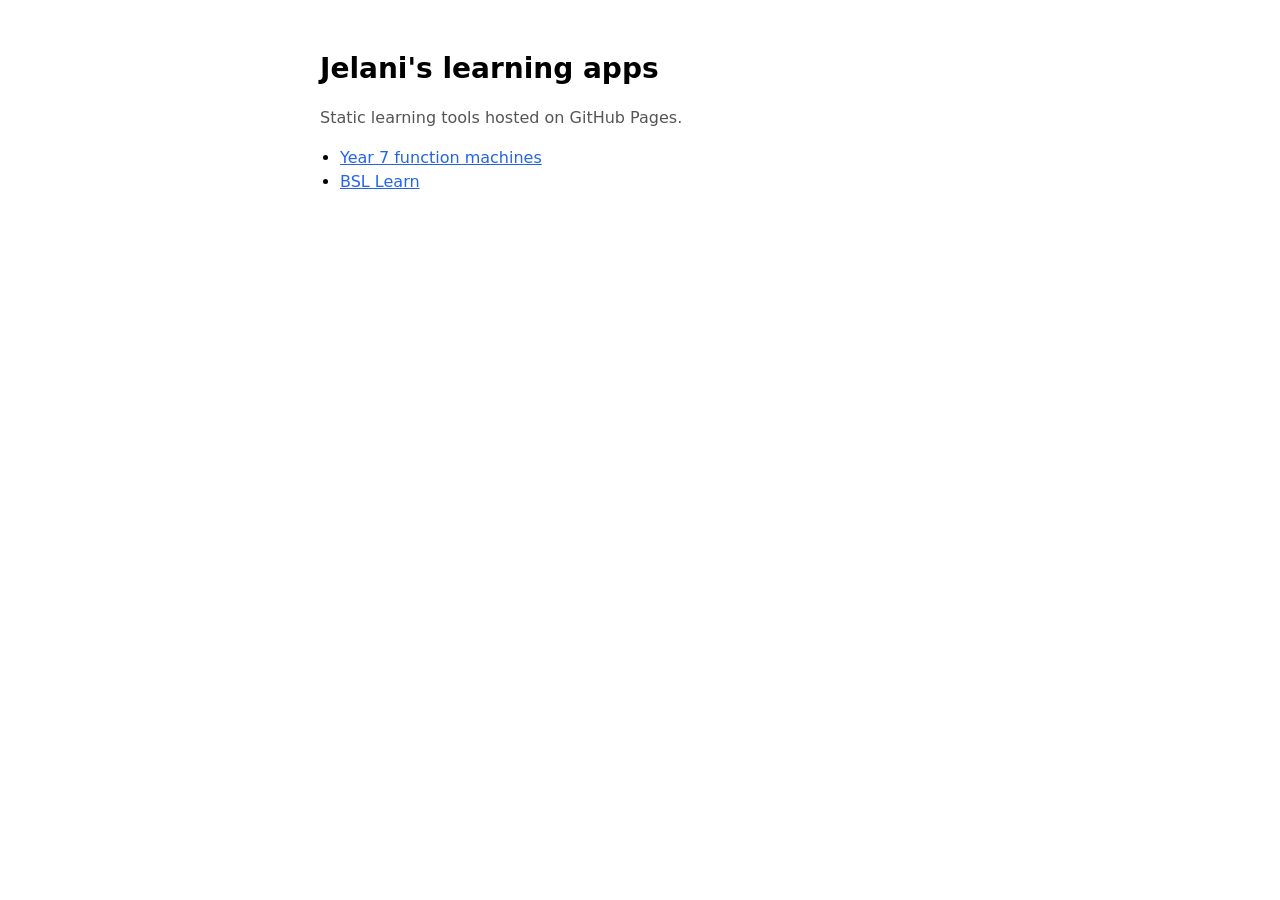
<file: index.html>
<!DOCTYPE html>
<html lang="en">
<head>
  <meta charset="utf-8" />
  <meta name="viewport" content="width=device-width, initial-scale=1" />
  <title>Jelani's learning apps</title>
  <style>
    :root { color-scheme: light dark; }
    body { font-family: system-ui, sans-serif; max-width: 40rem; margin: 3rem auto; padding: 0 1.25rem; line-height: 1.5; }
    h1 { font-size: 1.75rem; margin-bottom: 0.5rem; }
    p { color: #555; }
    ul { padding-left: 1.25rem; }
    a { color: #2563eb; }
  </style>
</head>
<body>
  <h1>Jelani's learning apps</h1>
  <p>Static learning tools hosted on GitHub Pages.</p>
  <ul>
    <li><a href="y7-function-machines.html">Year 7 function machines</a></li>
    <li><a href="bsl-learn/">BSL Learn</a></li>
  </ul>
</body>
</html>
</file>
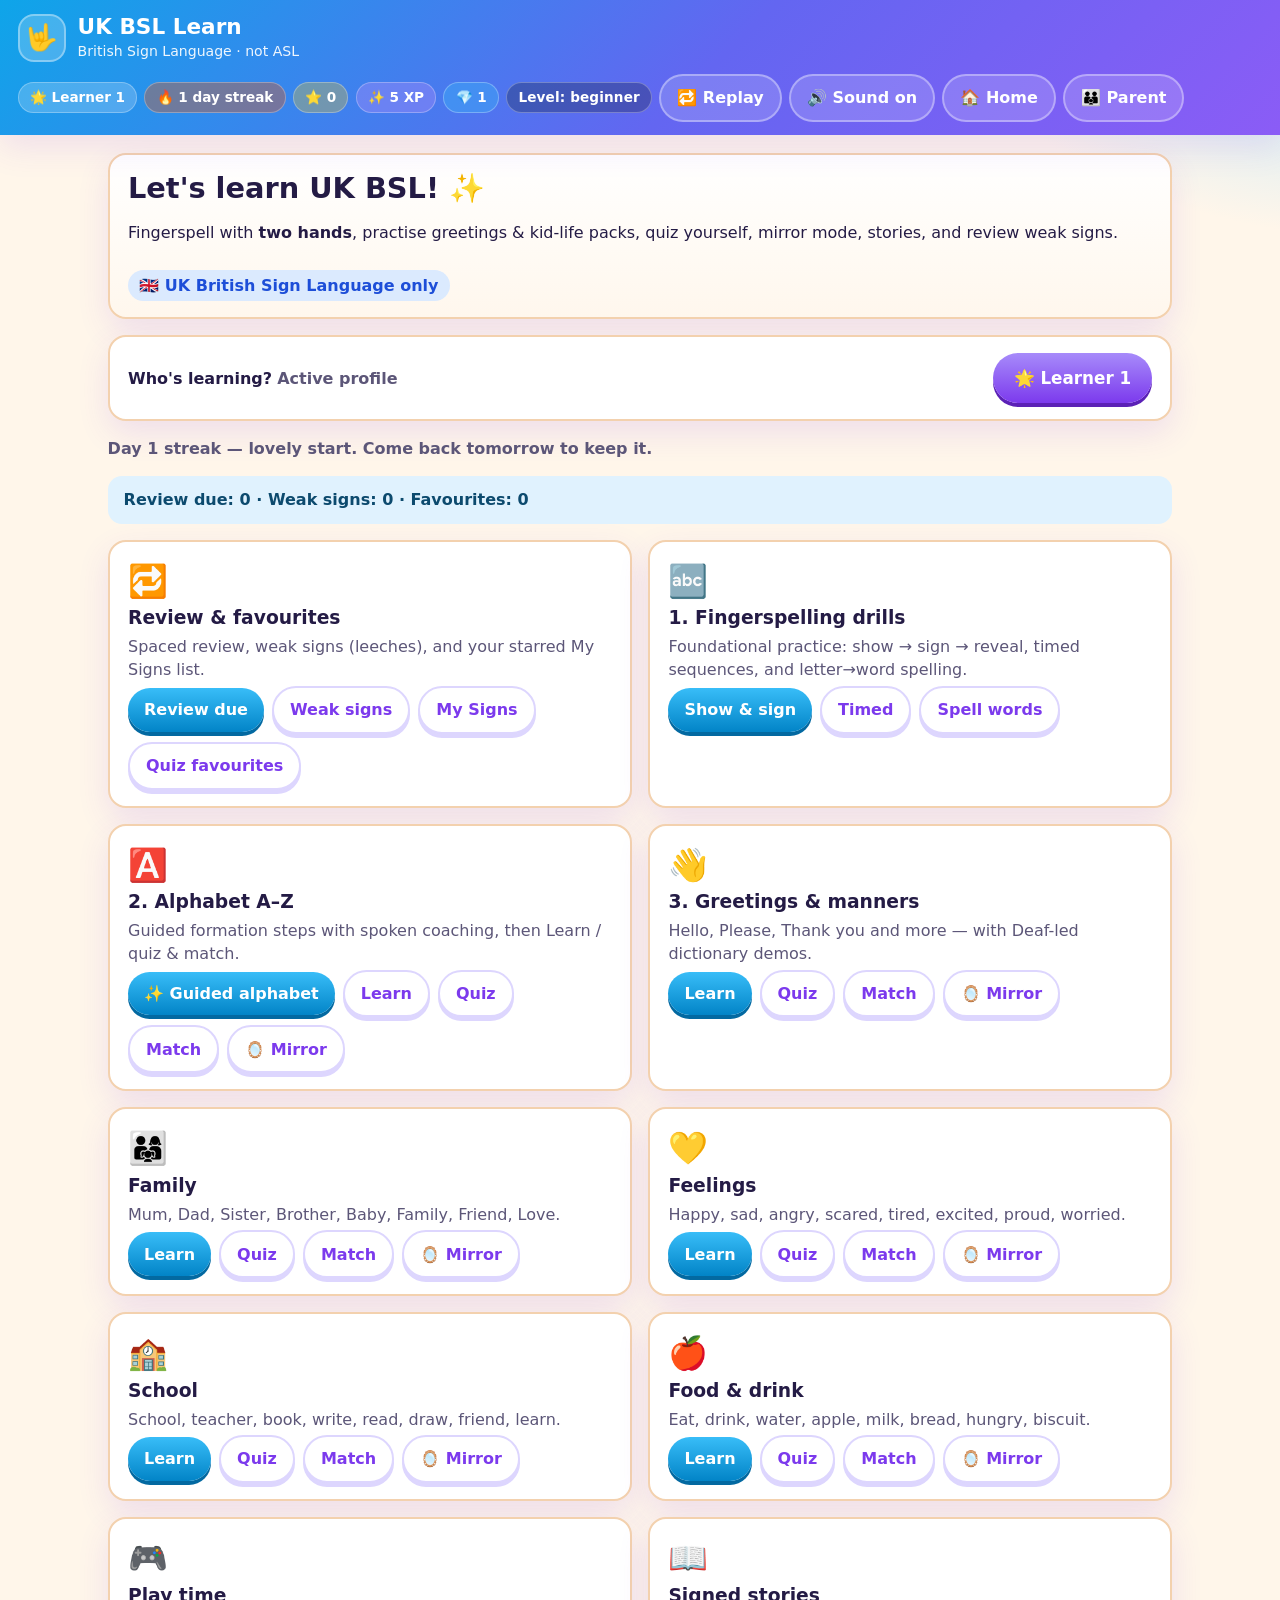
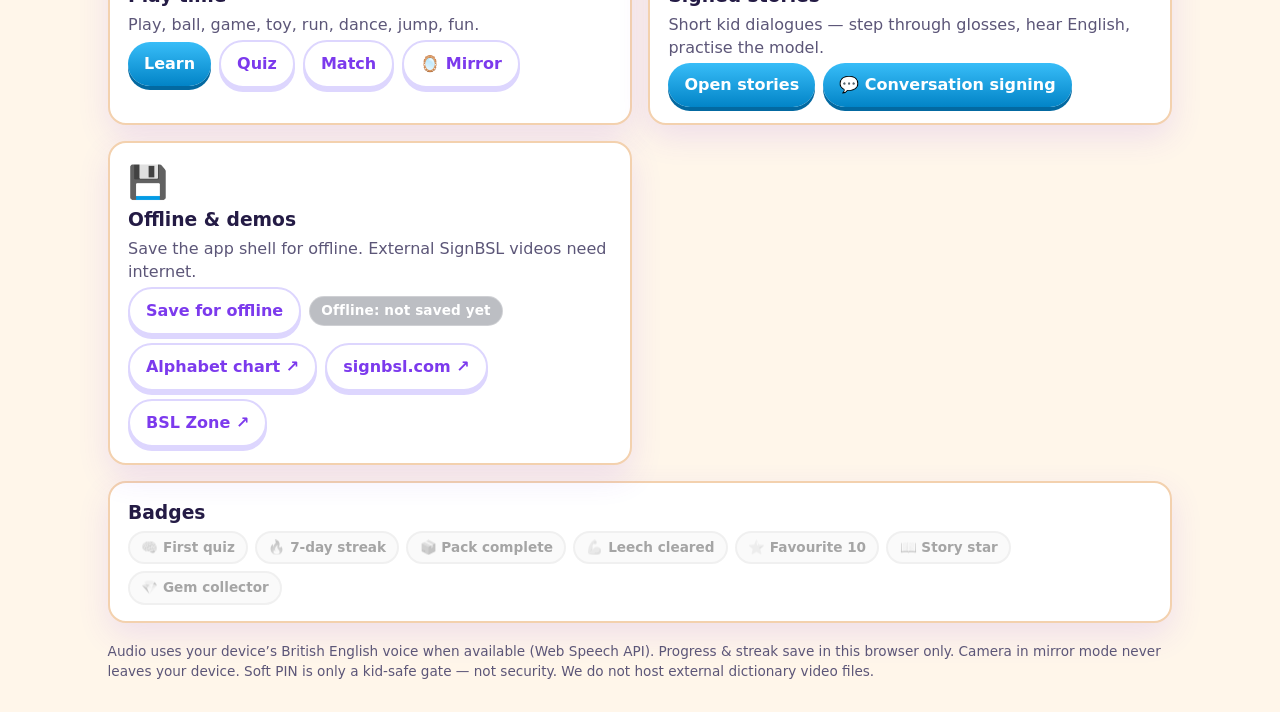
<file: bsl-learn/index.html>
<!DOCTYPE html>
<html lang="en-GB">
<head>
  <meta charset="UTF-8" />
  <meta name="viewport" content="width=device-width, initial-scale=1" />
  <meta name="description" content="Kid-friendly UK British Sign Language (BSL) learning app — fingerspelling, greetings, quizzes, mirror practice." />
  <meta name="theme-color" content="#0284c7" />
  <title>UK BSL Learn — British Sign Language for kids</title>
  <link rel="stylesheet" href="styles.css" />
</head>
<body>
  <div id="celeb-burst" class="celeb-burst" aria-hidden="true"></div>
  <header class="app-header">
    <div class="brand">
      <div class="brand-badge" aria-hidden="true">🤟</div>
      <div>
        <h1>UK BSL Learn</h1>
        <p>British Sign Language · not ASL</p>
      </div>
    </div>
    <div class="header-actions">
      <span class="pill profile" id="profile-badge" title="Active profile">🌟 Learner 1</span>
      <span class="pill streak" id="streak-badge" title="Daily streak">🔥 0 day streak</span>
      <span class="pill stars" id="stars-badge">⭐ 0</span>
      <span class="pill xp" id="xp-badge" title="Experience">✨ 0 XP</span>
      <span class="pill gems" id="gems-badge" title="Gems">💎 0</span>
      <span class="level-chip" id="level-chip">Level: beginner</span>
      <button type="button" class="secondary" id="btn-replay" title="Replay last speech">🔁 Replay</button>
      <button type="button" class="secondary" id="btn-mute" aria-pressed="false">🔊 Sound on</button>
      <button type="button" class="secondary" id="btn-home">🏠 Home</button>
      <button type="button" class="secondary" id="btn-parent">👪 Parent</button>
    </div>
  </header>

  <main>
    <!-- HOME -->
    <section id="screen-home" class="screen active" aria-label="Home">
      <div class="hero">
        <h2>Let's learn UK BSL! ✨</h2>
        <p>
          Fingerspell with <strong>two hands</strong>, practise greetings &amp; kid-life packs,
          quiz yourself, mirror mode, stories, and review weak signs.
        </p>
        <span class="uk-tag">🇬🇧 UK British Sign Language only</span>
      </div>

      <div class="profile-bar card" id="profile-bar">
        <div class="mode-row" style="justify-content:space-between;width:100%">
          <div>
            <strong>Who's learning?</strong>
            <span id="profile-switcher-label" class="note"> Active profile</span>
          </div>
          <div class="mode-row" id="profile-switcher"></div>
        </div>
      </div>

      <p id="streak-home-msg" class="note" style="margin-bottom:1rem"></p>
      <p id="home-celebrate" class="feedback ok" style="display:none"></p>

      <div class="grid" id="home-grid">
        <article class="card">
          <div class="emoji">🔁</div>
          <h3>Review &amp; favourites</h3>
          <p>Spaced review, weak signs (leeches), and your starred My Signs list.</p>
          <div class="mode-row">
            <button type="button" data-open="review:quiz">Review due</button>
            <button type="button" class="secondary" data-open="leech:quiz">Weak signs</button>
            <button type="button" class="secondary" data-open="favourites:learn">My Signs</button>
            <button type="button" class="secondary" data-open="favourites:quiz">Quiz favourites</button>
          </div>
        </article>

        <article class="card">
          <div class="emoji">🔤</div>
          <h3>1. Fingerspelling drills</h3>
          <p>Foundational practice: show → sign → reveal, timed sequences, and letter→word spelling.</p>
          <div class="mode-row">
            <button type="button" data-open="alphabet:drill-show">Show &amp; sign</button>
            <button type="button" class="secondary" data-open="alphabet:drill-timed">Timed</button>
            <button type="button" class="secondary" data-open="alphabet:drill-spell">Spell words</button>
          </div>
        </article>

        <article class="card">
          <div class="emoji">🅰️</div>
          <h3>2. Alphabet A–Z</h3>
          <p>Guided formation steps with spoken coaching, then Learn / quiz &amp; match.</p>
          <div class="mode-row">
            <button type="button" data-open="alphabet:guide">✨ Guided alphabet</button>
            <button type="button" class="secondary" data-open="alphabet:learn">Learn</button>
            <button type="button" class="secondary" data-open="alphabet:quiz">Quiz</button>
            <button type="button" class="secondary" data-open="alphabet:match">Match</button>
            <button type="button" class="secondary" data-open="alphabet:mirror">🪞 Mirror</button>
          </div>
        </article>

        <article class="card">
          <div class="emoji">👋</div>
          <h3>3. Greetings &amp; manners</h3>
          <p>Hello, Please, Thank you and more — with Deaf-led dictionary demos.</p>
          <div class="mode-row">
            <button type="button" data-open="greetings:learn">Learn</button>
            <button type="button" class="secondary" data-open="greetings:quiz">Quiz</button>
            <button type="button" class="secondary" data-open="greetings:match">Match</button>
            <button type="button" class="secondary" data-open="greetings:mirror">🪞 Mirror</button>
          </div>
        </article>

        <article class="card">
          <div class="emoji">👨‍👩‍👧</div>
          <h3>Family</h3>
          <p>Mum, Dad, Sister, Brother, Baby, Family, Friend, Love.</p>
          <div class="mode-row">
            <button type="button" data-open="family:learn">Learn</button>
            <button type="button" class="secondary" data-open="family:quiz">Quiz</button>
            <button type="button" class="secondary" data-open="family:match">Match</button>
            <button type="button" class="secondary" data-open="family:mirror">🪞 Mirror</button>
          </div>
        </article>

        <article class="card">
          <div class="emoji">💛</div>
          <h3>Feelings</h3>
          <p>Happy, sad, angry, scared, tired, excited, proud, worried.</p>
          <div class="mode-row">
            <button type="button" data-open="feelings:learn">Learn</button>
            <button type="button" class="secondary" data-open="feelings:quiz">Quiz</button>
            <button type="button" class="secondary" data-open="feelings:match">Match</button>
            <button type="button" class="secondary" data-open="feelings:mirror">🪞 Mirror</button>
          </div>
        </article>

        <article class="card">
          <div class="emoji">🏫</div>
          <h3>School</h3>
          <p>School, teacher, book, write, read, draw, friend, learn.</p>
          <div class="mode-row">
            <button type="button" data-open="school:learn">Learn</button>
            <button type="button" class="secondary" data-open="school:quiz">Quiz</button>
            <button type="button" class="secondary" data-open="school:match">Match</button>
            <button type="button" class="secondary" data-open="school:mirror">🪞 Mirror</button>
          </div>
        </article>

        <article class="card">
          <div class="emoji">🍎</div>
          <h3>Food &amp; drink</h3>
          <p>Eat, drink, water, apple, milk, bread, hungry, biscuit.</p>
          <div class="mode-row">
            <button type="button" data-open="food:learn">Learn</button>
            <button type="button" class="secondary" data-open="food:quiz">Quiz</button>
            <button type="button" class="secondary" data-open="food:match">Match</button>
            <button type="button" class="secondary" data-open="food:mirror">🪞 Mirror</button>
          </div>
        </article>

        <article class="card">
          <div class="emoji">🎮</div>
          <h3>Play time</h3>
          <p>Play, ball, game, toy, run, dance, jump, fun.</p>
          <div class="mode-row">
            <button type="button" data-open="play:learn">Learn</button>
            <button type="button" class="secondary" data-open="play:quiz">Quiz</button>
            <button type="button" class="secondary" data-open="play:match">Match</button>
            <button type="button" class="secondary" data-open="play:mirror">🪞 Mirror</button>
          </div>
        </article>

        <article class="card">
          <div class="emoji">📖</div>
          <h3>Signed stories</h3>
          <p>Short kid dialogues — step through glosses, hear English, practise the model.</p>
          <div class="mode-row">
            <button type="button" data-open="stories:list">Open stories</button>
            <button type="button" data-open="stories:coach">💬 Conversation signing</button>
          </div>
        </article>

        <article class="card">
          <div class="emoji">💾</div>
          <h3>Offline &amp; demos</h3>
          <p>Save the app shell for offline. External SignBSL videos need internet.</p>
          <div class="mode-row">
            <button type="button" class="secondary" id="btn-offline-save">Save for offline</button>
            <span class="level-chip" id="offline-status">Offline: unknown</span>
            <a class="link-btn" href="https://www.british-sign.co.uk/bsl-fingerspelling-alphabet-chart" target="_blank" rel="noopener">Alphabet chart ↗</a>
            <a class="link-btn" href="https://www.signbsl.com/sign/hello" target="_blank" rel="noopener">signbsl.com ↗</a>
            <a class="link-btn" href="https://www.bslzone.co.uk" target="_blank" rel="noopener">BSL Zone ↗</a>
          </div>
        </article>
      </div>

      <div class="card" style="margin-top:1rem" id="home-badges-card">
        <h3>Badges</h3>
        <div class="badge-row" id="home-badges"></div>
      </div>

      <p class="footer-note">
        Audio uses your device’s British English voice when available (Web Speech API).
        Progress &amp; streak save in this browser only. Camera in mirror mode never leaves your device.
        Soft PIN is only a kid-safe gate — not security. We do not host external dictionary video files.
      </p>
    </section>

    <!-- LEARN -->
    <section id="screen-learn" class="screen" aria-label="Learn cards">
      <div class="toolbar">
        <button type="button" class="secondary" id="btn-speak-card">🗣️ Read aloud</button>
        <button type="button" class="secondary" id="btn-fav-toggle" title="Toggle favourite">☆ Favourite</button>
        <span id="learn-progress" class="level-chip">1 / 1</span>
      </div>
      <div class="learn-layout">
        <div class="sign-panel" id="learn-panel"></div>
        <div class="card">
          <h3>Tips</h3>
          <p>BSL fingerspelling uses <strong>both hands</strong>. Keep the contact point where your helper can see it. Slow and clear beats fast!</p>
          <p class="progress-stars" aria-hidden="true">⭐⭐⭐</p>
          <div class="feedback" id="learn-feedback"></div>
          <div class="nav-row">
            <button type="button" class="secondary" id="btn-prev">← Back</button>
            <button type="button" class="big" id="btn-next">Next →</button>
          </div>
        </div>
      </div>
    </section>

    <!-- QUIZ -->
    <section id="screen-quiz" class="screen" aria-label="Quiz">
      <div class="toolbar">
        <button type="button" class="secondary" id="btn-quiz-skip">Skip</button>
        <span class="level-chip" id="quiz-mode-chip">Quiz · adaptive</span>
      </div>
      <div class="sign-panel" id="quiz-prompt"></div>
      <div class="quiz-options" id="quiz-options"></div>
      <div class="feedback" id="quiz-feedback"></div>
    </section>

    <!-- MATCH -->
    <section id="screen-match" class="screen" aria-label="Matching">
      <div class="toolbar">
        <button type="button" class="secondary" id="btn-match-reshuffle">Reshuffle</button>
        <span class="level-chip">Drag or tap to match</span>
      </div>
      <div class="match-board">
        <div class="match-col">
          <h4>Signs / letters</h4>
          <div id="match-left"></div>
        </div>
        <div class="match-col">
          <h4>Meanings</h4>
          <div id="match-right"></div>
        </div>
      </div>
      <div class="feedback" id="match-feedback"></div>
    </section>

    <!-- DRILL -->
    <section id="screen-drill" class="screen" aria-label="Fingerspelling drills">
      <div class="toolbar">
        <span class="level-chip">Fingerspelling drills · UK BSL</span>
      </div>
      <div class="sign-panel" id="drill-panel"></div>
    </section>

    <!-- MIRROR -->
    <section id="screen-mirror" class="screen" aria-label="Mirror practice">
      <div class="privacy">
        🔒 <strong>Privacy:</strong> Mirror mode uses your camera on this device only.
        Nothing is uploaded or recorded by this app. You can deny camera access and still use a real mirror.
      </div>
      <div class="mirror-layout">
        <div class="mirror-box" id="mirror-demo"></div>
        <div class="mirror-box">
          <div class="mirror-label">You (mirrored)</div>
          <video id="mirror-video" playsinline muted autoplay></video>
          <div id="mirror-fallback" style="display:none;padding:1.5rem;text-align:center"></div>
        </div>
      </div>
      <div class="nav-row" style="justify-content:center;margin-top:1rem">
        <button type="button" class="secondary" id="mirror-prev">← Prev</button>
        <button type="button" class="big" id="mirror-got-it">I matched it ⭐</button>
        <button type="button" class="secondary" id="mirror-next">Next →</button>
      </div>
      <div class="feedback" id="mirror-feedback"></div>
    </section>


    <!-- ALPHABET GUIDE -->
    <section id="screen-guide" class="screen" aria-label="Guided alphabet">
      <div class="toolbar">
        <button type="button" class="secondary" id="btn-guide-home">← Home</button>
        <span class="level-chip">Guided alphabet · How to form letters</span>
      </div>
      <div class="guide-layout">
        <div class="sign-panel" id="guide-panel">
          <h2 id="guide-letter-title">Letter A</h2>
          <div id="guide-hand"></div>
          <div id="guide-demo"></div>
        </div>
        <div class="card">
          <div id="guide-step-pills" class="step-pills" aria-label="Formation steps"></div>
          <div id="guide-step-card" class="guide-step-card">
            <p id="guide-step-label" class="step-label">Step 1</p>
            <p id="guide-step-text" class="guide-step-text"></p>
          </div>
          <div class="feedback info" id="guide-feedback"></div>
          <div class="nav-row">
            <button type="button" class="secondary" id="btn-guide-prev-step">← Prev step</button>
            <button type="button" class="big" id="btn-guide-next-step">Next step →</button>
          </div>
          <div class="nav-row" style="margin-top:.5rem">
            <button type="button" class="secondary" id="btn-guide-play-all">▶️ Play all steps</button>
            <button type="button" class="secondary" id="btn-guide-next-letter">Next letter →</button>
            <button type="button" class="secondary" id="btn-guide-speak">🗣️ Replay coach</button>
          </div>
        </div>
      </div>
    </section>

    <!-- STORIES -->
    <section id="screen-stories" class="screen" aria-label="Signed stories">
      <div class="toolbar">
        <button type="button" class="secondary" id="btn-stories-back">← Home</button>
        <span class="level-chip">Signed stories · UK BSL</span>
      </div>
      <div id="stories-list" class="grid"></div>
      <div id="story-player" class="card" style="display:none;margin-top:1rem">
        <p id="story-coach-banner" class="coach-banner" style="display:none">Conversation coach — watch the turn strip, form each sign in-panel, then listen for spoken guidance.</p>
        <h2 id="story-title"></h2>
        <p id="story-progress" class="level-chip"></p>
        <div id="story-turn-strip" class="turn-strip" aria-label="Conversation turns"></div>
        <p id="story-role" class="turn-role"></p>
        <p id="story-english" class="hero" style="margin:0.6rem 0"></p>
        <p id="story-gloss" class="spell-word"></p>
        <div id="story-sign-coach" class="sign-coach-panel" aria-label="How to form signs"></div>
        <div id="story-demo"></div>
        <div class="nav-row" style="margin-top:0.8rem">
          <button type="button" class="secondary" id="btn-story-prev">← Back</button>
          <button type="button" class="secondary" id="btn-story-speak">🗣️ Speak line</button>
          <button type="button" id="btn-story-coach">🎓 Coach</button>
          <button type="button" class="big" id="btn-story-next">Next →</button>
        </div>
        <div class="feedback" id="story-feedback"></div>
      </div>
    </section>

    <!-- PARENT GATE -->
    <section id="screen-parent-gate" class="screen" aria-label="Parent gate">
      <div class="card parent-gate">
        <h2>👪 Parent zone</h2>
        <p id="parent-gate-msg">Enter PIN <strong>1234</strong> (or leave blank and confirm).</p>
        <label class="sr-only" for="parent-pin">PIN</label>
        <input id="parent-pin" type="password" inputmode="numeric" placeholder="PIN (1234)" autocomplete="off" />
        <div class="mode-row" style="justify-content:center">
          <button type="button" id="btn-parent-enter">Open dashboard</button>
          <button type="button" class="secondary" id="btn-parent-cancel">Cancel</button>
        </div>
      </div>
    </section>

    <!-- PARENT DASH -->
    <section id="screen-parent" class="screen" aria-label="Parent dashboard">
      <div class="toolbar">
        <button type="button" class="secondary" id="btn-parent-back">← Back</button>
        <button type="button" class="danger" id="btn-reset-progress">Reset progress</button>
      </div>
      <h2>Weekly learning snapshot</h2>
      <p class="meaning">Approx. from on-device activity (localStorage). Times are estimates from session lengths.</p>
      <div class="stat-grid" id="parent-stats"></div>
      <div class="card">
        <h3>Last 7 days (minutes)</h3>
        <div id="parent-bars"></div>
      </div>
      <div class="grid" style="margin-top:1rem">
        <div class="card">
          <h3>Modules completed</h3>
          <ul id="parent-modules"></ul>
        </div>
        <div class="card">
          <h3>Quiz accuracy by area</h3>
          <ul id="parent-quiz"></ul>
        </div>
      </div>
      <div class="card" style="margin-top:1rem">
        <h3>Household &amp; kid-safe gates</h3>
        <p class="note">PIN is only a soft gate — not security. Use kid mode so leaving parent zone / switching profiles / reset needs the PIN.</p>
        <div class="mode-row">
          <label>Soft PIN <input id="parent-set-pin" type="password" inputmode="numeric" placeholder="new PIN" maxlength="8" style="width:7rem;padding:.4rem;border-radius:10px;border:2px solid #ddd6fe" /></label>
          <button type="button" class="secondary" id="btn-save-pin">Save PIN</button>
          <label><input type="checkbox" id="parent-kid-mode" /> Kid mode on</label>
        </div>
        <div class="mode-row" style="margin-top:.6rem">
          <input id="parent-new-name" type="text" placeholder="New profile name" maxlength="24" style="padding:.5rem;border-radius:10px;border:2px solid #ddd6fe" />
          <button type="button" class="secondary" id="btn-add-profile">Add profile</button>
          <button type="button" class="secondary" id="btn-export-pack">Export JSON pack</button>
          <button type="button" class="secondary" id="btn-parent-offline">Save for offline</button>
        </div>
        <p id="parent-xp-summary" class="note"></p>
        <div class="badge-row" id="parent-badges"></div>
      </div>
    </section>
  </main>

  <script src="assets/bsl-data.js"></script>
  <script src="assets/app.js"></script>
</body>
</html>
</file>
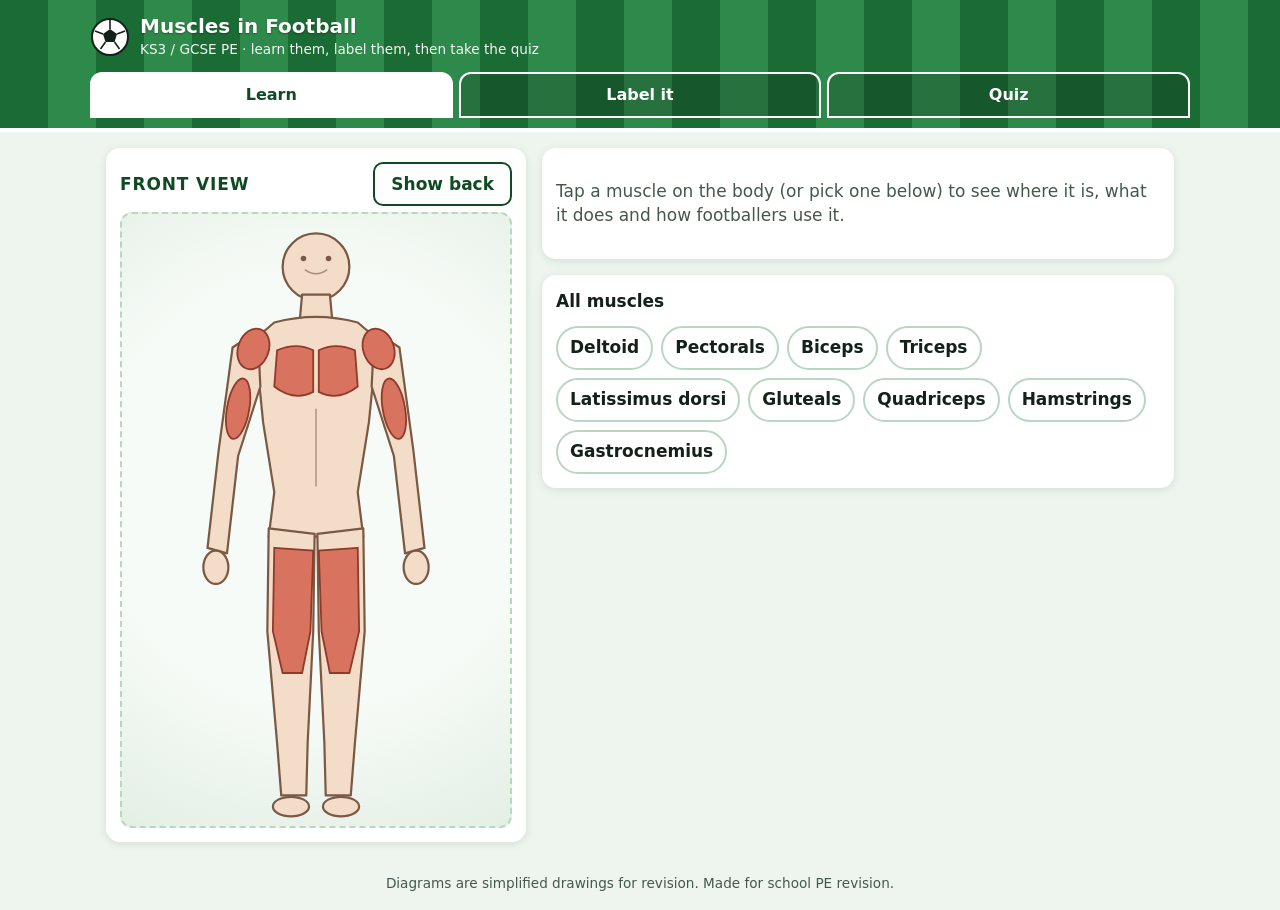
<file: muscles-football-quiz/index.html>
<!DOCTYPE html>
<html lang="en-GB">
<head>
<meta charset="utf-8">
<meta name="viewport" content="width=device-width, initial-scale=1">
<title>Muscles in Football – Learn, Label and Quiz (KS3/GCSE PE)</title>
<style>
  :root{
    --pitch:#1b6b34; --pitch-dark:#0f4a22; --pitch-light:#2e8a4a; --line:#ffffff;
    --ink:#14211a; --muted:#45584c; --card:#ffffff; --bg:#eef5ef;
    --muscle:#d8735f; --muscle-stroke:#8f3a2b; --hover:#f0a08e;
    --sel:#ffd23f; --ok:#1f8a3b; --ok-bg:#dff3e4; --bad:#b3261e; --bad-bg:#fbe3e1;
    --focus:#1d4ed8; --radius:14px;
  }
  *{box-sizing:border-box}
  html,body{margin:0}
  body{font-family:system-ui,-apple-system,"Segoe UI",Roboto,Arial,sans-serif;color:var(--ink);background:var(--bg);line-height:1.45;font-size:17px}
  header{background:repeating-linear-gradient(90deg,var(--pitch) 0 48px,var(--pitch-light) 48px 96px);color:#fff;padding:14px 16px 10px;border-bottom:4px solid var(--line)}
  .brand{display:flex;align-items:center;gap:10px;max-width:1100px;margin:0 auto}
  .brand h1{font-size:1.25rem;margin:0;line-height:1.2;text-shadow:0 1px 2px rgba(0,0,0,.35)}
  .brand p{margin:2px 0 0;font-size:.85rem;opacity:.95}
  .ball{flex:none;width:40px;height:40px}
  nav[role=tablist]{display:flex;gap:6px;max-width:1100px;margin:12px auto 0}
  .tab{flex:1;min-height:46px;border:2px solid #fff;background:rgba(0,0,0,.18);color:#fff;font-weight:700;font-size:1rem;border-radius:12px 12px 0 0;cursor:pointer}
  .tab[aria-selected=true]{background:#fff;color:var(--pitch-dark)}
  main{max-width:1100px;margin:0 auto;padding:16px}
  .panel[hidden]{display:none}
  .layout{display:grid;gap:16px}
  @media (min-width:820px){.layout{grid-template-columns:minmax(300px,420px) 1fr;align-items:start}}
  .box{background:var(--card);border-radius:var(--radius);padding:14px;box-shadow:0 2px 8px rgba(15,74,34,.12)}
  .diagram-wrap{position:relative}
  .diagram-head{display:flex;justify-content:space-between;align-items:center;gap:8px;margin-bottom:6px}
  .view-label{font-weight:800;letter-spacing:.05em;text-transform:uppercase;color:var(--pitch-dark)}
  .diagram svg{width:100%;height:auto;max-height:68vh;display:block;margin:0 auto;touch-action:manipulation}
  .diagram{background:radial-gradient(circle at 50% 45%,#f7fbf7 0 55%,#e3efe5 100%);border-radius:12px;border:2px dashed #b9d6c0}
  .body-outline{fill:#f3dcc8;stroke:#7a5a45;stroke-width:1.6;stroke-linejoin:round}
  .detail{fill:none;stroke:#7a5a45;stroke-width:1;opacity:.6}
  .muscle{cursor:pointer;outline:none}
  .muscle path,.muscle ellipse{fill:var(--muscle);stroke:var(--muscle-stroke);stroke-width:1.3;transition:fill .15s}
  @media (hover:hover){.muscle:hover path,.muscle:hover ellipse{fill:var(--hover)}}
  .muscle:focus-visible path,.muscle:focus-visible ellipse{stroke:var(--focus);stroke-width:3}
  .muscle.selected path,.muscle.selected ellipse{fill:var(--sel);stroke:#7a5b00;stroke-width:2.2}
  .muscle.correct path,.muscle.correct ellipse{fill:#3fbf63;stroke:#0d5a23;stroke-width:2.4}
  .muscle.wrong path,.muscle.wrong ellipse{fill:#e5534b;stroke:#6e130e;stroke-width:2.4}
  .muscle.reveal path,.muscle.reveal ellipse{fill:#3fbf63;stroke:#0d5a23;stroke-width:2.4;animation:pulse 1s ease-in-out 3}
  @keyframes pulse{50%{stroke-width:5;stroke:#ffd23f}}
  button{font:inherit}
  .btn{min-height:44px;padding:8px 16px;border-radius:10px;border:2px solid var(--pitch-dark);background:var(--pitch);color:#fff;font-weight:700;cursor:pointer}
  .btn:hover{background:var(--pitch-dark)}
  .btn.secondary{background:#fff;color:var(--pitch-dark)}
  .btn.secondary:hover{background:#e6f2e9}
  .btn[hidden]{display:none}
  :focus-visible{outline:3px solid var(--focus);outline-offset:2px}
  .chips{display:flex;flex-wrap:wrap;gap:8px;margin-top:12px}
  .chip{min-height:44px;padding:6px 12px;border-radius:999px;border:2px solid #b9d6c0;background:#fff;color:var(--ink);font-weight:600;cursor:pointer}
  .chip[aria-pressed=true]{background:var(--sel);border-color:#7a5b00}
  .card-name{margin:0 0 4px;font-size:1.45rem;color:var(--pitch-dark)}
  .card-sub{margin:0 0 10px;color:var(--muted);font-size:.9rem}
  dl.facts{margin:0;display:grid;gap:10px}
  dl.facts dt{font-weight:800;font-size:.8rem;text-transform:uppercase;letter-spacing:.05em;color:var(--muted)}
  dl.facts dd{margin:0}
  .football{background:#e8f5ec;border-left:5px solid var(--pitch);padding:8px 10px;border-radius:8px}
  .placeholder{color:var(--muted)}
  .prompt{font-size:1.3rem;margin:0 0 8px}
  .prompt strong{color:var(--pitch-dark)}
  .feedback{min-height:3em;padding:10px;border-radius:10px;margin:10px 0;font-weight:600}
  .feedback[data-result=correct]{background:var(--ok-bg);color:#0d4f1f}
  .feedback[data-result=wrong]{background:var(--bad-bg);color:#7d1711}
  .scoreline{display:flex;justify-content:space-between;align-items:center;gap:8px;flex-wrap:wrap;font-weight:700}
  .progress{height:14px;background:#d7e7db;border-radius:999px;overflow:hidden;margin:6px 0 14px}
  .progress > div{height:100%;width:0;background:linear-gradient(90deg,var(--pitch),#55c271);transition:width .3s}
  #qText{font-size:1.2rem;margin:4px 0 14px}
  #qOptions{display:grid;gap:10px}
  .opt{text-align:left;min-height:52px;padding:10px 14px;border:2px solid #b9d6c0;border-radius:12px;background:#fff;color:var(--ink);font-weight:600;cursor:pointer;font-size:1rem}
  .opt:hover:not(:disabled){border-color:var(--pitch);background:#f1f8f3}
  .opt:disabled{cursor:default}
  .opt.correct{background:var(--ok-bg);border-color:var(--ok);color:#0d4f1f}
  .opt.correct::after{content:"  ✔"}
  .opt.wrong{background:var(--bad-bg);border-color:var(--bad);color:#7d1711}
  .opt.wrong::after{content:"  ✘"}
  .explain{margin-top:12px;padding:10px;border-radius:10px;background:#f4f7f5;border-left:5px solid var(--pitch)}
  .explain[hidden]{display:none}
  .actions{display:flex;gap:10px;flex-wrap:wrap;margin-top:12px}
  .big-score{font-size:2.6rem;font-weight:900;color:var(--pitch-dark);margin:4px 0}
  .review-item{border:1px solid #d7e7db;border-radius:10px;padding:10px;margin:8px 0;background:#fbfdfb}
  .review-item p{margin:4px 0}
  .best{font-size:.95rem;color:var(--muted);font-weight:600}
  footer{text-align:center;color:var(--muted);font-size:.85rem;padding:16px}
  .sr-only{position:absolute;width:1px;height:1px;overflow:hidden;clip:rect(0 0 0 0);white-space:nowrap}
  @media (prefers-reduced-motion:reduce){*{animation:none!important;transition:none!important}}
</style>
</head>
<body>
<header>
  <div class="brand">
    <svg class="ball" viewBox="0 0 40 40" aria-hidden="true"><circle cx="20" cy="20" r="18" fill="#fff" stroke="#14211a" stroke-width="2"/><polygon points="20,12 27,17 24.5,25 15.5,25 13,17" fill="#14211a"/><path d="M20 12V3M27 17l8-3M24.5 25l5 7M15.5 25l-5 7M13 17l-8-3" stroke="#14211a" stroke-width="1.6"/></svg>
    <div>
      <h1>Muscles in Football</h1>
      <p>KS3 / GCSE PE · learn them, label them, then take the quiz</p>
    </div>
  </div>
  <nav role="tablist" aria-label="Mode">
    <button class="tab" role="tab" id="tab-learn" aria-controls="panel-learn" aria-selected="true">Learn</button>
    <button class="tab" role="tab" id="tab-label" aria-controls="panel-label" aria-selected="false" tabindex="-1">Label it</button>
    <button class="tab" role="tab" id="tab-quiz" aria-controls="panel-quiz" aria-selected="false" tabindex="-1">Quiz</button>
  </nav>
</header>

<main>
  <!-- LEARN -->
  <section class="panel" id="panel-learn" role="tabpanel" aria-labelledby="tab-learn">
    <div class="layout">
      <div class="box diagram-wrap">
        <div class="diagram-head">
          <span class="view-label" data-role="viewLabel">Front view</span>
          <button class="btn secondary" data-role="viewToggle" aria-pressed="false">Show back</button>
        </div>
        <div class="diagram" data-role="diagram"></div>
      </div>
      <div>
        <div class="box" id="infoCard" aria-live="polite">
          <p class="placeholder">Tap a muscle on the body (or pick one below) to see where it is, what it does and how footballers use it.</p>
        </div>
        <div class="box" style="margin-top:16px">
          <strong>All muscles</strong>
          <div class="chips" id="chips"></div>
        </div>
      </div>
    </div>
  </section>

  <!-- LABEL -->
  <section class="panel" id="panel-label" role="tabpanel" aria-labelledby="tab-label" hidden>
    <div class="layout">
      <div class="box diagram-wrap">
        <div class="diagram-head">
          <span class="view-label" data-role="viewLabel">Front view</span>
          <button class="btn secondary" data-role="viewToggle" aria-pressed="false">Show back</button>
        </div>
        <div class="diagram" data-role="diagram"></div>
      </div>
      <div class="box">
        <p class="prompt">Tap the: <strong id="labelTarget" data-target=""></strong></p>
        <div class="feedback" id="labelFeedback" aria-live="polite" data-result="">Find it on the body. Switch between front and back if you need to.</div>
        <div class="scoreline"><span>Score: <span id="labelScore">0 / 0</span></span>
          <button class="btn" id="labelNext" hidden>Next muscle ▶</button></div>
      </div>
    </div>
  </section>

  <!-- QUIZ -->
  <section class="panel" id="panel-quiz" role="tabpanel" aria-labelledby="tab-quiz" hidden>
    <div class="box" id="qRun">
      <div class="scoreline"><span id="qCount">Question 1 of 15</span><span class="best" id="bestScore">Best: none yet</span></div>
      <div class="progress" id="qProgress" role="progressbar" aria-label="Quiz progress" aria-valuemin="0" aria-valuemax="15" aria-valuenow="0"><div></div></div>
      <h2 id="qText" tabindex="-1"></h2>
      <div id="qOptions" role="group" aria-labelledby="qText"></div>
      <div class="explain" id="qExplain" aria-live="polite" hidden></div>
      <div class="actions"><button class="btn" id="qNext" hidden>Next ▶</button></div>
    </div>
    <div class="box" id="qResults" hidden>
      <h2 style="margin:0">Full time! ⚽</h2>
      <div class="big-score" id="qFinalScore" data-score="0">0 / 15</div>
      <p id="qMessage"></p>
      <p class="best" id="bestScoreResults"></p>
      <div class="actions"><button class="btn" id="qRetry">Play again (new questions)</button></div>
      <h3>Ones to review</h3>
      <div id="qReview"></div>
    </div>
  </section>
</main>
<footer>Diagrams are simplified drawings for revision. Made for school PE revision.</footer>

<script>
(function(){
"use strict";

/* ---------- Data ---------- */
var MUSCLES = {
  deltoid:{name:"Deltoid", views:["front","back"],
    location:"The rounded cap of the shoulder. The front (anterior) part is seen from the front; the back is the posterior deltoid.",
    action:"Abducts the arm at the shoulder (lifts it out to the side). The front part also flexes the shoulder (arm forwards and up); the posterior deltoid extends it (pulls the arm back) and horizontally abducts it (takes the arm back at shoulder height).",
    where:"the rounded cap of the shoulder",
    football:"A goalkeeper raises their arms up to catch or tip a high cross over the bar. The posterior (back) deltoid extends the shoulder, swinging the arms back behind the body before a player jumps for a header.",
    pair:"Latissimus dorsi (abduction / adduction at the shoulder). Some exam boards (Edexcel) pair the pectorals with the lats instead."},
  pecs:{name:"Pectorals", alt:"pectoralis major", views:["front"], where:"the chest",
    location:"The chest, across the front of the ribcage.",
    action:"Adducts the arm at the shoulder and brings it across the chest (horizontal flexion).",
    football:"A goalkeeper sweeps an arm across their body to palm a shot away.",
    pair:"Latissimus dorsi (at the shoulder; the Edexcel pairing)"},
  biceps:{name:"Biceps", views:["front"], where:"the front of the upper arm",
    location:"The front of the upper arm.",
    action:"Flexes the elbow (bends the arm).",
    football:"A goalkeeper bends the elbows to pull a caught ball safely into the chest.",
    pair:"Triceps (at the elbow)"},
  triceps:{name:"Triceps", views:["back"], where:"the back of the upper arm",
    location:"The back of the upper arm.",
    action:"Extends the elbow (straightens the arm).",
    football:"Straightening the arms to release a throw-in, or a goalkeeper pushing the ball out to a defender.",
    pair:"Biceps (at the elbow)"},
  lats:{name:"Latissimus dorsi", views:["back"], where:"the sides of the back, below the armpits",
    location:"The large muscle on the sides of the back, below the armpits.",
    action:"Adducts and extends the arm at the shoulder (pulls the arm down and back towards the body).",
    football:"On a long throw-in, the lats pull the arms powerfully down and forwards from behind the head to launch the ball.",
    pair:"Deltoid (adduction / abduction at the shoulder). Some exam boards (Edexcel) pair the lats with the pectorals instead."},
  glutes:{name:"Gluteals", alt:"gluteus maximus", views:["back"], where:"the buttocks",
    location:"The buttocks, at the back of the hip.",
    action:"Extends the hip (moves the leg backwards).",
    football:"Driving each leg back hard when sprinting after a through ball, and when jumping.",
    pair:"Hip flexors (at the hip)"},
  quads:{name:"Quadriceps", views:["front"], where:"the front of the thigh",
    location:"The front of the thigh (a group of four muscles).",
    action:"Extends the knee (straightens the leg).",
    football:"Straightening the knee to strike the ball when shooting or passing; also extending the knees to jump for a header.",
    pair:"Hamstrings (at the knee)"},
  hamstrings:{name:"Hamstrings", views:["back"], where:"the back of the thigh",
    location:"The back of the thigh (a group of three muscles).",
    action:"Flexes the knee (bends the leg). They also help extend the hip.",
    football:"Bending the knee to take the leg back in the backswing before a kick, and to bring the heel up behind the body in the recovery phase of each sprinting stride.",
    pair:"Quadriceps (at the knee)"},
  gastrocnemius:{name:"Gastrocnemius", views:["back"], where:"the calf, at the back of the lower leg",
    location:"The back of the lower leg – the calf.",
    action:"Plantar flexion of the ankle (points the toes / pushes up onto tiptoes).",
    football:"Pushing up off the toes to jump for a header, and pushing off the ground with each stride when sprinting.",
    pair:"Tibialis anterior (at the ankle)"}
};
var ORDER = ["deltoid","pecs","biceps","triceps","lats","glutes","quads","hamstrings","gastrocnemius"];

/* Each question: q, a (correct), w (3 wrong), e (explanation), t (type) */
var BANK = [
  {t:"location",q:"Which muscle group is found at the front of the thigh?",a:"Quadriceps",w:["Hamstrings","Gastrocnemius","Gluteals"],e:"The quadriceps are the four muscles at the front of the thigh. The hamstrings are at the back."},
  {t:"location",q:"Where are the hamstrings?",a:"The back of the thigh",w:["The front of the thigh","The back of the lower leg","The back of the upper arm"],e:"The hamstrings run down the back of the thigh, from the hip to just below the knee."},
  {t:"location",q:"The gastrocnemius is found in the…",a:"Calf (back of the lower leg)",w:["Front of the shin","Back of the thigh","Buttocks"],e:"The gastrocnemius is the main calf muscle at the back of the lower leg."},
  {t:"location",q:"Which muscle forms the rounded cap of the shoulder?",a:"Deltoid",w:["Pectorals","Latissimus dorsi","Triceps"],e:"The deltoid covers the shoulder joint. Its back part is the posterior deltoid."},
  {t:"location",q:"Where are the triceps?",a:"The back of the upper arm",w:["The front of the upper arm","The top of the shoulder","The forearm"],e:"Triceps are at the back of the upper arm; biceps are at the front."},
  {t:"location",q:"Where is the latissimus dorsi?",a:"The sides of the back, below the armpits",w:["The chest","The front of the stomach","The back of the thigh"],e:"The ‘lats’ are the big, wide muscles on the sides of the back."},
  {t:"location",q:"Which muscle group is found in the chest?",a:"Pectorals",w:["Latissimus dorsi","Deltoid","Gluteals"],e:"The pectorals (‘pecs’) cover the front of the chest."},
  {t:"location",q:"The gluteals are located in the…",a:"Buttocks (back of the hip)",w:["Back of the knee","Lower stomach","Front of the thigh"],e:"The gluteals make up the buttocks and act on the hip joint."},
  {t:"location",q:"Which muscle is at the front of the upper arm?",a:"Biceps",w:["Triceps","Deltoid","Pectorals"],e:"The biceps are at the front of the upper arm."},
  {t:"location",q:"Which of these muscles can you see on the BACK view of the body?",a:"Hamstrings",w:["Quadriceps","Pectorals","Biceps"],e:"Hamstrings are at the back of the thigh. Quads, pecs and biceps are all on the front."},
  {t:"action",q:"What is the main action of the quadriceps?",a:"Extending (straightening) the knee",w:["Flexing (bending) the knee","Plantar flexion of the ankle","Extending the hip"],e:"The quadriceps extend the knee. The hamstrings do the opposite – they flex it."},
  {t:"action",q:"What is the main action of the hamstrings?",a:"Flexing (bending) the knee",w:["Extending the knee","Abducting the arm","Plantar flexion of the ankle"],e:"The hamstrings flex the knee (and help extend the hip)."},
  {t:"action",q:"Which movement does the gastrocnemius cause at the ankle?",a:"Plantar flexion (pointing the toes)",w:["Dorsiflexion (pulling the toes up)","Flexion of the hip","Extension of the elbow"],e:"The gastrocnemius plantar flexes the ankle. Tibialis anterior does dorsiflexion."},
  {t:"action",q:"What is the main action of the biceps?",a:"Flexing the elbow",w:["Extending the elbow","Extending the knee","Abducting the shoulder"],e:"The biceps bend (flex) the arm at the elbow."},
  {t:"action",q:"What is the main action of the triceps?",a:"Extending the elbow",w:["Flexing the elbow","Flexing the knee","Adducting the shoulder"],e:"The triceps straighten (extend) the arm at the elbow."},
  {t:"action",q:"What is the main action of the gluteals?",a:"Extending the hip (moving the leg backwards)",w:["Flexing the hip","Flexing the elbow","Plantar flexion of the ankle"],e:"The gluteals extend the hip, driving the leg backwards."},
  {t:"action",q:"What is the main action of the deltoid?",a:"Abducting the arm at the shoulder (lifting it out to the side)",w:["Flexing the elbow","Extending the knee","Extending the hip"],e:"The deltoid abducts the arm. Its front part flexes the shoulder and its posterior part extends it."},
  {t:"action",q:"What does the latissimus dorsi do?",a:"Adducts and extends the arm at the shoulder",w:["Abducts the arm at the shoulder","Flexes the elbow","Extends the hip"],e:"The lats pull the arm down and back towards the body (adduction and extension)."},
  {t:"action",q:"What do the pectorals do?",a:"Adduct the arm and bring it across the chest",w:["Extend the elbow","Abduct the arm","Extend the hip"],e:"The pectorals adduct the arm and bring it across the chest (horizontal flexion)."},
  {t:"action",q:"Which muscle works as an antagonistic pair with the quadriceps at the knee?",a:"Hamstrings",w:["Gastrocnemius","Gluteals","Biceps"],e:"Quadriceps and hamstrings are an antagonistic pair: one contracts while the other relaxes."},
  {t:"action",q:"Which muscle works as an antagonistic pair with the biceps at the elbow?",a:"Triceps",w:["Deltoid","Pectorals","Latissimus dorsi"],e:"Biceps flex the elbow and triceps extend it – a classic antagonistic pair."},
  {t:"football",q:"A striker shoots and the leg straightens at the knee to hit the ball. Which muscle is the main mover (agonist)?",a:"Quadriceps",w:["Hamstrings","Gastrocnemius","Biceps"],e:"The quadriceps contract to extend the knee as the foot strikes the ball."},
  {t:"football",q:"Before kicking, a player bends the knee to bring the foot back. Which muscle flexes the knee?",a:"Hamstrings",w:["Quadriceps","Triceps","Pectorals"],e:"The hamstrings flex the knee in the backswing / preparation phase."},
  {t:"football",q:"A defender pushes up off their toes to jump for a header. Which muscle causes the plantar flexion?",a:"Gastrocnemius",w:["Quadriceps","Hamstrings","Latissimus dorsi"],e:"The gastrocnemius plantar flexes the ankle to push off the ground."},
  {t:"football",q:"A winger sprints after a through ball, driving each leg back at the hip. Which muscle extends the hip?",a:"Gluteals",w:["Quadriceps","Pectorals","Biceps"],e:"The gluteals extend the hip, powering the leg backwards in each stride."},
  {t:"football",q:"On a long throw-in, which muscle pulls the arms down and forwards from behind the head?",a:"Latissimus dorsi",w:["Biceps","Gastrocnemius","Quadriceps"],e:"The lats extend and adduct the shoulder, pulling the arms down and forwards to release the ball."},
  {t:"football",q:"As a throw-in is released, the elbows straighten. Which muscle extends the elbows?",a:"Triceps",w:["Biceps","Pectorals","Hamstrings"],e:"The triceps extend the elbow to push the ball away."},
  {t:"football",q:"A goalkeeper catches the ball and bends the elbows to pull it into the chest. Which muscle flexes the elbows?",a:"Biceps",w:["Triceps","Deltoid","Latissimus dorsi"],e:"The biceps flex the elbow to bring the ball in safely."},
  {t:"football",q:"A goalkeeper lifts their arms up and out to reach a high cross. Which shoulder muscle does this?",a:"Deltoid",w:["Latissimus dorsi","Biceps","Gluteals"],e:"The deltoid abducts and flexes the shoulder to raise the arms."},
  {t:"football",q:"A goalkeeper sweeps an arm across their body to palm a shot away. Which muscle brings the arm across the chest?",a:"Pectorals",w:["Triceps","Latissimus dorsi","Gastrocnemius"],e:"The pectorals adduct the arm and bring it across the chest (horizontal flexion)."},
  {t:"football",q:"A player jumps for a header and straightens the knees to take off. Which muscle extends the knees?",a:"Quadriceps",w:["Hamstrings","Biceps","Pectorals"],e:"The quadriceps extend the knees to drive the body upwards."},
  {t:"football",q:"When a player kicks, the quadriceps contract to extend the knee. What role do the hamstrings play?",a:"Antagonist – they relax and lengthen",w:["Agonist – they contract to extend the knee","They plantar flex the ankle","They abduct the hip"],e:"In an antagonistic pair, the antagonist (hamstrings) relaxes while the agonist (quadriceps) contracts."},
  {t:"football",q:"Before jumping for a header, a player swings both arms backwards behind their body. Which part of the deltoid extends the shoulder?",a:"Posterior deltoid",w:["Pectorals","Biceps","Quadriceps"],e:"The posterior (back) part of the deltoid extends the shoulder, swinging the arms backwards behind the body."}
];
var QUIZ_LEN = 15;
var BEST_KEY = "mfq-best-v1";

/* ---------- SVG diagram ---------- */
var MIRROR = ' transform="matrix(-1 0 0 1 200 0)"';
var OUTLINE =
  '<circle class="body-outline" cx="100" cy="38" r="24"/>' +
  '<path class="body-outline" d="M90,58 L110,58 L112,80 L88,80 Z"/>' +
  '<path class="body-outline" d="M70,78 Q100,70 130,78 L144,90 L138,150 L130,200 L134,232 L66,232 L70,200 L62,150 L56,90 Z"/>' +
  '<path class="body-outline" d="M58,84 L40,96 L30,170 L22,240 L36,244 L44,174 L60,124 Z"/>' +
  '<path class="body-outline"' + MIRROR + ' d="M58,84 L40,96 L30,170 L22,240 L36,244 L44,174 L60,124 Z"/>' +
  '<ellipse class="body-outline" cx="28" cy="254" rx="9" ry="12"/>' +
  '<ellipse class="body-outline" cx="172" cy="254" rx="9" ry="12"/>' +
  '<path class="body-outline" d="M66,226 L99,230 L98,300 L94,380 L93,418 L75,418 L72,380 L65,300 Z"/>' +
  '<path class="body-outline"' + MIRROR + ' d="M66,226 L99,230 L98,300 L94,380 L93,418 L75,418 L72,380 L65,300 Z"/>' +
  '<ellipse class="body-outline" cx="82" cy="426" rx="13" ry="7"/>' +
  '<ellipse class="body-outline" cx="118" cy="426" rx="13" ry="7"/>';

var SHAPES = {
  deltoid:'<ellipse cx="55" cy="97" rx="11" ry="15" transform="rotate(20 55 97)"/>',
  pecs:'<path d="M72,98 Q86,92 98,98 L98,128 Q84,135 70,124 Z"/>',
  biceps:'<ellipse cx="44" cy="140" rx="8" ry="22" transform="rotate(10 44 140)"/>',
  triceps:'<ellipse cx="44" cy="140" rx="8" ry="22" transform="rotate(10 44 140)"/>',
  lats:'<path d="M66,116 Q82,122 97,140 L97,186 Q84,190 73,196 L67,152 Z"/>',
  glutes:'<path d="M69,206 Q84,198 98,206 L98,242 Q84,252 69,242 Z"/>',
  quads:'<path d="M70,240 L98,242 L96,300 L90,330 L76,330 L69,300 Z"/>',
  hamstrings:'<path d="M70,256 L98,256 L96,305 L90,330 L76,330 L69,302 Z"/>',
  gastrocnemius:'<ellipse cx="83" cy="362" rx="10" ry="24"/>'
};
// Left-side shape plus a mirrored copy for the right side.
function pairShape(id){
  var s = SHAPES[id];
  return '<g class="muscle" data-muscle="'+id+'" tabindex="0" role="button" aria-label="'+MUSCLES[id].name+'">' +
    s + '<g'+MIRROR+'>'+s+'</g></g>';
}
function buildSVG(view){
  var ids = ORDER.filter(function(id){ return MUSCLES[id].views.indexOf(view) !== -1; });
  var details = view === "front"
    ? '<path class="detail" d="M92,40 Q100,46 108,40"/><circle cx="91" cy="32" r="2" fill="#7a5a45"/><circle cx="109" cy="32" r="2" fill="#7a5a45"/><path class="detail" d="M100,140 L100,196"/>'
    : '<path class="detail" d="M100,82 L100,204"/><path class="detail" d="M80,24 Q100,10 120,24"/>';
  var title = view === "front" ? "Front view of the body" : "Back view of the body";
  return '<svg viewBox="0 0 200 440" data-view="'+view+'" role="group" aria-label="'+title+'">' +
    '<title>'+title+'</title>' + OUTLINE + details +
    ids.map(pairShape).join("") + '</svg>';
}

/* ---------- Helpers ---------- */
function $(sel, root){ return (root||document).querySelector(sel); }
function $all(sel, root){ return Array.prototype.slice.call((root||document).querySelectorAll(sel)); }
function shuffle(arr){ var a = arr.slice(); for (var i=a.length-1;i>0;i--){ var j=Math.floor(Math.random()*(i+1)); var t=a[i]; a[i]=a[j]; a[j]=t; } return a; }
function esc(s){ return String(s).replace(/[&<>"']/g, function(c){ return {"&":"\x26amp;","<":"\x26lt;",">":"\x26gt;",'"':"\x26quot;","'":"\x26#39;"}[c]; }); }

/* ---------- Diagram component ---------- */
function Diagram(panel, onPick){
  this.panel = panel; this.onPick = onPick; this.view = "front";
  this.host = $('[data-role=diagram]', panel);
  this.toggle = $('[data-role=viewToggle]', panel);
  this.label = $('[data-role=viewLabel]', panel);
  var self = this;
  this.toggle.addEventListener("click", function(){ self.setView(self.view === "front" ? "back" : "front"); });
  this.host.addEventListener("click", function(ev){
    var g = ev.target.closest && ev.target.closest(".muscle");
    if (g) self.onPick(g.getAttribute("data-muscle"), g);
  });
  this.host.addEventListener("keydown", function(ev){
    if (ev.key !== "Enter" && ev.key !== " " && ev.key !== "Spacebar") return;
    var g = ev.target.closest && ev.target.closest(".muscle");
    if (g){ ev.preventDefault(); self.onPick(g.getAttribute("data-muscle"), g); }
  });
  this.render();
}
Diagram.prototype.render = function(){
  this.host.innerHTML = buildSVG(this.view);
  var back = this.view === "back";
  this.toggle.setAttribute("aria-pressed", back ? "true" : "false");
  this.toggle.textContent = back ? "Show front" : "Show back";
  this.label.textContent = back ? "Back view" : "Front view";
  if (this.afterRender) this.afterRender();
};
Diagram.prototype.setView = function(v){ if (v !== this.view){ this.view = v; this.render(); } };
Diagram.prototype.region = function(id){ return $('.muscle[data-muscle="'+id+'"]', this.host); };
Diagram.prototype.clearMarks = function(){ $all(".muscle", this.host).forEach(function(g){ g.classList.remove("selected","correct","wrong","reveal"); }); };

/* ---------- Tabs ---------- */
var tabs = $all('[role=tab]');
function selectTab(tab, focus){
  tabs.forEach(function(t){
    var on = t === tab;
    t.setAttribute("aria-selected", on ? "true" : "false");
    t.tabIndex = on ? 0 : -1;
    document.getElementById(t.getAttribute("aria-controls")).hidden = !on;
  });
  if (focus) tab.focus();
  if (tab.id === "tab-quiz" && !quiz.started) quiz.start();
  if (tab.id === "tab-label" && !label.target) label.next();
}
tabs.forEach(function(t, i){
  t.addEventListener("click", function(){ selectTab(t); });
  t.addEventListener("keydown", function(ev){
    var n = null;
    if (ev.key === "ArrowRight") n = tabs[(i+1)%tabs.length];
    else if (ev.key === "ArrowLeft") n = tabs[(i-1+tabs.length)%tabs.length];
    else if (ev.key === "Home") n = tabs[0];
    else if (ev.key === "End") n = tabs[tabs.length-1];
    if (n){ ev.preventDefault(); selectTab(n, true); }
  });
});

/* ---------- Learn ---------- */
var learn = { selected:null };
var infoCard = $("#infoCard");
var chipsHost = $("#chips");
ORDER.forEach(function(id){
  var b = document.createElement("button");
  b.className = "chip"; b.type = "button"; b.textContent = MUSCLES[id].name;
  b.setAttribute("data-muscle", id); b.setAttribute("aria-pressed","false");
  b.addEventListener("click", function(){
    var m = MUSCLES[id];
    if (m.views.indexOf(learnDiagram.view) === -1) learnDiagram.setView(m.views[0]);
    learn.show(id);
  });
  chipsHost.appendChild(b);
});
learn.show = function(id){
  var m = MUSCLES[id]; learn.selected = id;
  learnDiagram.clearMarks();
  var g = learnDiagram.region(id); if (g) g.classList.add("selected");
  $all(".chip", chipsHost).forEach(function(c){ c.setAttribute("aria-pressed", c.getAttribute("data-muscle") === id ? "true" : "false"); });
  var sub = id === "deltoid"
    ? (learnDiagram.view === "back" ? "Shown here: posterior (back) deltoid · also on the front view" : "Shown here: front (anterior) deltoid · posterior deltoid on the back view")
    : (m.alt ? "Also called " + m.alt + " · " : "") + "Seen on the " + m.views[0] + " view";
  infoCard.innerHTML =
    '<h2 class="card-name">'+esc(id === "deltoid" && learnDiagram.view === "back" ? "Deltoid (posterior)" : m.name)+'</h2>' +
    '<p class="card-sub">'+esc(sub)+'</p>' +
    '<dl class="facts">' +
      '<div><dt>Where is it?</dt><dd data-field="location">'+esc(m.location)+'</dd></div>' +
      '<div><dt>Main action</dt><dd data-field="action">'+esc(m.action)+'</dd></div>' +
      '<div class="football"><dt>⚽ In football</dt><dd data-field="football">'+esc(m.football)+'</dd></div>' +
      (m.pair ? '<div><dt>Antagonistic pair</dt><dd data-field="pair">'+esc(m.pair)+'</dd></div>' : '') +
    '</dl>';
};
var learnDiagram = new Diagram($("#panel-learn"), function(id){ learn.show(id); });
learnDiagram.afterRender = function(){
  if (!learn.selected) return;
  var g = learnDiagram.region(learn.selected);
  if (g){ g.classList.add("selected"); if (learn.selected === "deltoid") learn.show("deltoid"); }
};

/* ---------- Label practice ---------- */
var label = { target:null, answered:false, right:0, total:0 };
var labelTargetEl = $("#labelTarget"), labelFb = $("#labelFeedback"), labelScoreEl = $("#labelScore"), labelNextBtn = $("#labelNext");
var labelDiagram = new Diagram($("#panel-label"), function(id, g){ label.pick(id, g); });
labelDiagram.afterRender = function(){
  // re-apply marks after a view switch
  if (label.answered && label.lastPick){
    var p = labelDiagram.region(label.lastPick.id); if (p) p.classList.add(label.lastPick.cls);
    if (label.lastPick.cls === "wrong"){ var c = labelDiagram.region(label.target); if (c) c.classList.add("reveal"); }
  }
};
label.next = function(){
  var choices = ORDER.filter(function(id){ return id !== label.target; });
  label.target = choices[Math.floor(Math.random()*choices.length)];
  label.answered = false; label.lastPick = null;
  var m = MUSCLES[label.target];
  if (m.views.indexOf(labelDiagram.view) === -1) labelDiagram.setView(m.views[0]);
  labelDiagram.clearMarks();
  labelTargetEl.textContent = m.name;
  labelTargetEl.setAttribute("data-target", label.target);
  labelFb.setAttribute("data-result", "");
  labelFb.textContent = "Tap the " + m.name + " on the body.";
  labelNextBtn.hidden = true;
};
label.pick = function(id, g){
  if (label.answered || !label.target) return;
  label.answered = true; label.total++;
  var m = MUSCLES[label.target];
  if (id === label.target){
    label.right++;
    g.classList.add("correct"); label.lastPick = {id:id, cls:"correct"};
    labelFb.setAttribute("data-result","correct");
    labelFb.textContent = "✔ Correct! That's the " + m.name + ". " + m.action;
  } else {
    g.classList.add("wrong"); label.lastPick = {id:id, cls:"wrong"};
    var c = labelDiagram.region(label.target); if (c) c.classList.add("reveal");
    labelFb.setAttribute("data-result","wrong");
    labelFb.textContent = "✘ Not quite – that's the " + MUSCLES[id].name + ". The right answer, " + m.name + ", is flashing green: it's " + m.where + ".";
  }
  labelScoreEl.textContent = label.right + " / " + label.total;
  labelNextBtn.hidden = false; labelNextBtn.focus();
};
labelNextBtn.addEventListener("click", function(){ label.next(); });

/* ---------- Best score (defensive) ---------- */
function readBest(){
  try {
    var raw = window.localStorage.getItem(BEST_KEY);
    if (raw == null) return null;
    var v = JSON.parse(raw);
    if (!v || typeof v !== "object") return null;
    var s = v.score, t = v.total;
    if (typeof s !== "number" || typeof t !== "number" || !isFinite(s) || !isFinite(t)) return null;
    if (s < 0 || t <= 0 || s > t || Math.floor(s) !== s) return null;
    return { score:s, total:t };
  } catch (e) { return null; }
}
function writeBest(score, total){
  try { window.localStorage.setItem(BEST_KEY, JSON.stringify({score:score,total:total,date:new Date().toISOString()})); return true; }
  catch (e) { return false; }
}
function bestText(){ var b = readBest(); return b ? "Best: " + b.score + " / " + b.total : "Best: none yet"; }

/* ---------- Quiz ---------- */
var quiz = { started:false, qs:[], i:0, score:0, missed:[], answered:false };
var qText=$("#qText"), qOptions=$("#qOptions"), qExplain=$("#qExplain"), qNext=$("#qNext"), qCount=$("#qCount"),
    qProgress=$("#qProgress"), qBar=$("#qProgress > div"), qRun=$("#qRun"), qResults=$("#qResults"), bestEl=$("#bestScore");
quiz.start = function(){
  quiz.started = true;
  quiz.qs = shuffle(BANK).slice(0, QUIZ_LEN).map(function(q){
    return { q:q.q, a:q.a, e:q.e, t:q.t, options: shuffle([q.a].concat(q.w)) };
  });
  quiz.i = 0; quiz.score = 0; quiz.missed = [];
  qRun.hidden = false; qResults.hidden = true;
  bestEl.textContent = bestText();
  quiz.render();
};
quiz.render = function(){
  var cur = quiz.qs[quiz.i];
  quiz.answered = false;
  qCount.textContent = "Question " + (quiz.i+1) + " of " + quiz.qs.length;
  qProgress.setAttribute("aria-valuenow", String(quiz.i));
  qBar.style.width = (quiz.i / quiz.qs.length * 100) + "%";
  qText.textContent = cur.q;
  qOptions.innerHTML = "";
  cur.options.forEach(function(opt){
    var b = document.createElement("button");
    b.type = "button"; b.className = "opt"; b.textContent = opt;
    b.addEventListener("click", function(){ quiz.answer(b, opt); });
    qOptions.appendChild(b);
  });
  qExplain.hidden = true; qExplain.textContent = "";
  qNext.hidden = true;
};
quiz.answer = function(btn, opt){
  if (quiz.answered) return;          // guard against double clicks
  quiz.answered = true;
  var cur = quiz.qs[quiz.i], right = opt === cur.a;
  $all(".opt", qOptions).forEach(function(b){
    b.disabled = true;
    if (b.textContent === cur.a) b.classList.add("correct");
  });
  if (right) quiz.score++;
  else { btn.classList.add("wrong"); quiz.missed.push({q:cur.q, chosen:opt, a:cur.a, e:cur.e}); }
  qExplain.innerHTML = (right ? "<strong>✔ Correct!</strong> " : "<strong>✘ Not quite.</strong> The answer is <strong>"+esc(cur.a)+"</strong>. ") + esc(cur.e);
  qExplain.hidden = false;
  qProgress.setAttribute("aria-valuenow", String(quiz.i+1));
  qBar.style.width = ((quiz.i+1) / quiz.qs.length * 100) + "%";
  qNext.textContent = quiz.i + 1 < quiz.qs.length ? "Next ▶" : "See my score";
  qNext.hidden = false; qNext.focus();
};
qNext.addEventListener("click", function(){
  if (!quiz.answered) return;
  if (quiz.i + 1 < quiz.qs.length){ quiz.i++; quiz.render(); qText.focus(); }
  else quiz.finish();
});
quiz.finish = function(){
  var total = quiz.qs.length, s = quiz.score, pct = Math.round(s/total*100);
  var prev = readBest(), newBest = !prev || s > prev.score;
  var saved = newBest ? writeBest(s, total) : true;
  qRun.hidden = true; qResults.hidden = false;
  var fs = $("#qFinalScore"); fs.textContent = s + " / " + total; fs.setAttribute("data-score", String(s));
  var msg = pct === 100 ? "Perfect hat-trick of knowledge – top of the league!" :
            pct >= 80 ? "Brilliant – that's a match-winning performance." :
            pct >= 60 ? "Solid result. Review the misses and go again." :
            pct >= 40 ? "Decent effort – a bit more training and you'll smash it." :
                        "Early days! Use Learn mode, then have another go.";
  $("#qMessage").textContent = pct + "% · " + msg;
  $("#bestScoreResults").textContent = (newBest && saved ? "New best score! " : "") + bestText();
  bestEl.textContent = bestText();
  var rv = $("#qReview");
  rv.innerHTML = quiz.missed.length ? quiz.missed.map(function(m){
    return '<div class="review-item"><p><strong>'+esc(m.q)+'</strong></p><p>Your answer: '+esc(m.chosen)+'</p><p>Correct answer: <strong>'+esc(m.a)+'</strong></p><p>'+esc(m.e)+'</p></div>';
  }).join("") : '<p>Nothing to review – you got them all right! 🏆</p>';
  $("#qRetry").focus();
};
$("#qRetry").addEventListener("click", function(){ quiz.start(); });

bestEl.textContent = bestText();
window.MFQ = { muscles:MUSCLES, bank:BANK };
})();
</script>
</body>
</html>
</file>
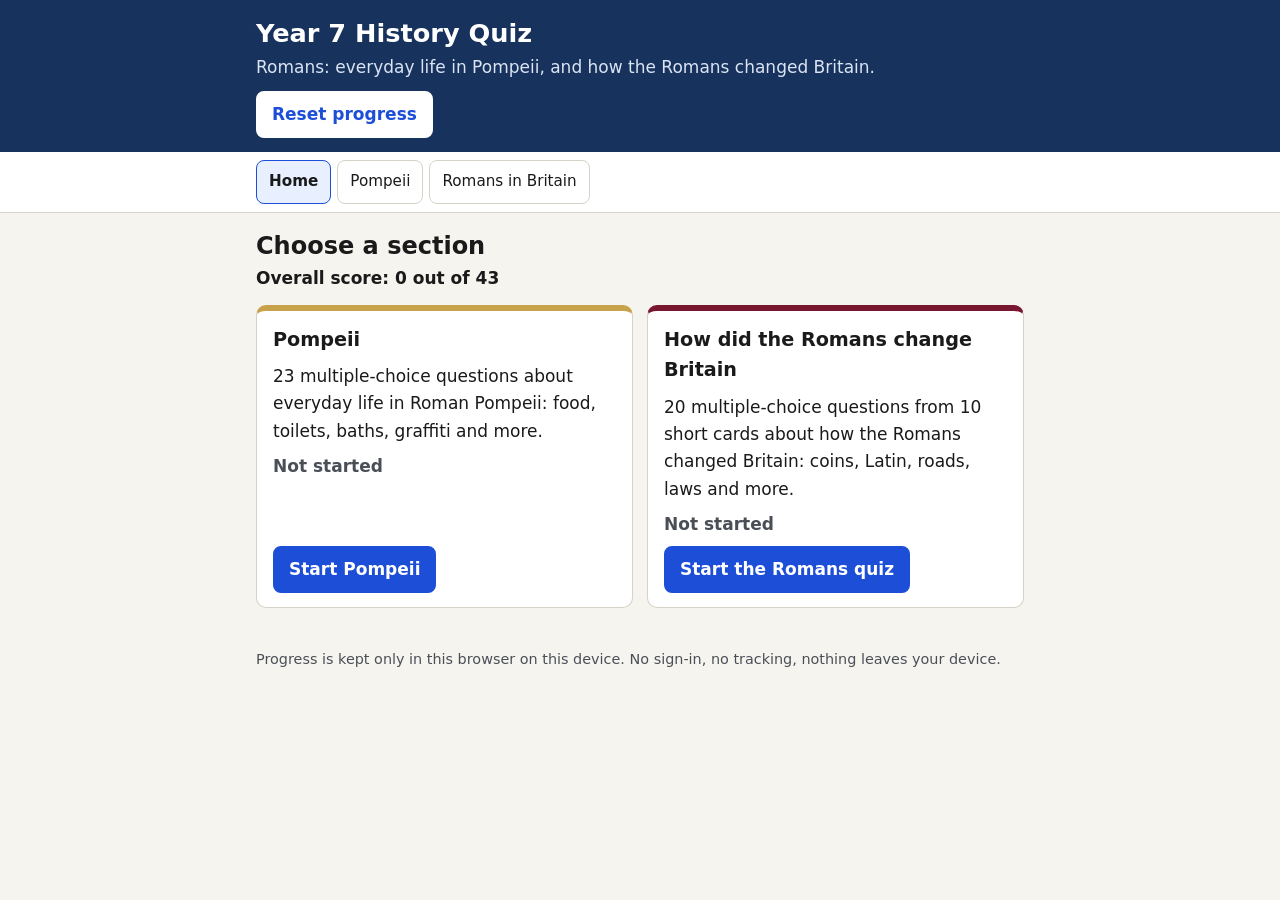
<file: y7-history-quiz/index.html>
<!doctype html>
<html lang="en-GB">
<head>
<meta charset="utf-8">
<meta name="viewport" content="width=device-width, initial-scale=1">
<meta http-equiv="Content-Security-Policy" content="default-src 'none'; style-src 'unsafe-inline'; script-src 'unsafe-inline'; img-src data:; base-uri 'none'; form-action 'none'">
<meta name="referrer" content="no-referrer">
<meta name="description" content="Year 7 History quiz: everyday life in Roman Pompeii, and how the Romans changed Britain.">
<title>Year 7 History Quiz</title>
<style>
:root{
  --ink:#1a1a1a; --muted:#4a4f57; --bg:#f6f4ef; --card:#ffffff; --paper:#fffdf6;
  --line:#d6d2c7; --accent:#1d4ed8; --accent-ink:#ffffff; --focus:#b45309;
  --ok-bg:#dcfce7; --ok-ink:#14532d; --bad-bg:#fee2e2; --bad-ink:#7f1d1d; --hint-bg:#fef3c7; --hint-ink:#713f12;
}
*{box-sizing:border-box}
[hidden]{display:none !important}
html{-webkit-text-size-adjust:100%}
body{margin:0;background:var(--bg);color:var(--ink);font:1.0625rem/1.6 system-ui,-apple-system,"Segoe UI",Roboto,Helvetica,Arial,sans-serif;overflow-wrap:break-word}
.wrap{max-width:800px;margin:0 auto;padding:0 16px}
.skip{position:absolute;left:-9999px;top:0;background:#000;color:#fff;padding:8px 14px;z-index:10;min-height:44px;display:inline-flex;align-items:center}
.skip:focus{left:8px;top:8px}
:focus-visible{outline:3px solid var(--focus);outline-offset:2px}
/* On the navy header the orange ring is only 2.5:1, so use a pale yellow ring there (about 10:1). */
header.site :focus-visible,.skip:focus,.skip:focus-visible{outline-color:#fde68a}
.sr-only{position:absolute;width:1px;height:1px;padding:0;margin:-1px;overflow:hidden;clip:rect(0 0 0 0);white-space:nowrap;border:0}
header.site{background:#17325c;color:#fff;padding:18px 0 14px}
header.site h1{margin:0;font-size:1.6rem;line-height:1.25}
header.site .sub{margin:4px 0 10px;color:#dbe4f3}
.toolbar{display:flex;flex-wrap:wrap;gap:8px 12px;align-items:center}
.toolbar .confirm{display:flex;flex-wrap:wrap;gap:8px;align-items:center}
button,.btn{font:inherit;font-weight:600;border-radius:8px;border:2px solid var(--accent);background:var(--accent);color:var(--accent-ink);padding:8px 14px;cursor:pointer;min-height:44px;text-decoration:none;display:inline-flex;align-items:center;justify-content:center;text-align:center}
button.secondary,.btn.secondary{background:#fff;color:var(--accent)}
header.site button.secondary{border-color:#fff}
button[aria-disabled=true]{cursor:default}
.notice{margin:10px 0 0;padding:8px 12px;border-radius:8px;background:var(--hint-bg);color:var(--hint-ink);display:flex;flex-wrap:wrap;align-items:center;gap:8px 12px}
.notice span{flex:1 1 220px}
.notice button.secondary{border-color:var(--hint-ink);color:var(--hint-ink);background:#fff}
.overall{font-weight:700;margin:4px 0 0}
nav.sections{position:relative}
.nav-hint{margin:0;padding:0 12px 4px;font-size:.8rem;color:var(--muted);text-align:right}
nav.sections{background:#fff;border-bottom:1px solid var(--line)}
nav.sections ol{list-style:none;margin:0 auto;padding:8px 16px;max-width:800px;display:flex;flex-wrap:wrap;gap:6px}
nav.sections a{display:flex;align-items:center;padding:6px 12px;border-radius:8px;border:1px solid var(--line);color:var(--ink);text-decoration:none;font-size:.95rem;line-height:1.3;min-height:44px}
nav.sections a[aria-current=page]{border-color:var(--accent);background:#e8efff;font-weight:700}
section.view{margin:18px 0 40px}
section.view > h2{font-size:1.5rem;margin:0 0 2px;line-height:1.25}
h2:focus{outline:none}
h2:focus-visible{outline:3px solid var(--focus)}
.meta{margin:0 0 10px;color:var(--muted)}
.pscore{margin:6px 0 12px;font-weight:600}
.home-grid{display:grid;grid-template-columns:repeat(auto-fit,minmax(min(260px,100%),1fr));gap:14px;margin-top:12px}
.scard{background:var(--card);border:1px solid var(--line);border-top:6px solid #c8a24a;border-radius:10px;padding:14px 16px;display:flex;flex-direction:column;gap:8px}
.scard.romans{border-top-color:#7a1730}
.scard h3{margin:0;font-size:1.2rem}
.scard p{margin:0}
.scard .prog{color:var(--muted);font-weight:600}
.scard .btn{align-self:flex-start;margin-top:auto}
.panel{background:var(--card);border:1px solid var(--line);border-radius:10px;padding:14px 16px;margin:0 0 14px}
.qtext{font-weight:600;font-size:1.12rem;margin:0 0 10px}
.opts{display:flex;flex-direction:column;gap:8px}
button.opt{background:#fff;color:var(--ink);border:2px solid #8b8f97;justify-content:flex-start;text-align:left;font-weight:500;width:100%;gap:10px;padding:10px 12px}
button.opt .letter{flex:none;display:inline-flex;align-items:center;justify-content:center;width:1.8em;height:1.8em;border-radius:50%;background:#eef2f7;font-weight:700}
button.opt:not([aria-disabled=true]):hover{border-color:var(--accent);background:#f3f6ff}
button.opt.is-correct{background:var(--ok-bg);border-color:#16a34a;color:var(--ok-ink)}
button.opt.is-wrong{background:var(--bad-bg);border-color:#dc2626;color:var(--bad-ink)}
button.opt.is-correct::after,button.opt.is-wrong::after{margin-left:auto;padding-left:8px;font-weight:700;font-size:1.15em}
button.opt.is-correct::after{content:"\2713"}
button.opt.is-wrong::after{content:"\2717"}
.row{margin-top:12px;display:flex;flex-wrap:wrap;gap:8px}
.fb{margin-top:12px}
.fb:empty{display:none}
.box{padding:10px 14px;border-radius:8px}
.box p{margin:0 0 .4em}
.box p:last-child,.box ul:last-child{margin-bottom:0}
.box ul{margin:.2em 0 .4em;padding-left:1.2em}
.ok{background:var(--ok-bg);color:var(--ok-ink)}
.bad{background:var(--bad-bg);color:var(--bad-ink)}
.lead{font-weight:700}
.text{background:var(--paper);border:1px solid var(--line);border-left:6px solid #c8a24a;border-radius:10px;padding:12px 16px;margin:0 0 12px}
.text p{margin:0}
.cardcap{font-size:.85rem;font-weight:700;text-transform:uppercase;letter-spacing:.03em;color:var(--muted);margin:0 0 4px}
.results{border:2px solid var(--accent)}
.results h3{margin:0 0 4px}
.big{font-size:1.4rem;font-weight:700;margin:0 0 6px}
footer{color:var(--muted);font-size:.9rem;padding:16px 0 40px}
@media (max-width:480px){
  header.site{padding:8px 0}
  header.site h1{font-size:1.25rem}
  header.site .sub{margin:2px 0 6px;font-size:.88rem;line-height:1.35}
  .toolbar button{font-size:.88rem;padding:4px 10px}
  nav.sections ol{flex-wrap:nowrap;overflow-x:auto;padding:6px 8px;gap:4px;scrollbar-width:thin}
  nav.sections li{flex:none}
  nav.sections a{white-space:nowrap;padding:4px 8px;font-size:.9rem}
  nav.sections.can-scroll::after{content:"";position:absolute;top:0;right:0;width:28px;height:56px;background:linear-gradient(to right,rgba(255,255,255,0),#fff);pointer-events:none}
  section.view{margin-top:12px}
  .panel{padding:12px}
  .text{padding:10px 12px}
}
@media (prefers-reduced-motion:reduce){
  *{animation:none !important;transition:none !important;scroll-behavior:auto !important}
}
@media print{
  :root{--bg:#fff;--card:#fff;--paper:#fff}
  body{background:#fff;color:#000;font-size:11.5pt;line-height:1.45}
  header.site{background:#fff;color:#000;padding:0 0 6px;border-bottom:1px solid #000}
  header.site .sub{color:#000}
  .toolbar,nav.sections,.skip,.notice,footer,.row,button:not(.opt),.btn{display:none !important}
  .wrap{max-width:none;padding:0}
  .panel,.scard{break-inside:avoid;border:1px solid #777}
  .text{border:1px solid #000;border-left:4px solid #000}
  button.opt{background:#fff !important;color:#000 !important;border:1px solid #000 !important;min-height:0;padding:3px 8px}
  .box{border:1px solid #000;background:#fff !important;color:#000 !important}
  a{color:#000;text-decoration:none}
}
</style>
</head>
<body>
<a class="skip" href="#main" id="skip">Skip to the quiz</a>
<header class="site">
  <div class="wrap">
    <h1>Year 7 History Quiz</h1>
    <p class="sub">Romans: everyday life in Pompeii, and how the Romans changed Britain.</p>
    <div class="toolbar">
      <button type="button" class="secondary" id="reset">Reset progress</button>
      <div class="confirm" id="reset-confirm" hidden>
        <span id="reset-q">Clear all answers and scores?</span>
        <button type="button" class="secondary" id="reset-yes">Yes, reset</button>
        <button type="button" class="secondary" id="reset-no">Cancel</button>
      </div>
    </div>
    <div id="notice" class="notice" hidden><span id="notice-text"></span> <button type="button" class="secondary small" id="notice-close">Dismiss</button></div>
  </div>
</header>
<div id="announce" class="sr-only" role="status" aria-live="polite"></div>
<nav class="sections" aria-label="Sections" id="nav"><ol id="nav-list">
  <li><a href="#/home" data-view="home">Home</a></li>
  <li><a href="#/pompeii" data-view="pompeii">Pompeii</a></li>
  <li><a href="#/romans" data-view="romans">Romans in Britain</a></li>
</ol><p class="nav-hint" id="nav-hint" aria-hidden="true" hidden>Swipe for more →</p></nav>
<main id="main" class="wrap" tabindex="-1"></main>
<footer class="wrap">Progress is kept only in this browser on this device. No sign-in, no tracking, nothing leaves your device.</footer>
<script>
"use strict";
/*
  CONTENT NOTES (QA v2, 16 Nov 2026). Readable source: src/quiz-data.json, built by tools/make-data.py,
  encoded here by tools/embed-data.py. The data below is base64 of UTF-8 JSON, only so the answer key
  isn't readable at a glance in view-source. It is not security.

  Pompeii figures and sources:
  - Food counters: "around 200" changed to "at least 80". Pompeii Archaeological Park (Parco Archeologico
    di Pompei) on the Regio V thermopolium, Dec 2020: about 80 thermopolia known (reported by Smithsonian,
    CBS, DW). Steven Ellis, University of Cincinnati, The Roman Retail Revolution (OUP 2018): 163 food and
    drink outlets, 164 after Regio V (Gizmodo interview, Dec 2020). Sources differ, so the answer is "at least 80".
  - Theatres: "3" changed to "2", the Large Theatre and the Small Theatre (Odeion); the amphitheatre is separate.
    Pompeii Archaeological Park children's guide (pompeiisites.org, Pompei-ING-LR-link.pdf): "In Pompei there
    were 2 theatres"; park list of open buildings names the Large Theatre and the Small Theatre (Odeion).
  - Baths: "at least 6" changed to "5 or more". Archaeology magazine (Archaeological Institute of America),
    Jul/Aug 2019, quoting Monika Truemper, Free University of Berlin: "five public bath complexes".
    Oxford Handbook of Pompeii and Its Environs, ch. 24: eight publicly accessible baths. So "5 or more".
  - Children dying before 10: "over half" changed to "about half". PBS "The Roman Empire in the First
    Century": "up to half of all children would die before the age of 10"; Scheidel (Stanford), demography papers.
  - Running water by aqueduct: Archaeology magazine, Jul/Aug 2019 (baths supplied from the public aqueduct).
  - Vesuvius, AD 79: Pompeii Archaeological Park.
  Card nuances (Romans section):
  - Cats: Gussage All Saints Iron Age cat bones exist, but the earliest DNA-confirmed domestic cat in Britain is
    Roman (Fishbourne, AD 24-123): De Martino et al., Science 2025, "The dispersal of domestic cats from North Africa".
  - Rabbits: University of Exeter / Historic England, Apr 2019, Fishbourne rabbit, probably a pet; rabbits
    became established after the Norman Conquest.
  - Laws: English common law developed after 1066; Roman law influenced some legal ideas.
  - Calendar: Julius Caesar's Julian calendar (365 days plus a leap day), reformed in 1582 (Gregorian).
  - Peas: may have been grown in Britain before the Romans (hedged as "may").
*/
/*QUIZ-DATA-START*/
const DATA_B64 = [
"eyJjYXJkcyI6W3siaWQiOiJjb2lucyIsInRleHQiOiJGb3IgY2VudHVyaWVzIEJyaXRpc2ggY29pbnMgaGF2ZSBjb3BpZWQgUm9tYW4gZGVzaWducyB3aXRo",
"IHRoZSBraW5nIG9yIHF1ZWVuJ3MgaGVhZCBvbiBvbmUgc2lkZS4gT3VyIGNvaW5zIHRvZGF5IGFyZSBzdGlsbCBiYXNlZCBvbiBSb21hbiBkZXNpZ25zLiJ9",
"LHsiaWQiOiJsYXRpbiIsInRleHQiOiJUaGUgUm9tYW5zIHNwb2tlIExhdGluLiBBbHRob3VnaCBMYXRpbiBpcyBub3cgYSAnZGVhZCBsYW5ndWFnZScgYmVj",
"YXVzZSBub2JvZHkgc3BlYWtzIGl0IGFueSBtb3JlLCBsb3RzIG9mIHdvcmRzIGZyb20gTGF0aW4gc3Vydml2ZSBpbiBvdGhlciBsYW5ndWFnZXMg4oCTIGVz",
"cGVjaWFsbHkgSXRhbGlhbiBhbmQgU3BhbmlzaC4gQXJvdW5kIDUwJSBvZiBhbGwgd29yZHMgdXNlZCBpbiBFbmdsaXNoIHRvZGF5IGFyZSBiYXNlZCBvbiBM",
"YXRpbiB3b3Jkcy4ifSx7ImlkIjoiZm9vZCIsInRleHQiOiJWZWdldGFibGVzIGxpa2UgY2Fycm90cywgb25pb25zLCBwZWFzIGFuZCBsZWVrcyBhbmQgaGVy",
"YnMgc3VjaCBhcyBjaGl2ZXMsIG1pbnQgYW5kIHJvc2VtYXJ5LCB3ZXJlIGFsbCBicm91Z2h0IGJ5IHRoZSBSb21hbnMuIFdlIHN0aWxsIGVhdCB0aGVtIHRv",
"ZGF5ISBUaGV5IGFsc28gYnJvdWdodCB0aGUgaWRlYSBvZiBmYXN0IGZvb2QsIGFuZCBwb3NzaWJseSBldmVuIGJ1cmdlcnMhIn0seyJpZCI6InJvYWRzIiwi",
"dGV4dCI6IlRoZSBSb21hbnMgYnVpbHQgdmVyeSBzdHJhaWdodCByb2FkcyBhbGwgb3ZlciBFdXJvcGUsIHdoaWNoIHRoZXkgdXNlZCB0byBtb3ZlIHRoZWly",
"IGFybXkgcXVpY2tseSBhbmQgZm9yIHRyYWRlIChzZWxsaW5nIHRoaW5ncykuIFRoZXkgYXJlIHN0aWxsIHNvbWUgb2YgdGhlIGJlc3Qgcm9hZHMgdG8gdGFr",
"ZSB3aGVuIHRyYXZlbGxpbmcgYXJvdW5kIEJyaXRhaW4uIn0seyJpZCI6IndyaXRlcnMiLCJ0ZXh0IjoiUm9tZSB3YXMgZmFtb3VzIGZvciBpdHMgd3JpdGVy",
"cy4gTWFueSBsYXRlciB3cml0ZXJzIGhhdmUgYmVlbiBpbmZsdWVuY2VkIGJ5IFJvbWFuIGxpdGVyYXR1cmUsIGluY2x1ZGluZyBTaGFrZXNwZWFyZSDigJMg",
"aGUgc3RvbGUgaWRlYXMgYW5kIGV2ZW4gd2hvbGUgc3RvcmllcyBmcm9tIFJvbWFuIHdyaXRlcnMhIn0seyJpZCI6Imxhd3MiLCJ0ZXh0IjoiVGhlIFJvbWFu",
"cyB1c2VkIGxhd3MgdG8gY29udHJvbCB0aGVpciBlbXBpcmUuIEEgbG90IG9mIG91ciBsYXdzIGFuZCBpZGVhcyBhYm91dCBjcmltZSBhbmQgcHVuaXNobWVu",
"dCBhcmUgY29waWVkIGZyb20gdGhlIFJvbWFucyEifSx7ImlkIjoiY2l0aWVzIiwidGV4dCI6IlRoZSBSb21hbnMgZm91bmRlZCAoc3RhcnRlZCkgbWFueSBn",
"cmVhdCBjaXRpZXMgd2hpY2ggYXJlIHN0aWxsIGhlcmUgdG9kYXkg4oCTIGluY2x1ZGluZyBMb25kb24sIHdoaWNoIHRoZSBSb21hbnMgY2FsbGVkIExvbmRp",
"bml1bS4ifSx7ImlkIjoiY2FsZW5kYXIiLCJ0ZXh0IjoiVGhlIGNhbGVuZGFyIHdlIHVzZSBpcyBiYXNlZCBvbiB0aGUgUm9tYW5zJyDigJMgc28gd2l0aG91",
"dCB0aGUgUm9tYW5zIG91ciB5ZWFyIHdvdWxkbid0IGxhc3QgZm9yIDM2NSBkYXlzISBNb3N0IG9mIHRoZSBuYW1lcyB3ZSB1c2UgZm9yIG1vbnRocyB0b2Rh",
"eSBhcmUgYmFzZWQgb24gUm9tYW4gd29yZHMuIn0seyJpZCI6Im1hdGhzIiwidGV4dCI6IlJvbWFucyBpbnRyb2R1Y2VkIGJldHRlciBraW5kcyBvZiBtYXRo",
"cywgd2hpY2ggaGF2ZSBiZWVuIHVzZWQgZXZlciBzaW5jZS4gUm9tYW4gbnVtZXJhbHMgKG51bWJlcnMpIGFyZSBzdGlsbCB1c2VkIHRvZGF5LiBZb3UgY2Fu",
"IHNlZSB0aGVtIG9uIGNsb2NrcyBhbmQgd2F0Y2hlcywgaW4gYm9va3MgYW5kIGV2ZW4gaW4gZmlsbXMgYW5kIHRlbGV2aXNpb24uIn0seyJpZCI6ImFuaW1h",
"bHMiLCJ0ZXh0IjoiVGhlIFJvbWFucyBicm91Z2h0IGRpZmZlcmVudCBraW5kcyBvZiBhbmltYWxzIHRvIEVuZ2xhbmQg4oCTIGluY2x1ZGluZyBjYXRzLiBS",
"YWJiaXRzIHdlcmUgYnJvdWdodCBhcyBmb29kLiJ9XSwicG9tcGVpaSI6W3sicSI6IlJvdWdobHkgaG93IG1hbnkgYmFycyBhbmQgaG90LWZvb2QgY291bnRl",
"cnMgaGF2ZSBhcmNoYWVvbG9naXN0cyBmb3VuZCBpbiBQb21wZWlpPyIsIm9wdGlvbnMiOlsiQWJvdXQgNSIsIkF0IGxlYXN0IDgwIiwiQWJvdXQgMjAiLCJN",
"b3JlIHRoYW4gMiwwMDAiXSwiYW5zd2VyIjoxLCJ3aHkiOiJQb21wZWlpJ3MgYXJjaGFlb2xvZ2ljYWwgcGFyayBzYXlzIGF0IGxlYXN0IDgwIGhvdC1mb29k",
"IGNvdW50ZXJzIChjYWxsZWQgdGhlcm1vcG9saWEpIGhhdmUgYmVlbiBmb3VuZC4gT25lIHVuaXZlcnNpdHkgc3R1ZHkgY291bnRzIG92ZXIgMTUwIHBsYWNl",
"cyBzZWxsaW5nIGZvb2QgYW5kIGRyaW5rLiJ9LHsicSI6IldobyBtb3N0bHkgYXRlIG91dCBpbiBQb21wZWlpPyIsIm9wdGlvbnMiOlsiVGhlIHJpY2giLCJT",
"b2xkaWVycyIsIlRoZSBwb29yIiwiQ2hpbGRyZW4iXSwiYW5zd2VyIjoyLCJ3aHkiOiJQb29yZXIgcGVvcGxlIGxpdmVkIGluIHNtYWxsIGhvbWVzIHdpdGgg",
"bm93aGVyZSB0byBjb29rLCBzbyB0aGV5IGhhZCB0byBlYXQgb3V0LiJ9LHsicSI6IldoYXQgZG8gc29tZSBoaXN0b3JpYW5zIGNvbXBhcmUgUG9tcGVpaSdz",
"IGdyYWZmaXRpIHRvPyIsIm9wdGlvbnMiOlsiU29jaWFsIG1lZGlhIiwiTmV3c3BhcGVycyIsIlRleHRib29rcyIsIlBvc3RjYXJkcyJdLCJhbnN3ZXIiOjAs",
"IndoeSI6IkluZm9ybWF0aW9uIGFuZCBqb2tlcyB3ZXJlIHNoYXJlZCBhcm91bmQgdG93biwgYSBiaXQgbGlrZSBzb2NpYWwgbWVkaWEuIn0seyJxIjoiSG93",
"IG1hbnkgdGhlYXRyZXMgd2VyZSB0aGVyZSBpbiBQb21wZWlpPyIsIm9wdGlvbnMiOlsiMSIsIjIiLCI0IiwiMTAiXSwiYW5zd2VyIjoxLCJ3aHkiOiJUaGVy",
"ZSB3ZXJlIDI6IHRoZSBMYXJnZSBUaGVhdHJlIGFuZCB0aGUgU21hbGwgVGhlYXRyZSAoYWxzbyBjYWxsZWQgdGhlIE9kZWlvbikuIFRoZSBhbXBoaXRoZWF0",
"cmUgd2FzIGEgc2VwYXJhdGUsIG11Y2ggYmlnZ2VyIGFyZW5hLiJ9LHsicSI6IkJlc2lkZXMgcGxheXMsIHdoYXQgZWxzZSBkaWQgcGVvcGxlIHdhdGNoPyIs",
"Im9wdGlvbnMiOlsiQ2hhcmlvdCByYWNlcyBhbmQgZm9vdGJhbGwgdG91cm5hbWVudHMiLCJQdXBwZXQgc2hvd3MgYW5kIG1hZ2ljIGFjdHMiLCJIb3JzZSBq",
"dW1waW5nIGFuZCBkb2cgcmFjZXMiLCJBbmltYWwgZmlnaHRzIGFuZCBnbGFkaWF0b3IgYmF0dGxlcyJdLCJhbnN3ZXIiOjMsIndoeSI6IlRoZXkgd2F0Y2hl",
"ZCBhbmltYWwgZmlnaHRzIGFuZCBnbGFkaWF0b3IgYmF0dGxlcyBpbiB0aGUgYW1waGl0aGVhdHJlLiJ9LHsicSI6IldlcmUgbW9zdCB0b2lsZXRzIGluIFBv",
"bXBlaWkgY29ubmVjdGVkIHRvIHNld2Vycz8iLCJvcHRpb25zIjpbIk5vLCBtb3N0IGVtcHRpZWQgaW50byBhIHBpdCIsIlllcywganVzdCBsaWtlIG91cnMg",
"dG9kYXkiLCJPbmx5IHRoZSB0b2lsZXRzIGF0IHRoZSBiYXRocyIsIlRoZXJlIHdlcmUgbm8gdG9pbGV0cyBhdCBhbGwiXSwiYW5zd2VyIjowLCJ3aHkiOiJN",
"b3N0IHdlcmVuJ3QgY29ubmVjdGVkIHRvIHNld2Vycy4gV2FzdGUgZHJvcHBlZCBpbnRvIGEgcGl0IHVudGlsIGl0IHdhcyBlbXB0aWVkIGJ5IGhhbmQuIn0s",
"eyJxIjoiV2hlcmUgd2VyZSB0b2lsZXRzIG9mdGVuIGZvdW5kIGluIFBvbXBlaWkgaG9tZXM/Iiwib3B0aW9ucyI6WyJUaGUgYmVkcm9vbSIsIlRoZSBnYXJk",
"ZW4iLCJUaGUga2l0Y2hlbiIsIlRoZSBzdHJlZXQiXSwiYW5zd2VyIjoyLCJ3aHkiOiJUb2lsZXRzIHdlcmUgb2Z0ZW4gaW4gb3IgbmV4dCB0byB0aGUga2l0",
"Y2hlbi4ifSx7InEiOiJXaGF0IGRpZCBSb21hbnMgdXNlIGluc3RlYWQgb2YgdG9pbGV0IHBhcGVyPyIsIm9wdGlvbnMiOlsiTGVhdmVzIGFuZCBtb3NzIiwi",
"Q2xvdGggcmFncyIsIk5vdGhpbmciLCJBIHh5bG9zcG9uZ2l1bSJdLCJhbnN3ZXIiOjMsIndoeSI6IkEgeHlsb3Nwb25naXVtOiBhIHNwb25nZSBvbiBhIHN0",
"aWNrLiJ9LHsicSI6IldoaWNoIG9mIHRoZXNlIHdhcyBOT1QgcGFydCBvZiB0aGUgdXN1YWwgUm9tYW4gZGlldCBpbiBQb21wZWlpPyIsIm9wdGlvbnMiOlsi",
"QnJlYWQiLCJQb3RhdG9lcyIsIk9saXZlcyIsIkNoZWVzZSJdLCJhbnN3ZXIiOjEsIndoeSI6IlRoZWlyIGRpZXQgaW5jbHVkZWQgYnJlYWQsIGJlYW5zLCBl",
"Z2dzLCBjaGVlc2UsIG9saXZlcyBhbmQgZnJ1aXQuIFBvdGF0b2VzIGNhbWUgZnJvbSB0aGUgQW1lcmljYXMgYW5kIGRpZG4ndCByZWFjaCBFdXJvcGUgdW50",
"aWwgYWJvdXQgMSw1MDAgeWVhcnMgbGF0ZXIuIn0seyJxIjoiV2hpY2ggdGlueSBhbmltYWwgd2FzIGEgUm9tYW4gZmF2b3VyaXRlIHRvIGVhdD8iLCJvcHRp",
"b25zIjpbIkRvcm1pY2UiLCJGcm9ncyIsIlNwYXJyb3dzIiwiU3F1aXJyZWxzIl0sImFuc3dlciI6MCwid2h5IjoiRG9ybWljZSB3ZXJlIGEgbHV4dXJ5IHNu",
"YWNrLCBvZnRlbiBmYXR0ZW5lZCB1cCBiZWZvcmUgdGhleSB3ZXJlIGNvb2tlZC4ifSx7InEiOiJXaGF0IHdhcyBnYXJ1bSBtYWRlIGZyb20/Iiwib3B0aW9u",
"cyI6WyJDcnVzaGVkIG9saXZlcyIsIkdvYXQncyBtaWxrIiwiSG9uZXkgbWl4ZWQgd2l0aCB3aW5lIiwiUm90dGVkIGZpc2ggZ3V0cyJdLCJhbnN3ZXIiOjMs",
"IndoeSI6IkdhcnVtIHdhcyBhIHNhdWNlIG1hZGUgb2Ygcm90dGVkIGZpc2ggZ3V0cy4ifSx7InEiOiJXaGljaCB2b2xjYW5vIGVydXB0ZWQgYW5kIGJ1cmll",
"ZCBQb21wZWlpIGluIEFEIDc5PyIsIm9wdGlvbnMiOlsiRXRuYSIsIlN0cm9tYm9saSIsIlZlc3V2aXVzIiwiSGVrbGEiXSwiYW5zd2VyIjoyLCJ3aHkiOiJN",
"b3VudCBWZXN1dml1cyBlcnVwdGVkIGluIEFEIDc5IGFuZCBidXJpZWQgdGhlIHRvd24gdW5kZXIgYXNoIGFuZCBwdW1pY2UuIn0seyJxIjoiV2hpY2ggb2Yg",
"dGhlc2UgY2FuIGhpc3RvcmlhbnMgbGVhcm4gYWJvdXQgZnJvbSBQb21wZWlpJ3MgZ3JhZmZpdGk/Iiwib3B0aW9ucyI6WyJHcmVldGluZ3MsIGluc3VsdHMg",
"YW5kIGFkdmVydHMiLCJXZWF0aGVyIGZvcmVjYXN0cyBmb3IgbmV4dCB3ZWVrIiwiRm9vdGJhbGwgc2NvcmVzIGZyb20gUm9tZSIsIlRyYWluIHRpbWVzIHRv",
"IE5hcGxlcyJdLCJhbnN3ZXIiOjAsIndoeSI6IkdyYWZmaXRpIHNob3dzIHdoYXQgb3JkaW5hcnkgcGVvcGxlIHRob3VnaHQgYW5kIHdyb3RlLCBmcm9tIGZy",
"aWVuZGx5IGdyZWV0aW5ncyB0byBydWRlIGluc3VsdHMgYW5kIGFkdmVydHMgZm9yIHNob3BzLiJ9LHsicSI6IldoYXQgY2FuIHN0dWR5aW5nIHBvbyBmb3Vu",
"ZCBhdCBQb21wZWlpIHRlbGwgaGlzdG9yaWFucz8iLCJvcHRpb25zIjpbIkhvdyB0YWxsIHBlb3BsZSB3ZXJlIGFuZCBob3cgZmFzdCB0aGV5IHJhbiIsIldo",
"YXQgcGVvcGxlIGF0ZSBhbmQgaG93IGhlYWx0aHkgdGhleSB3ZXJlIiwiV2hhdCBsYW5ndWFnZSBwZW9wbGUgc3Bva2UgYXQgaG9tZSIsIkhvdyBvbGQgdGhl",
"IHRvd24gd2FzIHdoZW4gaXQgd2FzIGJ1aWx0Il0sImFuc3dlciI6MSwid2h5IjoiRmFlY2VzIHJldmVhbCBkaWV0LCBoZWFsdGggYW5kIHRoZSBwYXJhc2l0",
"ZXMgbGl2aW5nIGluIHBlb3BsZSdzIGJvZGllcy4ifSx7InEiOiJXaHkgd2VyZSBwdWJsaWMgYmF0aHMgbW9zdGx5IHVzZWQgZm9yIHdhc2hpbmc/Iiwib3B0",
"aW9ucyI6WyJTd2ltbWluZyB3YXMgYmFubmVkIGluIHRoZSB0b3duIiwiVGhlIHdhdGVyIHdhcyBmYXIgdG9vIGhvdCB0byBzd2ltIGluIiwiVGhlIHBvb2xz",
"IHdlcmUgdG9vIHNtYWxsIHRvIHN3aW0gaW4iLCJPbmx5IHJpY2ggcGVvcGxlIGhhZCBydW5uaW5nIHdhdGVyIGF0IGhvbWUiXSwiYW5zd2VyIjozLCJ3aHki",
"OiJPbmx5IHJpY2ggcGVvcGxlIGhhZCBydW5uaW5nIHdhdGVyIGF0IGhvbWUsIHNvIG1vc3QgcGVvcGxlIHdhc2hlZCBhdCB0aGUgYmF0aHMuIn0seyJxIjoi",
"V2hhdCBraW5kIG9mIG1lZGljYWwgZXF1aXBtZW50IGhhcyBiZWVuIGZvdW5kIGluIFBvbXBlaWk/Iiwib3B0aW9ucyI6WyJBbiBlYXJseSBYLXJheSBtYWNo",
"aW5lIGZvciBib25lcyIsIlBsYXN0aWMgc3lyaW5nZXMgZm9yIGluamVjdGlvbnMiLCJBIHN1cmdlb24ncyB0b29sIGZvciBvcGVuaW5nIGEgc2t1bGwiLCJB",
"IGJhdHRlcnktcG93ZXJlZCBoZWFydCBtb25pdG9yIl0sImFuc3dlciI6Miwid2h5IjoiTWVkaWNhbCBlcXVpcG1lbnQgaGFzIGJlZW4gZm91bmQsIGluY2x1",
"ZGluZyBhIHN1cmdlb24ncyB0b29sIHVzZWQgdG8gb3BlbiBhIHNrdWxsLiJ9LHsicSI6IldoaWNoIGNoaWxkcmVuIHdlcmUgbW9zdCBsaWtlbHkgdG8gYmUg",
"ZWR1Y2F0ZWQgaW4gUG9tcGVpaT8iLCJvcHRpb25zIjpbIk1vc3RseSBib3lzLCBhbmQgYSBmZXcgcmljaCBnaXJscyIsIkFsbCBjaGlsZHJlbiwgcmljaCBh",
"bmQgcG9vciwgZXF1YWxseSIsIk1vc3RseSBnaXJscywgYW5kIGEgZmV3IHBvb3IgYm95cyIsIk9ubHkgZW5zbGF2ZWQgY2hpbGRyZW4iXSwiYW5zd2VyIjow",
"LCJ3aHkiOiJNb3N0bHkgYm95cyB3ZXJlIGVkdWNhdGVkLCBhbG9uZyB3aXRoIGEgZmV3IGdpcmxzIGZyb20gcmljaCBmYW1pbGllcy4ifSx7InEiOiJIb3cg",
"ZGlkIHJ1bm5pbmcgd2F0ZXIgcmVhY2ggUG9tcGVpaSdzIGZvdW50YWlucyBhbmQgcHVibGljIGJhdGhzPyIsIm9wdGlvbnMiOlsiSW4gY2FydHMgcHVsbGVk",
"IGJ5IGhvcnNlcyIsIkZyb20gYSByaXZlciBpbiB0aGUgdG93biBjZW50cmUiLCJUaHJvdWdoIHBsYXN0aWMgcGlwZXMiLCJUaHJvdWdoIGFuIGFxdWVkdWN0",
"Il0sImFuc3dlciI6Mywid2h5IjoiV2F0ZXIgZmxvd2VkIGludG8gdGhlIHRvd24gYWxvbmcgYW4gYXF1ZWR1Y3QsIHRoZW4gdGhyb3VnaCBsZWFkIHBpcGVz",
"IHRvIHRoZSBmb3VudGFpbnMgYW5kIGJhdGhzLiJ9LHsicSI6IkhvdyBtYW55IGxhcmdlIHB1YmxpYyBiYXRoIGNvbXBsZXhlcyBkaWQgUG9tcGVpaSBoYXZl",
"PyIsIm9wdGlvbnMiOlsiT25seSAxIiwiMiIsIjUgb3IgbW9yZSIsIk1vcmUgdGhhbiA1MCJdLCJhbnN3ZXIiOjIsIndoeSI6IkFyY2hhZW9sb2dpc3RzIGNv",
"dW50IDUgbGFyZ2UgcHVibGljIGJhdGggY29tcGxleGVzLCBzdWNoIGFzIHRoZSBTdGFiaWFuIEJhdGhzIGFuZCB0aGUgRm9ydW0gQmF0aHMuIFNvbWUgZXhw",
"ZXJ0cyBjb3VudCBhIGZldyBtb3JlLiJ9LHsicSI6IldoeSB3ZXJlIHRoZSBiYXRocyBwcm9iYWJseSBwcmV0dHkgZmlsdGh5PyIsIm9wdGlvbnMiOlsiRmFy",
"bSBhbmltYWxzIHdlcmUgYWxsb3dlZCB0byBzd2ltIGluIHRoZW0iLCJUaGVyZSB3YXMgbm8gd2F5IHRvIGtlZXAgdGhlIHdhdGVyIGNsZWFuIiwiTm9ib2R5",
"IGNsZWFuZWQgdGhlbSBvbiBTdW5kYXlzIiwiVGhleSB3ZXJlIGZpbGxlZCB3aXRoIHNlYSB3YXRlciJdLCJhbnN3ZXIiOjEsIndoeSI6IlRoZXJlIHdhcyBu",
"byB3YXkgdG8ga2VlcCB0aGUgd2F0ZXIgY2xlYW4uIn0seyJxIjoiUm91Z2hseSB3aGF0IHNoYXJlIG9mIGNoaWxkcmVuIGluIFJvbWFuIHRpbWVzIGRpZWQg",
"YmVmb3JlIHRoZXkgd2VyZSAxMD8iLCJvcHRpb25zIjpbIkFib3V0IGEgdGVudGgiLCJBYm91dCBhIHF1YXJ0ZXIiLCJBYm91dCBoYWxmIiwiQWxtb3N0IG5v",
"bmUiXSwiYW5zd2VyIjoyLCJ3aHkiOiJIaXN0b3JpYW5zIGVzdGltYXRlIHRoYXQgdXAgdG8gYWJvdXQgaGFsZiBvZiBjaGlsZHJlbiBpbiB0aGUgUm9tYW4g",
"d29ybGQgZGllZCBiZWZvcmUgdGhlIGFnZSBvZiAxMC4ifSx7InEiOiJIb3cgZG8gd2Uga25vdyBQb21wZWlpIGhlbGQgZWxlY3Rpb25zPyIsIm9wdGlvbnMi",
"OlsiTWVzc2FnZXMgb24gd2FsbHMgc2FpZCB3aG8gdG8gdm90ZSBmb3IiLCJWb3Rpbmcgc2xpcHMgd2VyZSBmb3VuZCBpbiBhIGJveCIsIkEgc3RhdHVlIG9m",
"IHRoZSB3aW5uZXIgc2F5cyBzbyIsIkNvaW5zIHNob3cgdGhlIHdpbm5lcnMnIGZhY2VzIl0sImFuc3dlciI6MCwid2h5IjoiTG90cyBvZiBwYWludGVkIHdh",
"bGwgbWVzc2FnZXMgdG9sZCBwZW9wbGUgd2hvIHRvIHZvdGUgZm9yLiJ9LHsicSI6IldoeSBkbyBoaXN0b3JpYW5zIHRoaW5rIGxlc3NvbnMgaGFwcGVuZWQg",
"b3V0c2lkZSBvciBhdCBob21lPyIsIm9wdGlvbnMiOlsiQ2hpbGRyZW4gZGlkbid0IGxlYXJuIGFueXRoaW5nIiwiTm8gc2Nob29scyBoYXZlIGJlZW4gZm91",
"bmQiLCJTY2hvb2xzIHdlcmUgdW5kZXJncm91bmQiLCJUZWFjaGVycyB3ZXJlIGJhbm5lZCJdLCJhbnN3ZXIiOjEsIndoeSI6Ik5vIHNjaG9vbHMgaGF2ZSBl",
"dmVyIGJlZW4gZm91bmQgaW4gUG9tcGVpaS4ifV0sInJvbWFucyI6W3sicSI6IldoYXQgaGF2ZSBCcml0aXNoIGNvaW5zIGNvcGllZCBmb3IgY2VudHVyaWVz",
"PyIsIm9wdGlvbnMiOlsiUm9tYW4gbWFwcyIsIlJvbWFuIGRlc2lnbnMiLCJHcmVlayBkZXNpZ25zIiwiVmlraW5nIGRlc2lnbnMiXSwiYW5zd2VyIjoxLCJ3",
"aHkiOiJUaGUgY2FyZCBzYXlzIOKAnEJyaXRpc2ggY29pbnMgaGF2ZSBjb3BpZWQgUm9tYW4gZGVzaWduc+KAnS4iLCJjYXJkIjoiY29pbnMiLCJrZXkiOiJC",
"cml0aXNoIGNvaW5zIGhhdmUgY29waWVkIFJvbWFuIGRlc2lnbnMifSx7InEiOiJXaGF0IGlzIG9uIG9uZSBzaWRlIG9mIEJyaXRpc2ggY29pbnM/Iiwib3B0",
"aW9ucyI6WyJBIFJvbWFuIHNvbGRpZXIgb24gYSBob3JzZSIsIkEgbWFwIG9mIHRoZSB3aG9sZSBvZiBCcml0YWluIiwiVGhlIG5hbWUgb2YgdGhlIGNpdHkg",
"aXQgY2FtZSBmcm9tIiwiVGhlIGtpbmcgb3IgcXVlZW4ncyBoZWFkIl0sImFuc3dlciI6Mywid2h5IjoiVGhlIGNhcmQgc2F5cyDigJx0aGUga2luZyBvciBx",
"dWVlbidzIGhlYWQgb24gb25lIHNpZGXigJ0uIiwiY2FyZCI6ImNvaW5zIiwia2V5IjoidGhlIGtpbmcgb3IgcXVlZW4ncyBoZWFkIG9uIG9uZSBzaWRlIn0s",
"eyJxIjoiV2hpY2ggb3RoZXIgbGFuZ3VhZ2VzIGRvZXMgdGhlIGNhcmQgc2F5IExhdGluIHdvcmRzIGVzcGVjaWFsbHkgc3Vydml2ZSBpbj8iLCJvcHRpb25z",
"IjpbIkl0YWxpYW4gYW5kIFNwYW5pc2giLCJHZXJtYW4gYW5kIER1dGNoIiwiV2Vsc2ggYW5kIEdhZWxpYyIsIkdyZWVrIGFuZCBSdXNzaWFuIl0sImFuc3dl",
"ciI6MCwid2h5IjoiVGhlIGNhcmQgc2F5cyDigJxlc3BlY2lhbGx5IEl0YWxpYW4gYW5kIFNwYW5pc2jigJ0uIiwiY2FyZCI6ImxhdGluIiwia2V5IjoiZXNw",
"ZWNpYWxseSBJdGFsaWFuIGFuZCBTcGFuaXNoIn0seyJxIjoiV2h5IGlzIExhdGluIGNhbGxlZCBhICdkZWFkIGxhbmd1YWdlJz8iLCJvcHRpb25zIjpbIkl0",
"IHdhcyBiYW5uZWQgYnkgdGhlIFJvbWFucyIsIkl0IHdhcyBuZXZlciB3cml0dGVuIGRvd24iLCJOb2JvZHkgc3BlYWtzIGl0IGFueSBtb3JlIiwiT25seSBr",
"aW5ncyB3ZXJlIGFsbG93ZWQgdG8gdXNlIGl0Il0sImFuc3dlciI6Miwid2h5IjoiVGhlIGNhcmQgc2F5cyDigJxiZWNhdXNlIG5vYm9keSBzcGVha3MgaXQg",
"YW55IG1vcmXigJ0uIiwiY2FyZCI6ImxhdGluIiwia2V5IjoiYmVjYXVzZSBub2JvZHkgc3BlYWtzIGl0IGFueSBtb3JlIn0seyJxIjoiQWJvdXQgd2hhdCBz",
"aGFyZSBvZiB0aGUgd29yZHMgdXNlZCBpbiBFbmdsaXNoIHRvZGF5IGFyZSBiYXNlZCBvbiBMYXRpbiB3b3Jkcz8iLCJvcHRpb25zIjpbIkFyb3VuZCAxMCUi",
"LCJBcm91bmQgMjUlIiwiQXJvdW5kIDUwJSIsIkFyb3VuZCA5MCUiXSwiYW5zd2VyIjoyLCJ3aHkiOiJUaGUgY2FyZCBzYXlzIOKAnEFyb3VuZCA1MCUgb2Yg",
"YWxsIHdvcmRzIHVzZWQgaW4gRW5nbGlzaCB0b2RheeKAnS4iLCJjYXJkIjoibGF0aW4iLCJrZXkiOiJBcm91bmQgNTAlIG9mIGFsbCB3b3JkcyB1c2VkIGlu",
"IEVuZ2xpc2ggdG9kYXkifSx7InEiOiJXaGljaCBvZiB0aGVzZSB2ZWdldGFibGVzIGRvZXMgdGhlIGNhcmQgc2F5IHRoZSBSb21hbnMgYnJvdWdodD8iLCJv",
"cHRpb25zIjpbIkxlZWtzIiwiUG90YXRvZXMiLCJUb21hdG9lcyIsIlN3ZWV0Y29ybiJdLCJhbnN3ZXIiOjAsIndoeSI6IlRoZSBjYXJkIHNheXMg4oCcY2Fy",
"cm90cywgb25pb25zLCBwZWFzIGFuZCBsZWVrc+KAnS4gU29tZSBvZiB0aGVzZSwgbGlrZSBwZWFzLCBtYXkgYWxyZWFkeSBoYXZlIGJlZW4gZ3Jvd24gaW4g",
"QnJpdGFpbiBiZWZvcmUgdGhlIFJvbWFucyBjYW1lLCBidXQgdGhlIFJvbWFucyBtYWRlIHRoZW0gbW9yZSBjb21tb24uIiwiY2FyZCI6ImZvb2QiLCJrZXki",
"OiJjYXJyb3RzLCBvbmlvbnMsIHBlYXMgYW5kIGxlZWtzIn0seyJxIjoiV2hpY2ggaGVyYnMgZG9lcyB0aGUgY2FyZCBzYXkgdGhlIFJvbWFucyBicm91Z2h0",
"PyIsIm9wdGlvbnMiOlsiQmFzaWwsIHRoeW1lIGFuZCBzYWdlIiwiUGFyc2xleSwgZGlsbCBhbmQgY29yaWFuZGVyIiwiTGF2ZW5kZXIsIG9yZWdhbm8gYW5k",
"IGJheSIsIkNoaXZlcywgbWludCBhbmQgcm9zZW1hcnkiXSwiYW5zd2VyIjozLCJ3aHkiOiJUaGUgY2FyZCBzYXlzIOKAnGNoaXZlcywgbWludCBhbmQgcm9z",
"ZW1hcnnigJ0uIiwiY2FyZCI6ImZvb2QiLCJrZXkiOiJjaGl2ZXMsIG1pbnQgYW5kIHJvc2VtYXJ5In0seyJxIjoiV2hhdCB3ZXJlIHRoZSByb2FkcyB0aGUg",
"Um9tYW5zIGJ1aWx0IGxpa2U/Iiwib3B0aW9ucyI6WyJWZXJ5IG5hcnJvdyIsIlZlcnkgc3RyYWlnaHQiLCJMb25nIGFuZCB3aW5kaW5nIiwiTWFkZSBvZiB3",
"b29kIl0sImFuc3dlciI6MSwid2h5IjoiVGhlIGNhcmQgc2F5cyDigJxUaGUgUm9tYW5zIGJ1aWx0IHZlcnkgc3RyYWlnaHQgcm9hZHPigJ0uIiwiY2FyZCI6",
"InJvYWRzIiwia2V5IjoiVGhlIFJvbWFucyBidWlsdCB2ZXJ5IHN0cmFpZ2h0IHJvYWRzIn0seyJxIjoiV2hhdCBkaWQgdGhlIFJvbWFucyB1c2UgdGhlaXIg",
"cm9hZHMgZm9yPyIsIm9wdGlvbnMiOlsiVG8gcmFjZSBjaGFyaW90cyBhbmQgaG9sZCBwYXJhZGVzIiwiVG8gZmFybSBsYW5kIGFuZCBjYXJyeSB3YXRlciIs",
"IlRvIGtlZXAgd2lsZCBhbmltYWxzIGF3YXkgZnJvbSB0b3ducyIsIlRvIG1vdmUgdGhlaXIgYXJteSBhbmQgZm9yIHRyYWRlIl0sImFuc3dlciI6Mywid2h5",
"IjoiVGhlIGNhcmQgc2F5cyDigJx0byBtb3ZlIHRoZWlyIGFybXkgcXVpY2tseSBhbmQgZm9yIHRyYWRl4oCdLiIsImNhcmQiOiJyb2FkcyIsImtleSI6InRv",
"IG1vdmUgdGhlaXIgYXJteSBxdWlja2x5IGFuZCBmb3IgdHJhZGUifSx7InEiOiJXaGF0IGRvZXMgdGhlIGNhcmQgc2F5IFJvbWUgd2FzIGZhbW91cyBmb3I/",
"Iiwib3B0aW9ucyI6WyJJdHMgbXVzaWMiLCJJdHMgd3JpdGVycyIsIkl0cyBwYWludGluZ3MiLCJJdHMgc3BvcnRzIl0sImFuc3dlciI6MSwid2h5IjoiVGhl",
"IGNhcmQgc2F5cyDigJxSb21lIHdhcyBmYW1vdXMgZm9yIGl0cyB3cml0ZXJz4oCdLiIsImNhcmQiOiJ3cml0ZXJzIiwia2V5IjoiUm9tZSB3YXMgZmFtb3Vz",
"IGZvciBpdHMgd3JpdGVycyJ9LHsicSI6IldoaWNoIGZhbW91cyB3cml0ZXIgZG9lcyB0aGUgY2FyZCBuYW1lPyIsIm9wdGlvbnMiOlsiQ2hhcmxlcyBEaWNr",
"ZW5zIiwiUm9hbGQgRGFobCIsIlNoYWtlc3BlYXJlIiwiRW5pZCBCbHl0b24iXSwiYW5zd2VyIjoyLCJ3aHkiOiJUaGUgY2FyZCBzYXlzIOKAnGluY2x1ZGlu",
"ZyBTaGFrZXNwZWFyZeKAnS4iLCJjYXJkIjoid3JpdGVycyIsImtleSI6ImluY2x1ZGluZyBTaGFrZXNwZWFyZSJ9LHsicSI6IldoYXQgZGlkIHRoZSBSb21h",
"bnMgdXNlIGxhd3MgZm9yPyIsIm9wdGlvbnMiOlsiVG8gY29udHJvbCB0aGVpciBlbXBpcmUiLCJUbyBjb2xsZWN0IG1vcmUgdGF4ZXMiLCJUbyBkZWNpZGUg",
"d2hvIGJ1aWx0IHRoZSByb2FkcyIsIlRvIGNob29zZSB0aGUgbmV4dCBraW5nIl0sImFuc3dlciI6MCwid2h5IjoiVGhlIGNhcmQgc2F5cyDigJxUaGUgUm9t",
"YW5zIHVzZWQgbGF3cyB0byBjb250cm9sIHRoZWlyIGVtcGlyZeKAnS4iLCJjYXJkIjoibGF3cyIsImtleSI6IlRoZSBSb21hbnMgdXNlZCBsYXdzIHRvIGNv",
"bnRyb2wgdGhlaXIgZW1waXJlIn0seyJxIjoiV2hpY2ggb2Ygb3VyIGlkZWFzIGRvZXMgdGhlIGNhcmQgc2F5IGFyZSBjb3BpZWQgZnJvbSB0aGUgUm9tYW5z",
"PyIsIm9wdGlvbnMiOlsiSWRlYXMgYWJvdXQgY3JpbWUgYW5kIHB1bmlzaG1lbnQiLCJJZGVhcyBhYm91dCBzcGFjZSBhbmQgdGhlIHN0YXJzIiwiSWRlYXMg",
"YWJvdXQgaG93IHRvIGdyb3cgY3JvcHMiLCJJZGVhcyBhYm91dCBob3cgdG8gYnVpbGQgYmlnIHNoaXBzIl0sImFuc3dlciI6MCwid2h5IjoiVGhlIGNhcmQg",
"c2F5cyDigJxpZGVhcyBhYm91dCBjcmltZSBhbmQgcHVuaXNobWVudCBhcmUgY29waWVkIGZyb20gdGhlIFJvbWFuc+KAnS4gSW4gZmFjdCwgbW9zdCBFbmds",
"aXNoIGxhdyBncmV3IHVwIGluIEVuZ2xhbmQgYWZ0ZXIgMTA2NiAoY2FsbGVkIGNvbW1vbiBsYXcpLCB0aG91Z2ggc29tZSBsZWdhbCBpZGVhcyBkbyBjb21l",
"IGZyb20gUm9tYW4gbGF3LiIsImNhcmQiOiJsYXdzIiwia2V5IjoiaWRlYXMgYWJvdXQgY3JpbWUgYW5kIHB1bmlzaG1lbnQgYXJlIGNvcGllZCBmcm9tIHRo",
"ZSBSb21hbnMifSx7InEiOiJXaGF0IGRpZCB0aGUgUm9tYW5zIGNhbGwgTG9uZG9uPyIsIm9wdGlvbnMiOlsiTHVuZGVud2ljIiwiQ2FtdWxvZHVudW0iLCJM",
"b25kaW5pdW0iLCJFYm9yYWN1bSJdLCJhbnN3ZXIiOjIsIndoeSI6IlRoZSBjYXJkIHNheXMg4oCcTG9uZG9uLCB3aGljaCB0aGUgUm9tYW5zIGNhbGxlZCBM",
"b25kaW5pdW3igJ0uIiwiY2FyZCI6ImNpdGllcyIsImtleSI6IkxvbmRvbiwgd2hpY2ggdGhlIFJvbWFucyBjYWxsZWQgTG9uZGluaXVtIn0seyJxIjoiSG93",
"IG1hbnkgZGF5cyBkb2VzIHRoZSBjYXJkIHNheSBvdXIgeWVhciBsYXN0cywgdGhhbmtzIHRvIHRoZSBSb21hbiBjYWxlbmRhcj8iLCJvcHRpb25zIjpbIjM2",
"MCIsIjM2NCIsIjM2NSIsIjM2NiJdLCJhbnN3ZXIiOjIsIndoeSI6IlRoZSBjYXJkIHNheXMg4oCcb3VyIHllYXIgd291bGRuJ3QgbGFzdCBmb3IgMzY1IGRh",
"eXPigJ0uIEp1bGl1cyBDYWVzYXIncyBjYWxlbmRhciBnYXZlIHVzIHRoZSAzNjUtZGF5IHllYXIgd2l0aCBhIGxlYXAgZGF5LiBJdCB3YXMgZml4ZWQgYWdh",
"aW4gaW4gMTU4MiwgYW5kIHRoYXQgbmV3ZXIgdmVyc2lvbiBpcyB0aGUgb25lIHdlIHVzZSBub3cuIiwiY2FyZCI6ImNhbGVuZGFyIiwia2V5Ijoib3VyIHll",
"YXIgd291bGRuJ3QgbGFzdCBmb3IgMzY1IGRheXMifSx7InEiOiJXaGF0IGRvZXMgdGhlIGNhcmQgc2F5IG1vc3QgbW9udGggbmFtZXMgYXJlIGJhc2VkIG9u",
"PyIsIm9wdGlvbnMiOlsiUm9tYW4gZW1wZXJvcnMnIHBldHMiLCJHcmVlayBnb2RzIiwiU2F4b24ga2luZ3MiLCJSb21hbiB3b3JkcyJdLCJhbnN3ZXIiOjMs",
"IndoeSI6IlRoZSBjYXJkIHNheXMg4oCcTW9zdCBvZiB0aGUgbmFtZXMgd2UgdXNlIGZvciBtb250aHMgdG9kYXkgYXJlIGJhc2VkIG9uIFJvbWFuIHdvcmRz",
"4oCdLiIsImNhcmQiOiJjYWxlbmRhciIsImtleSI6Ik1vc3Qgb2YgdGhlIG5hbWVzIHdlIHVzZSBmb3IgbW9udGhzIHRvZGF5IGFyZSBiYXNlZCBvbiBSb21h",
"biB3b3JkcyJ9LHsicSI6IldoYXQgZG9lcyB0aGUgY2FyZCBzYXkgUm9tYW4gbnVtZXJhbHMgYXJlPyIsIm9wdGlvbnMiOlsiQ29sb3VycyIsIk51bWJlcnMi",
"LCJDb2lucyIsIk1hcHMiXSwiYW5zd2VyIjoxLCJ3aHkiOiJUaGUgY2FyZCBzYXlzIOKAnFJvbWFuIG51bWVyYWxzIChudW1iZXJzKeKAnS4iLCJjYXJkIjoi",
"bWF0aHMiLCJrZXkiOiJSb21hbiBudW1lcmFscyAobnVtYmVycykifSx7InEiOiJXaGVyZSBkb2VzIHRoZSBjYXJkIHNheSB5b3UgY2FuIHNlZSBSb21hbiBu",
"dW1lcmFscz8iLCJvcHRpb25zIjpbIk9uIGNsb2NrcyBhbmQgd2F0Y2hlcyIsIk9uIHJvYWQgc2lnbnMgYW5kIG1hcHMiLCJPbiBiYW5rIG5vdGVzIiwiT24g",
"Zm9vdGJhbGwgc2hpcnRzIl0sImFuc3dlciI6MCwid2h5IjoiVGhlIGNhcmQgc2F5cyDigJxZb3UgY2FuIHNlZSB0aGVtIG9uIGNsb2NrcyBhbmQgd2F0Y2hl",
"c+KAnS4iLCJjYXJkIjoibWF0aHMiLCJrZXkiOiJZb3UgY2FuIHNlZSB0aGVtIG9uIGNsb2NrcyBhbmQgd2F0Y2hlcyJ9LHsicSI6IldoaWNoIGFuaW1hbCBk",
"b2VzIHRoZSBjYXJkIHNheSB0aGUgUm9tYW5zIGJyb3VnaHQgdG8gRW5nbGFuZD8iLCJvcHRpb25zIjpbIkRvZ3MiLCJIb3JzZXMiLCJIYW1zdGVycyIsIkNh",
"dHMiXSwiYW5zd2VyIjozLCJ3aHkiOiJUaGUgY2FyZCBzYXlzIOKAnGluY2x1ZGluZyBjYXRz4oCdLiBTb21lIGNhdCBib25lcyBmcm9tIGJlZm9yZSB0aGUg",
"Um9tYW5zIGhhdmUgYmVlbiBmb3VuZCwgYnV0IHRoZSBvbGRlc3QgY2F0IGluIEJyaXRhaW4gcHJvdmVkIGJ5IEROQSB0byBiZSBhIHBldCBjYXQgaXMgZnJv",
"bSBSb21hbiB0aW1lcy4iLCJjYXJkIjoiYW5pbWFscyIsImtleSI6ImluY2x1ZGluZyBjYXRzIn0seyJxIjoiV2h5IGRvZXMgdGhlIGNhcmQgc2F5IHJhYmJp",
"dHMgd2VyZSBicm91Z2h0IHRvIEVuZ2xhbmQ/Iiwib3B0aW9ucyI6WyJUbyBwdWxsIGNhcnRzIiwiQXMgZm9vZCIsIlRvIGd1YXJkIGhvdXNlcyIsIlRvIHdp",
"biByYWNlcyJdLCJhbnN3ZXIiOjEsIndoeSI6IlRoZSBjYXJkIHNheXMg4oCcUmFiYml0cyB3ZXJlIGJyb3VnaHQgYXMgZm9vZOKAnS4gVGhlIG9ubHkgUm9t",
"YW4gcmFiYml0IGZvdW5kIHNvIGZhciBtYXkgaGF2ZSBiZWVuIGEgcGV0LiBSYWJiaXRzIG9ubHkgYmVjYW1lIGNvbW1vbiBpbiBFbmdsYW5kIGFmdGVyIHRo",
"ZSBOb3JtYW5zIGFycml2ZWQgaW4gMTA2Ni4iLCJjYXJkIjoiYW5pbWFscyIsImtleSI6IlJhYmJpdHMgd2VyZSBicm91Z2h0IGFzIGZvb2QifV19"
].join("");
/*QUIZ-DATA-END*/
const DATA = JSON.parse(new TextDecoder().decode(Uint8Array.from(atob(DATA_B64), ch => ch.charCodeAt(0))));
const QUESTIONS = DATA.pompeii, ROMANS = DATA.romans, CARDS = DATA.cards;

const KEY = "y7hq-progress-v2";
const OLD_KEY = "y7hq-progress-v1";
const LETTERS = ["A", "B", "C", "D", "E", "F"];
const cardText = id => (CARDS.find(c => c.id === id) || { text: "" }).text;
const TOTAL = QUESTIONS.length + ROMANS.length;

const QUIZZES = {
  pompeii: { id: "pompeii", p: "pq", title: "Pompeii", qs: QUESTIONS, great: 15,
    blurb: QUESTIONS.length + " questions about everyday life in Roman Pompeii. Pick an answer to see if you're right.",
    perfect: "Perfect score, you're a Pompeii expert!", other: "romans", otherLabel: "Go to the Romans in Britain quiz" },
  romans: { id: "romans", p: "rq", title: "How did the Romans change Britain", qs: ROMANS, great: Math.ceil(ROMANS.length * 0.65),
    blurb: ROMANS.length + " questions about how the Romans changed Britain. Read the card, then pick an answer.",
    perfect: "Perfect score, you're a Roman Britain expert!", other: "pompeii", otherLabel: "Go to the Pompeii quiz", showCard: true }
};
const IDS = Object.keys(QUIZZES);

function blankQuiz(z) { return { pos: 0, picks: z.qs.map(() => null) }; }
function blank() { const s = { v: 2 }; IDS.forEach(id => { s[id] = blankQuiz(QUIZZES[id]); }); return s; }

/* Rebuild one quiz's progress from scratch so old or hand-edited saves can't crash the app. */
function cleanQuiz(z, p) {
  const s = blankQuiz(z);
  if (!p || typeof p !== "object" || !Array.isArray(p.picks)) return s;
  const n = z.qs.length;
  z.qs.forEach((q, i) => { const v = p.picks[i]; if (Number.isInteger(v) && v >= 0 && v < q.options.length) s.picks[i] = v; });
  let first = s.picks.indexOf(null); if (first === -1) first = n;
  let pos = Number.isInteger(p.pos) ? Math.max(0, Math.min(n, p.pos)) : 0;
  pos = Math.min(pos, first);
  for (let i = pos + 1; i < n; i++) s.picks[i] = null;
  s.pos = pos;
  return s;
}
function sanitise(o) {
  if (!o || typeof o !== "object" || Array.isArray(o) || o.v !== 2) return null;
  const s = blank();
  IDS.forEach(id => { s[id] = cleanQuiz(QUIZZES[id], o[id]); });
  return s;
}

/* One notice at a time (the newest replaces the last), with a Dismiss button; it is announced once the page is ready. */
let noticeMsg = "", ready = false;
function showNotice(msg) {
  noticeMsg = msg;
  document.getElementById("notice-text").textContent = msg;
  document.getElementById("notice").hidden = false;
  if (ready) announce(msg);
}
function hideNotice() { noticeMsg = ""; document.getElementById("notice").hidden = true; document.getElementById("notice-text").textContent = ""; }

/* v1 saves (Pompeii + the old category card sort): keep Pompeii, drop the card sort. */
function fromV1(raw) {
  let o = null;
  try { o = JSON.parse(raw); } catch (e) { return null; }
  if (!o || typeof o !== "object" || o.v !== 1) return null;
  const s = blank();
  s.pompeii = cleanQuiz(QUIZZES.pompeii, o.pompeii);
  return s;
}
const started = q => q.pos > 0 || q.picks.some(p => p !== null);

let storageBlocked = false;
function load() {
  let raw = null, old = null;
  try { raw = localStorage.getItem(KEY); old = localStorage.getItem(OLD_KEY); }
  catch (e) { storageBlocked = true; showNotice("This browser is blocking storage, so your progress won't be saved."); return blank(); }
  /* Any v1 save is used at most once, then removed, even when a v2 save already exists. */
  if (old !== null) { try { localStorage.removeItem(OLD_KEY); } catch (e) { /* ignore */ } }
  if (raw === null && old !== null) {
    const s = fromV1(old);
    if (s) {
      showNotice(started(s.pompeii)
        ? "The Romans section has changed to a question quiz, so it starts fresh. Your Pompeii progress was kept."
        : "The Romans section has changed to a question quiz, so it starts fresh.");
      try { localStorage.setItem(KEY, JSON.stringify(s)); } catch (e) { /* save() will warn later */ }
      return s;
    }
    showNotice("Your saved progress couldn't be read, so the quiz has started fresh.");
    return blank();
  }
  if (raw === null) return blank();
  let s = null;
  try { s = sanitise(JSON.parse(raw)); } catch (e) { s = null; }
  if (!s) {
    try { localStorage.removeItem(KEY); } catch (e) { /* ignore */ }
    showNotice("Your saved progress couldn't be read, so the quiz has started fresh.");
    return blank();
  }
  return s;
}

let saveWarned = false;
function save() {
  if (storageBlocked) return;
  try { localStorage.setItem(KEY, JSON.stringify(state)); }
  catch (e) { if (!saveWarned) { saveWarned = true; showNotice("Progress can't be saved in this browser, but you can still use the quiz."); } }
}

let state = load();

/* One live region for every announcement. */
let annTimer = 0;
function announce(msg) {
  const el = document.getElementById("announce");
  el.textContent = "";
  clearTimeout(annTimer);
  annTimer = setTimeout(() => { el.textContent = msg; }, 20);
}

function h(tag, attrs, ...kids) {
  const el = document.createElement(tag);
  if (attrs) for (const k in attrs) {
    const v = attrs[k];
    if (v === null || v === undefined || v === false) continue;
    if (k === "class") el.className = v;
    else if (k === "on") for (const ev in v) el.addEventListener(ev, v[ev]);
    else el.setAttribute(k, v === true ? "" : v);
  }
  kids.flat().forEach(k => { if (k === null || k === undefined || k === false) return; el.append(k instanceof Node ? k : String(k)); });
  return el;
}

/* ---------- Quiz (shared by both sections) ---------- */
function score(id) { const z = QUIZZES[id]; let s = 0; state[id].picks.forEach((p, i) => { if (p === z.qs[i].answer) s++; }); return s; }

function quizView(id) {
  const z = QUIZZES[id], P = state[id], n = z.qs.length, p = z.p;
  const sec = h("section", { class: "view", id: "v-" + id, "aria-labelledby": p + "-h" },
    h("h2", { id: p + "-h", tabindex: "-1" }, z.title),
    h("p", { class: "meta" }, z.blurb));
  if (P.pos >= n) {
    const s = score(id);
    const msg = s === n ? z.perfect : s >= z.great ? "Great work!" : "Good try. Have another go to beat your score.";
    sec.append(h("div", { class: "panel results", id: p + "-results" },
      h("h3", null, "Your score"),
      h("p", { class: "big", id: p + "-final" }, s + " out of " + n),
      h("p", null, msg),
      overallEl(),
      h("div", { class: "row" },
        h("button", { type: "button", id: p + "-again", on: { click: () => restart(id) } }, "Play again"),
        h("a", { class: "btn secondary", href: "#/" + z.other }, z.otherLabel))));
    return sec;
  }
  const q = z.qs[P.pos], picked = P.picks[P.pos];
  sec.append(h("p", { class: "pscore", id: p + "-score" }, "Question " + (P.pos + 1) + " of " + n + " \u00b7 Score: " + score(id)));
  const panel = h("div", { class: "panel" });
  if (z.showCard) panel.append(h("figure", { class: "text", id: p + "-card" },
    h("figcaption", { class: "cardcap" }, "Read the card"), h("p", null, cardText(q.card))));
  const opts = h("div", { class: "opts", role: "group", "aria-labelledby": p + "-q" });
  q.options.forEach((o, i) => {
    let cls = "opt", extra = null;
    if (picked !== null) {
      if (i === q.answer) { cls += " is-correct"; extra = h("span", { class: "sr-only" }, " (correct answer)"); }
      else if (i === picked) { cls += " is-wrong"; extra = h("span", { class: "sr-only" }, " (your answer)"); }
    }
    opts.append(h("button", { type: "button", class: cls, "data-opt": i, "aria-disabled": picked !== null ? "true" : null, on: { click: () => choose(id, i) } },
      h("span", { class: "letter", "aria-hidden": "true" }, LETTERS[i]), h("span", null, o), extra));
  });
  panel.append(h("p", { class: "qtext", id: p + "-q" }, q.q), opts);
  const fb = h("div", { class: "fb", id: p + "-fb" });
  panel.append(fb);
  if (picked !== null) {
    const right = picked === q.answer;
    fb.append(h("div", { class: "box " + (right ? "ok" : "bad") },
      h("p", { class: "lead" }, right ? "Correct!" : "Not quite. The answer is " + LETTERS[q.answer] + ": " + q.options[q.answer] + "."),
      h("p", null, q.why)));
    panel.append(h("div", { class: "row" },
      h("button", { type: "button", id: p + "-next", on: { click: () => next(id) } }, P.pos + 1 >= n ? "See score" : "Next question")));
  }
  sec.append(panel);
  return sec;
}

function choose(id, i) {
  const z = QUIZZES[id], P = state[id];
  if (view !== id || P.pos >= z.qs.length || P.picks[P.pos] !== null) return;
  P.picks[P.pos] = i; save();
  const q = z.qs[P.pos];
  render(z.p + "-next");
  announce((i === q.answer ? "Correct! " : "Not quite. The answer is " + q.options[q.answer] + ". ") + q.why + " Score: " + score(id) + ".");
}
function next(id) {
  const z = QUIZZES[id], P = state[id], n = z.qs.length;
  if (P.pos >= n || P.picks[P.pos] === null) return;
  P.pos++; save();
  render(z.p + "-h");
  if (P.pos >= n) announce("Finished. You scored " + score(id) + " out of " + n + ".");
  else announce("Question " + (P.pos + 1) + " of " + n + ". " + z.qs[P.pos].q);
}
function restart(id) {
  const z = QUIZZES[id];
  state[id] = blankQuiz(z); save();
  render(z.p + "-h"); announce(z.title + " quiz restarted. Question 1 of " + z.qs.length + ".");
}

/* ---------- Home ---------- */
function progressText(id) {
  const z = QUIZZES[id], P = state[id], n = z.qs.length;
  if (P.pos >= n) return "Finished: " + score(id) + " out of " + n;
  if (P.pos === 0 && P.picks[0] === null) return "Not started";
  return "Question " + (P.pos + 1) + " of " + n + ", score " + score(id);
}
function homeCard(id, cls, desc, start) {
  const z = QUIZZES[id], prog = progressText(id), short = id === "pompeii" ? "Pompeii" : "the Romans quiz";
  const label = state[id].pos >= z.qs.length ? "See your score" : prog === "Not started" ? "Start " + short : "Continue " + short;
  return h("article", { class: "scard " + cls, "aria-labelledby": "hc-" + id },
    h("h3", { id: "hc-" + id }, z.title),
    h("p", null, desc),
    h("p", { class: "prog", id: "home-" + id[0] + "-prog" }, prog),
    h("a", { class: "btn", href: "#/" + id, id: "go-" + id }, label));
}
function overall() { return score("pompeii") + score("romans"); }
function overallEl() { return h("p", { class: "overall", id: "overall" }, "Overall score: " + overall() + " out of " + TOTAL); }
function homeView() {
  return h("section", { class: "view", id: "v-home", "aria-labelledby": "home-h" },
    h("h2", { id: "home-h", tabindex: "-1" }, "Choose a section"),
    overallEl(),
    h("div", { class: "home-grid" },
      homeCard("pompeii", "", QUESTIONS.length + " multiple-choice questions about everyday life in Roman Pompeii: food, toilets, baths, graffiti and more."),
      homeCard("romans", "romans", ROMANS.length + " multiple-choice questions from 10 short cards about how the Romans changed Britain: coins, Latin, roads, laws and more.")));
}

/* ---------- Router ---------- */
const VIEWS = { home: homeView, pompeii: () => quizView("pompeii"), romans: () => quizView("romans") };
let view = "home";
function routeFromHash() { const m = /^#\/(home|pompeii|romans)$/.exec(location.hash); return m ? m[1] : null; }

function render(focusId) {
  const main = document.getElementById("main");
  main.textContent = "";
  main.append(VIEWS[view]());
  document.querySelectorAll("nav.sections a").forEach(a => {
    if (a.dataset.view === view) a.setAttribute("aria-current", "page"); else a.removeAttribute("aria-current");
  });
  navOverflow();
  if (focusId) { const el = document.getElementById(focusId); if (el) el.focus(); }
}

function go(v, focus) {
  view = v;
  render(focus ? { home: "home-h", pompeii: "pq-h", romans: "rq-h" }[v] : null);
  if (focus) window.scrollTo(0, 0);
}

/* Show the fade edge and "swipe" hint only when the nav strip really overflows (scrollWidth > clientWidth + 1).
   Rechecked on load, resize, scroll and every view change (the current link is bold, so widths change). */
function navOverflow() {
  const ol = document.getElementById("nav-list"), more = ol.scrollWidth > ol.clientWidth + 1;
  const atEnd = ol.scrollLeft + ol.clientWidth >= ol.scrollWidth - 1;
  document.getElementById("nav").classList.toggle("can-scroll", more && !atEnd);
  document.getElementById("nav-hint").hidden = !more;
}
window.addEventListener("resize", navOverflow);
document.getElementById("nav-list").addEventListener("scroll", navOverflow, { passive: true });

window.addEventListener("hashchange", () => { const r = routeFromHash(); if (r) go(r, true); });
document.getElementById("skip").addEventListener("click", e => { e.preventDefault(); const m = document.getElementById("main"); m.focus(); m.scrollIntoView(); });
document.querySelector("nav.sections").addEventListener("focusin", e => { if (e.target.scrollIntoView) e.target.scrollIntoView({ block: "nearest", inline: "nearest" }); });

/* Reset progress, with an inline confirm (no blocking dialog). */
const resetBtn = document.getElementById("reset"), confirmBox = document.getElementById("reset-confirm");
resetBtn.addEventListener("click", () => { confirmBox.hidden = false; resetBtn.hidden = true; document.getElementById("reset-no").focus(); });
document.getElementById("reset-no").addEventListener("click", () => { confirmBox.hidden = true; resetBtn.hidden = false; resetBtn.focus(); });
document.getElementById("reset-yes").addEventListener("click", () => {
  try { localStorage.removeItem(KEY); localStorage.removeItem(OLD_KEY); } catch (e) { /* storage blocked: nothing to remove */ }
  state = blank();
  hideNotice();
  confirmBox.hidden = true; resetBtn.hidden = false;
  render(null); resetBtn.focus();
  announce("Progress reset. Everything has started fresh.");
});

document.getElementById("notice-close").addEventListener("click", () => { hideNotice(); announce("Message dismissed."); document.getElementById("main").focus(); });

go(routeFromHash() || "home", false);
navOverflow();
ready = true;
if (noticeMsg) announce(noticeMsg);
</script>

</body>
</html>
</file>
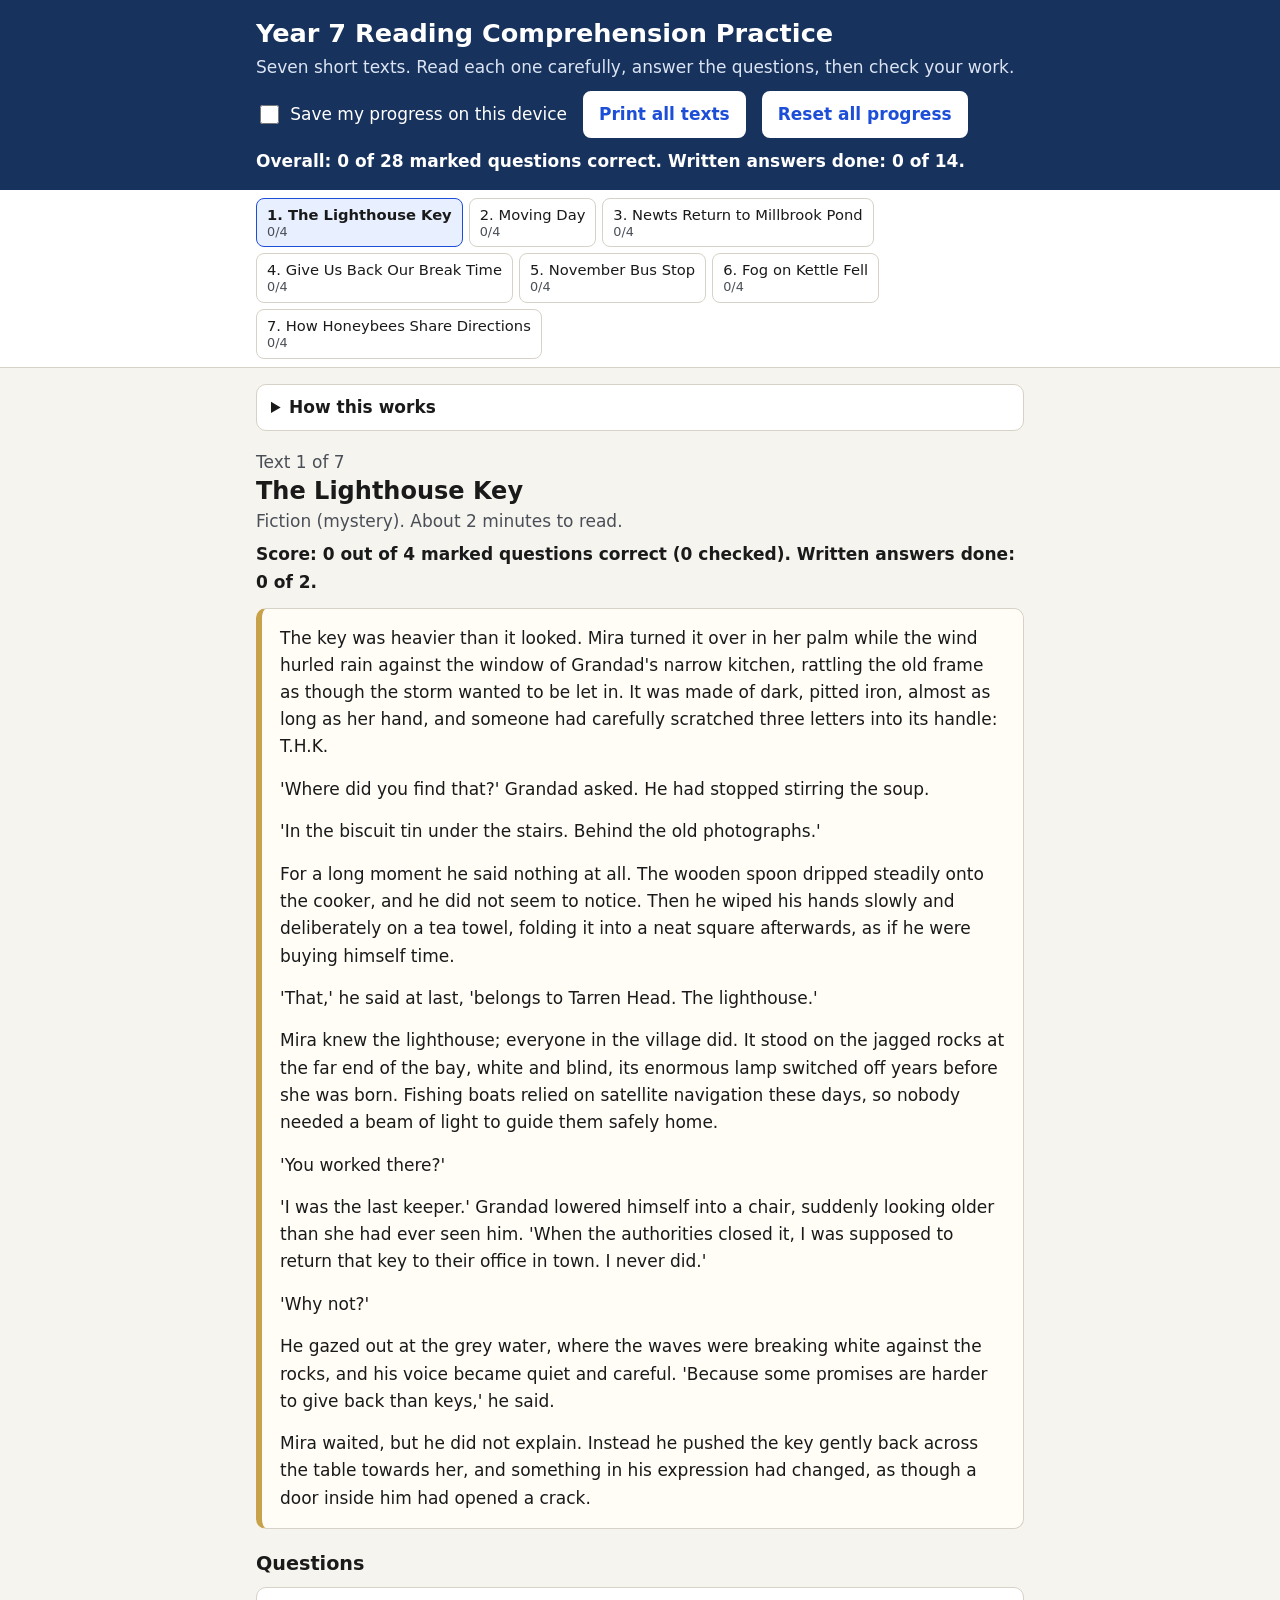
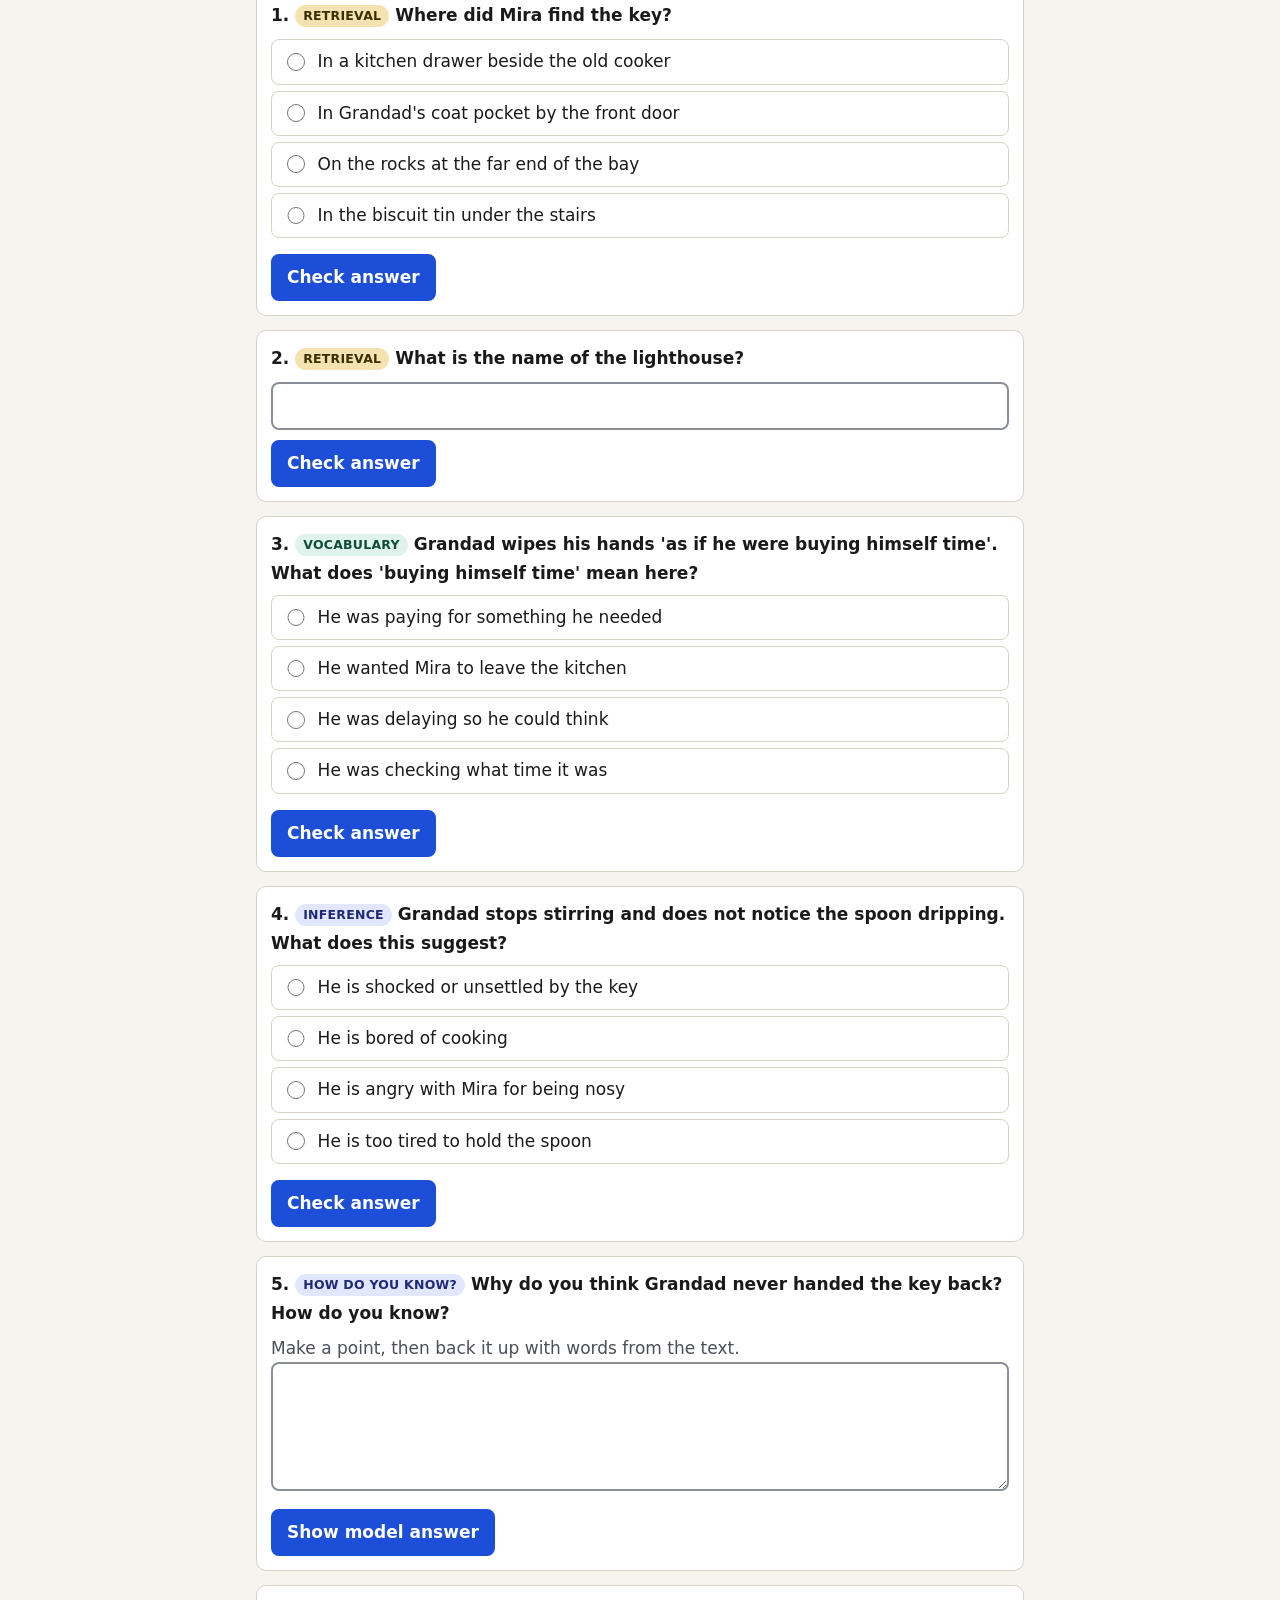
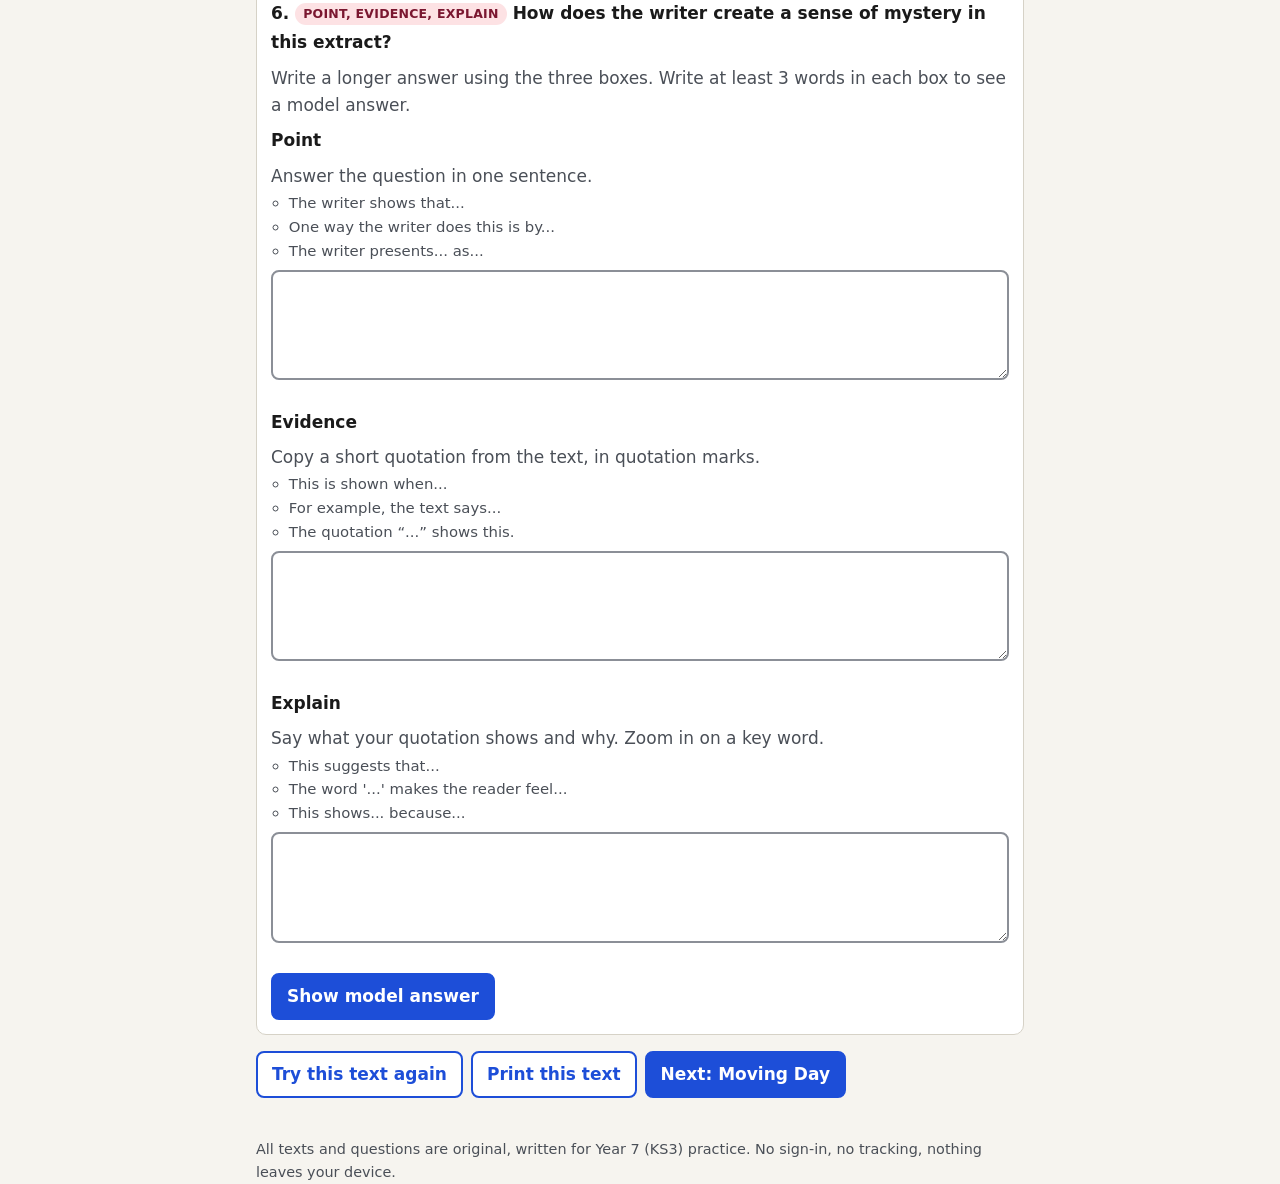
<file: y7-reading-comprehension/index.html>
<!doctype html>
<html lang="en-GB">
<head>
<meta charset="utf-8">
<meta name="viewport" content="width=device-width, initial-scale=1">
<meta http-equiv="Content-Security-Policy" content="default-src 'none'; style-src 'unsafe-inline'; script-src 'unsafe-inline'; img-src data:; base-uri 'none'; form-action 'none'">
<meta name="referrer" content="no-referrer">
<meta name="description" content="Year 7 reading comprehension practice: seven short original texts with retrieval, inference, vocabulary and Point-Evidence-Explain questions.">
<title>Year 7 Reading Comprehension Practice</title>
<style>
:root{
  --ink:#1a1a1a; --muted:#4a4f57; --bg:#f6f4ef; --card:#ffffff; --paper:#fffdf6;
  --line:#d6d2c7; --accent:#1d4ed8; --accent-ink:#ffffff; --focus:#b45309;
  --ok-bg:#dcfce7; --ok-ink:#14532d; --bad-bg:#fee2e2; --bad-ink:#7f1d1d; --hint-bg:#fef3c7; --hint-ink:#713f12;
}
*{box-sizing:border-box}
html{-webkit-text-size-adjust:100%}
body{margin:0;background:var(--bg);color:var(--ink);font:1.0625rem/1.6 system-ui,-apple-system,"Segoe UI",Roboto,Helvetica,Arial,sans-serif;overflow-wrap:break-word}
.wrap{max-width:800px;margin:0 auto;padding:0 16px}
.skip{position:absolute;left:-9999px;top:0;background:#000;color:#fff;padding:8px 14px;z-index:10;min-height:44px;display:inline-flex;align-items:center}
.skip:focus{left:8px;top:8px}
:focus-visible{outline:3px solid var(--focus);outline-offset:2px}
/* On the navy header the orange ring is only 2.5:1, so use a pale yellow ring there (about 10:1). */
header.site :focus-visible,.skip:focus,.skip:focus-visible{outline-color:#fde68a}
.sr-only{position:absolute;width:1px;height:1px;padding:0;margin:-1px;overflow:hidden;clip:rect(0 0 0 0);white-space:nowrap;border:0}
header.site{background:#17325c;color:#fff;padding:18px 0 14px}
header.site h1{margin:0;font-size:1.6rem;line-height:1.25}
header.site .sub{margin:4px 0 10px;color:#dbe4f3}
.toolbar{display:flex;flex-wrap:wrap;gap:8px 16px;align-items:center}
.toolbar label{display:inline-flex;gap:8px;align-items:center;cursor:pointer;min-height:44px}
.toolbar input[type=checkbox]{width:1.2rem;height:1.2rem}
.total{margin:10px 0 0;font-weight:600}
button,.btn{font:inherit;font-weight:600;border-radius:8px;border:2px solid var(--accent);background:var(--accent);color:var(--accent-ink);padding:8px 14px;cursor:pointer;min-height:44px;text-decoration:none;display:inline-flex;align-items:center}
button.secondary,.btn.secondary{background:#fff;color:var(--accent)}
header.site button.secondary{border-color:#fff}
button[aria-disabled=true]{background:#e5e7eb;border-color:#9ca3af;color:#374151;cursor:default}
.notice{margin:10px 0 0;padding:8px 12px;border-radius:8px;background:var(--hint-bg);color:var(--hint-ink)}
nav.passages{background:#fff;border-bottom:1px solid var(--line)}
nav.passages ol{list-style:none;margin:0 auto;padding:8px 16px;max-width:800px;display:flex;flex-wrap:wrap;gap:6px}
nav.passages a{display:flex;flex-direction:column;padding:6px 10px;border-radius:8px;border:1px solid var(--line);color:var(--ink);text-decoration:none;font-size:.92rem;line-height:1.3;min-height:44px;justify-content:center}
nav.passages a[aria-current=page]{border-color:var(--accent);background:#e8efff;font-weight:700}
nav.passages .badge{font-size:.8rem;color:var(--muted);font-weight:400}
details.howto{margin:16px 0;background:var(--card);border:1px solid var(--line);border-radius:10px;padding:0 14px}
details.howto summary{cursor:pointer;font-weight:600;padding:9px 0;min-height:44px}
details.howto[open]{padding-bottom:10px}
section.passage{margin:18px 0 40px}
section.passage > h2{font-size:1.5rem;margin:0 0 2px;line-height:1.25}
.meta{margin:0;color:var(--muted)}
.pscore{margin:6px 0 12px;font-weight:600}
.text{background:var(--paper);border:1px solid var(--line);border-left:6px solid #c8a24a;border-radius:10px;padding:16px 18px;margin:0 0 20px}
.text p{margin:0 0 .9em}
.text p:last-child{margin-bottom:0}
.poem .stanza{margin:0 0 1em}
.poem .stanza:last-child{margin-bottom:0}
.poem .line{display:block;padding-left:1.5em;text-indent:-1.5em}
h3{font-size:1.2rem;margin:20px 0 8px}
ol.questions{list-style:none;margin:0;padding:0;counter-reset:q}
ol.questions > li{counter-increment:q;background:var(--card);border:1px solid var(--line);border-radius:10px;padding:14px;margin:0 0 14px}
fieldset{border:0;margin:0;padding:0;min-width:0}
legend,.qlabel{display:block;font-weight:600;margin:0 0 8px;padding:0;width:100%}
.qnum::before{content:counter(q) ". "}
.tag{display:inline-block;font-size:.78rem;font-weight:700;letter-spacing:.02em;text-transform:uppercase;color:#3b2f00;background:#f4e3b0;border-radius:999px;padding:1px 8px;margin:0 6px 4px 0;vertical-align:1px}
.tag.inference,.tag.howknow{background:#e0e7ff;color:#1e2a78}
.tag.vocab{background:#dff3ec;color:#0f4d3a}
.tag.pee{background:#fde2e4;color:#7a1730}
.opt{display:flex;gap:10px;align-items:flex-start;padding:8px 10px;margin:0 0 6px;border:1px solid var(--line);border-radius:8px;cursor:pointer}
.opt input{margin-top:.35em;width:1.1rem;height:1.1rem;flex:none}
.opt.is-correct{background:var(--ok-bg);border-color:#16a34a}
.opt.is-wrong{background:var(--bad-bg);border-color:#dc2626}
input[type=text],textarea{font:inherit;width:100%;padding:8px 10px;border:2px solid #8b8f97;border-radius:8px;background:#fff;color:var(--ink)}
textarea{min-height:6.5em;resize:vertical}
input[readonly]{background:#f3f4f6}
.row{margin-top:10px;display:flex;flex-wrap:wrap;gap:8px}
.fb{margin-top:10px}
.fb:empty{display:none}
.fb .box{padding:8px 12px;border-radius:8px}
.fb .ok{background:var(--ok-bg);color:var(--ok-ink)}
.fb .bad{background:var(--bad-bg);color:var(--bad-ink)}
.fb .hint{background:var(--hint-bg);color:var(--hint-ink)}
.model{margin-top:10px;padding:10px 14px;border-radius:8px;background:#eef4ff;border:1px solid #c7d6f5}
.model h4{margin:0 0 4px;font-size:1rem}
.model p{margin:0 0 .5em}
.pee-box{margin:0 0 12px}
.pee-box label{font-weight:600;display:flex;align-items:center;min-height:44px}
.starters{margin:2px 0 6px;padding-left:1.2em;color:var(--muted);font-size:.93rem}
.checklist{list-style:none;padding:0;margin:8px 0 0}
.checklist label{display:flex;gap:8px;align-items:flex-start;cursor:pointer;padding:9px 0;min-height:44px}
.checklist input{margin-top:.35em;width:1.1rem;height:1.1rem;flex:none}
.pactions{display:flex;flex-wrap:wrap;gap:8px;margin-top:16px}
footer{color:var(--muted);font-size:.9rem;padding:16px 0 40px}
.print-only{display:none}
@media (max-width:480px){
  /* Compact header: the three controls share one row and the total is one short block, so the reading starts higher. */
  header.site{padding:8px 0}
  header.site h1{font-size:1.2rem}
  header.site .sub{margin:2px 0 6px;font-size:.88rem;line-height:1.35}
  .toolbar{display:grid;grid-template-columns:1.5fr 1fr 1fr;gap:6px;align-items:stretch}
  .toolbar label{font-size:.85rem;line-height:1.2;gap:6px}
  .toolbar button{font-size:.85rem;line-height:1.2;padding:4px 8px;justify-content:center;text-align:center}
  .total{margin-top:6px;font-size:.85rem;line-height:1.35}
  /* Compact nav: one row that scrolls sideways, so the reading starts above the fold. */
  nav.passages ol{flex-wrap:nowrap;overflow-x:auto;padding:6px 12px;gap:6px;scrollbar-width:thin}
  nav.passages li{flex:none}
  nav.passages a{flex-direction:row;align-items:center;gap:6px;white-space:nowrap;padding:4px 10px}
  details.howto{margin:10px 0}
  section.passage{margin-top:12px}
  .text{padding:12px 12px}
  ol.questions > li{padding:12px}
}
@media (prefers-reduced-motion:reduce){
  *{animation:none !important;transition:none !important;scroll-behavior:auto !important}
}
@media print{
  :root{--bg:#fff;--card:#fff;--paper:#fff}
  body{background:#fff;color:#000;font-size:11.5pt;line-height:1.45}
  header.site{background:#fff;color:#000;padding:0 0 6px;border-bottom:1px solid #000}
  header.site .sub{color:#000}
  .no-print,nav.passages,.toolbar,button,.btn,.skip,.notice,details.howto,.pactions,footer,.total{display:none !important}
  .print-only{display:block}
  .wrap{max-width:none;padding:0}
  section.passage{margin:0 0 12pt}
  .print-all section.passage[hidden]{display:block !important}
  .print-all section.passage + section.passage{break-before:page}
  .text{border:1px solid #000;border-left:4px solid #000}
  ol.questions > li{break-inside:avoid;border:1px solid #777;padding:8pt}
  .tag{border:1px solid #000;background:#fff !important;color:#000 !important}
  .opt{border:0;padding:2px 0;margin:0}
  input[type=text],textarea{border:1px solid #000}
  textarea{min-height:5em}
  a{color:#000;text-decoration:none}
}
</style>
</head>
<body>
<a class="skip" href="#main">Skip to the reading</a>
<header class="site">
  <div class="wrap">
    <h1>Year 7 Reading Comprehension Practice</h1>
    <p class="sub">Seven short texts. Read each one carefully, answer the questions, then check your work.</p>
    <div class="toolbar no-print">
      <label><input type="checkbox" id="save-toggle"> Save my progress on this device</label>
      <button type="button" class="secondary" id="print-all">Print all texts</button>
      <button type="button" class="secondary" id="reset-all">Reset all progress</button>
    </div>
    <p id="total" class="total"></p>
    <div id="notice" class="notice" role="status" aria-live="polite" hidden></div>
  </div>
</header>
<div id="announce" class="sr-only" role="status" aria-live="polite"></div>
<nav class="passages" aria-label="Texts"><ol id="nav"></ol></nav>
<main id="main" class="wrap" tabindex="-1">
  <details class="howto no-print">
    <summary>How this works</summary>
    <ul>
      <li>Each text is <strong>scored out of 4</strong>: a retrieval multiple-choice question, a retrieval short answer, a vocabulary question and an inference question. These are marked when you press Check answer.</li>
      <li>Each multiple-choice question can be checked once. A short answer gets one more try if the first answer is wrong. Give one answer, not a list of guesses.</li>
      <li>The <strong>how do you know?</strong> and <strong>Point-Evidence-Explain</strong> answers <strong>are not marked</strong>. Write your answer first, then compare it with the model answer.</li>
      <li>Your score for each text is shown at the top of the text. Use Try this text again to start a text over.</li>
      <li>Saving is off unless you tick Save my progress. Then answers are kept only in this browser on this device. On a shared computer, leave it off. Nothing is sent anywhere and there is no sign-in.</li>
    </ul>
  </details>
  <div id="passages"></div>
</main>
<footer class="wrap">All texts and questions are original, written for Year 7 (KS3) practice. No sign-in, no tracking, nothing leaves your device.</footer>
<script>
"use strict";
/*DATA-START*/
const PASSAGES = [
{
  id: "lighthouse",
  title: "The Lighthouse Key",
  type: "Fiction (mystery)",
  form: "prose",
  text: `The key was heavier than it looked. Mira turned it over in her palm while the wind hurled rain against the window of Grandad's narrow kitchen, rattling the old frame as though the storm wanted to be let in. It was made of dark, pitted iron, almost as long as her hand, and someone had carefully scratched three letters into its handle: T.H.K.

'Where did you find that?' Grandad asked. He had stopped stirring the soup.

'In the biscuit tin under the stairs. Behind the old photographs.'

For a long moment he said nothing at all. The wooden spoon dripped steadily onto the cooker, and he did not seem to notice. Then he wiped his hands slowly and deliberately on a tea towel, folding it into a neat square afterwards, as if he were buying himself time.

'That,' he said at last, 'belongs to Tarren Head. The lighthouse.'

Mira knew the lighthouse; everyone in the village did. It stood on the jagged rocks at the far end of the bay, white and blind, its enormous lamp switched off years before she was born. Fishing boats relied on satellite navigation these days, so nobody needed a beam of light to guide them safely home.

'You worked there?'

'I was the last keeper.' Grandad lowered himself into a chair, suddenly looking older than she had ever seen him. 'When the authorities closed it, I was supposed to return that key to their office in town. I never did.'

'Why not?'

He gazed out at the grey water, where the waves were breaking white against the rocks, and his voice became quiet and careful. 'Because some promises are harder to give back than keys,' he said.

Mira waited, but he did not explain. Instead he pushed the key gently back across the table towards her, and something in his expression had changed, as though a door inside him had opened a crack.`,
  questions: [
    { cat: "retrieval", kind: "mcq", q: "Where did Mira find the key?",
      options: ["In a kitchen drawer beside the old cooker", "In Grandad's coat pocket by the front door", "On the rocks at the far end of the bay", "In the biscuit tin under the stairs"], answer: 3,
      evidence: "In the biscuit tin under the stairs.", explain: "Mira tells Grandad she found it in the biscuit tin under the stairs, behind the old photographs." },
    { cat: "retrieval", kind: "short", q: "What is the name of the lighthouse?",
      accept: ["Tarren Head", "Tarren Head lighthouse", "Tarren", "Tarren lighthouse", "Taren Head", "Tarren Head light house"],
      reject: ["kettle fell", "millbrook", "ashgrove", "ashford"],
      evidence: "belongs to Tarren Head. The lighthouse.", explain: "Grandad says the key belongs to Tarren Head, the lighthouse." },
    { cat: "vocab", kind: "mcq", q: "Grandad wipes his hands 'as if he were buying himself time'. What does 'buying himself time' mean here?",
      options: ["He was paying for something he needed", "He wanted Mira to leave the kitchen", "He was delaying so he could think", "He was checking what time it was"], answer: 2,
      evidence: "as if he were buying himself time", explain: "Buying time means delaying. Grandad wipes his hands slowly because he needs a moment before he answers." },
    { cat: "inference", kind: "mcq", q: "Grandad stops stirring and does not notice the spoon dripping. What does this suggest?",
      options: ["He is shocked or unsettled by the key", "He is bored of cooking", "He is angry with Mira for being nosy", "He is too tired to hold the spoon"], answer: 0,
      evidence: "He had stopped stirring the soup.", explain: "He freezes and forgets what he is doing, which shows the key has shaken him. He is not angry: later he pushes the key back to Mira gently." },
    { cat: "howknow", kind: "open", q: "Why do you think Grandad never handed the key back? How do you know?",
      model: "I think Grandad made a promise linked to the lighthouse that he still wants to keep, so giving the key back would have felt like breaking it. I know because he says “some promises are harder to give back than keys”, which connects the key to a promise." },
    { cat: "pee", kind: "pee", q: "How does the writer create a sense of mystery in this extract?",
      model: { p: "The writer creates mystery by having Grandad hold back information, so the reader wants to find out more.",
               e: "When Mira asks why he kept the key, he only says “some promises are harder to give back than keys”, and the narrator adds that “he did not explain.”",
               x: "Because Grandad answers with a riddle instead of a reason, the reader is left with questions: what was the promise, and who was it made to? The image “a door inside him had opened a crack” suggests a secret is only just starting to come out, which makes us want to read on." } }
  ]
},
{
  id: "diary",
  title: "Moving Day",
  type: "Fiction (diary)",
  form: "prose",
  intro: "A diary entry written the night before starting at a new school.",
  text: `Sunday 4th September

The removal van left at six o'clock tonight and took the last bit of our old life with it. Well, not really. It brought our sofa and forty-two boxes, and they are all here now, stacked in the narrow hall of the new flat like a cardboard wall that nobody has the energy to knock down. But it felt like that.

Mum keeps saying 'fresh start' in a bright voice, the voice she uses at the dentist. I have heard it eleven times today, because I counted, and each time it sounded slightly less convincing.

My new bedroom is considerably smaller than my old one, but it has a window that looks out over the rooftops towards the distant hills. When the streetlights flickered on this evening, the whole town looked like it was covered in tiny orange stars. I will admit that was quite nice. I will not admit it to Mum.

Tomorrow is my first day at Ashgrove Academy. Everybody there will already have friends. Everybody will know where the toilets are, which teachers are strict and what you are absolutely not supposed to say in the canteen. I have laid out my new uniform on the chair, but the blazer still has the shop's fold lines in it, so everyone will know I'm new before I even open my mouth.

Gran telephoned this afternoon to wish me luck. She said, 'Remember, everyone in that school was new once.' I said, 'Not at the same time as me, they weren't.' She laughed, but I wasn't joking.

I have packed my bag three times. I keep checking that my pencil case is still in it, as if it might escape during the night and leave me completely unprepared.

Maybe I will not sleep at all.`,
  questions: [
    { cat: "retrieval", kind: "mcq", q: "How many boxes did the removal van bring?",
      options: ["Eleven", "Forty-two", "Twenty-four", "Six"], answer: 1,
      evidence: "forty-two boxes", explain: "The van brought the sofa and forty-two boxes. (Eleven is how many times Mum said 'fresh start'.)" },
    { cat: "retrieval", kind: "short", q: "What is the name of the writer's new school?",
      accept: ["Ashgrove Academy", "Ashgrove", "Ash grove Academy", "Ashgrove school"],
      reject: ["ashford", "millbrook", "tarren"],
      evidence: "Ashgrove Academy", explain: "Tomorrow is the writer's first day at Ashgrove Academy." },
    { cat: "vocab", kind: "mcq", q: "'I will admit that was quite nice.' What does 'admit' mean here?",
      options: ["Let someone come into a building", "Forget about something on purpose", "Own up that something is true", "Complain about something loudly"], answer: 2,
      evidence: "I will admit that was quite nice", explain: "Here 'admit' means to own up that something is true. (It can also mean 'let in', but not in this sentence.)" },
    { cat: "inference", kind: "mcq", q: "Why does Mum keep saying 'fresh start' in a bright voice?",
      options: ["She wants to sound positive and keep spirits up", "She has forgotten all the other words she knows", "She is secretly angry with the writer about the move", "She is practising her lines for a play at work"], answer: 0,
      evidence: "the voice she uses at the dentist", explain: "A 'dentist' voice is cheerful on the outside, perhaps to reassure the writer or herself, so Mum may be putting on a brave face." },
    { cat: "howknow", kind: "open", q: "How does the writer feel about the first day at the new school? How do you know?",
      model: "The writer feels nervous and worried about fitting in. I know because they think “Everybody there will already have friends” and they write “I have packed my bag three times”, which shows they cannot stop worrying." },
    { cat: "pee", kind: "pee", q: "How does the writer show mixed feelings about the move?",
      model: { p: "The writer shows they are unhappy about moving, but they also find something they like.",
               e: "“I will admit that was quite nice. I will not admit it to Mum.”",
               x: "The writer secretly enjoys the view but refuses to tell Mum, which shows they are not ready to accept the move yet. Describing the town as “tiny orange stars” shows a moment of wonder, while “the last bit of our old life” shows sadness about what they have left behind." } }
  ]
},
{
  id: "pond",
  title: "Newts Return to Millbrook Pond",
  type: "Non-fiction (news report)",
  form: "prose",
  text: `A pond that was once so full of rubbish that locals called it 'the swamp' is now home to wildlife again, thanks to a team of volunteers aged from 9 to 82.

Two years ago, Millbrook Pond was choked with shopping trolleys, plastic bottles and thick green algae. Fish had disappeared, and the water smelt so bad that families avoided the path beside it.

That changed when Ayaan Shah, then in Year 5, wrote to the parish council asking for help. 'I walk past it every day on the way to school,' he said. 'I thought, if nobody does anything, it will just get worse.'

The council provided gloves, litter pickers and a skip. Over eighteen months, volunteers met on the first Saturday of every month. They removed more than two tonnes of rubbish, including eleven trolleys and an old bicycle. A local wildlife trust then planted reeds and water lilies around the edges to help clean the water and give animals shelter.

Last month, ecologist Dr Helen Price confirmed that smooth newts were breeding in the pond for the first time in at least ten years. 'Newts need plenty of water plants and no rubbish,' she explained. 'Seeing them back is a very good sign.'

Not everyone was convinced at first. Retired postman Derek Hollis, 82, admitted he had doubts. 'I thought it was a waste of time, to be honest,' he laughed. 'Now I'm down there every month with my litter picker.'

The group is now raising money for a bench and an information board so that visitors can learn about the creatures living in the pond.`,
  questions: [
    { cat: "retrieval", kind: "mcq", q: "How often did the volunteers meet?",
      options: ["Every Sunday morning during the summer", "On the first Saturday of every month", "Every day after school for eighteen months", "Twice a year, in spring and autumn"], answer: 1,
      evidence: "volunteers met on the first Saturday of every month", explain: "The report says volunteers met on the first Saturday of every month for eighteen months." },
    { cat: "retrieval", kind: "short", q: "How many shopping trolleys did the volunteers take out of the pond?",
      accept: ["eleven", "11", "eleven trolleys", "11 trolleys", "eleven shopping trolleys", "11 shopping trolleys"],
      reject: ["10", "12", "13", "9", "ten", "twelve", "thirteen", "nine"], otherNumbers: true,
      evidence: "including eleven trolleys", explain: "The rubbish included eleven trolleys and an old bicycle." },
    { cat: "vocab", kind: "mcq", q: "The pond was 'choked with shopping trolleys'. What does 'choked' mean here?",
      options: ["Coughing loudly because of the terrible smell", "Cleaned out carefully by the volunteers", "Lightly decorated with litter and plants", "So clogged up it could not work properly"], answer: 3,
      evidence: "was choked with shopping trolleys", explain: "Choked means so clogged up that nothing could live or flow properly." },
    { cat: "inference", kind: "mcq", q: "Why does the writer include comments from Dr Helen Price?",
      options: ["To warn readers that newts can be dangerous to touch", "To complain that the parish council did not help enough", "To use an expert, so the good news is more believable", "To advertise a book she has written about wildlife ponds"], answer: 2,
      evidence: "ecologist Dr Helen Price confirmed", explain: "An ecologist is a wildlife expert. Quoting an expert makes the report more reliable." },
    { cat: "howknow", kind: "open", q: "What does Derek Hollis's change of mind suggest about the project? How do you know?",
      model: "It suggests the project has worked so well that even people who doubted it have been won over. I know because he “thought it was a waste of time”, but now he says he is “down there every month with my litter picker”." },
    { cat: "pee", kind: "pee", q: "How does the writer show that the clean-up was a success?",
      model: { p: "The writer uses facts and numbers to prove how much the volunteers achieved.",
               e: "The volunteers “removed more than two tonnes of rubbish, including eleven trolleys and an old bicycle.”",
               x: "Exact figures make the success sound real rather than just an opinion, and “more than two tonnes” makes the reader picture a huge heap of rubbish. The writer also contrasts the pond before, when it was “choked”, with now, when “smooth newts were breeding”, which shows a big change." } }
  ]
},
{
  id: "breaktime",
  title: "Give Us Back Our Break Time",
  type: "Non-fiction (persuasive article)",
  form: "prose",
  intro: "From a student column in a school newsletter.",
  text: `Our school has decided to shorten morning break from twenty minutes to ten so that the school day can finish earlier. I understand why. But I believe this is a mistake, and I would like to explain my reasons as clearly and fairly as I can.

First, break is not 'wasted time'. It is when we eat, drink water, use the toilets and, just as importantly, talk to our friends. Ten minutes is barely enough to queue at the canteen, let alone sit down and enjoy a snack. Many students in my year already say they arrive at period three hungry, distracted and struggling to concentrate.

Second, our brains need rest. When I asked our science teacher, she explained that most people concentrate much better after a proper break. Attention naturally fades when we work for a long time without stopping. A short walk, some fresh air and a laugh can help us learn more, not less. Cutting break might sound efficient, but a tired, frustrated student does not take in very much information.

Third, break is where we learn valuable things that are not on any timetable: how to sort out a disagreement, how to include someone who is on their own, how to organise a game that everybody can play. These skills matter. Parents, teachers and employers often remind us how important they are.

Some people will say that finishing ten minutes earlier gives us more time at home. That is true. But would you rather have ten extra minutes at the end of the day, or a morning where you can actually think?

I am asking the school council to run a survey before the change goes ahead. Let every student and teacher have a say. That way, the decision belongs to the whole school, not just a few people. If the majority still want a shorter break, I will accept it. But a decision this important deserves to be made together.`,
  questions: [
    { cat: "retrieval", kind: "mcq", q: "How long will morning break be if the change goes ahead?",
      options: ["Five minutes", "Fifteen minutes", "Twenty minutes", "Ten minutes"], answer: 3,
      evidence: "from twenty minutes to ten", explain: "Break is being cut from twenty minutes to ten." },
    { cat: "retrieval", kind: "short", q: "What does the writer ask the school council to run before the change goes ahead?",
      accept: ["survey", "a student survey", "a survey of students and teachers", "a survey before the change goes ahead", "surveys"],
      reject: ["vote", "votes", "poll", "meeting", "petition", "referendum"],
      evidence: "I am asking the school council to run a survey", explain: "The writer asks the school council to run a survey so everyone can have a say." },
    { cat: "vocab", kind: "mcq", q: "The writer says 'Cutting break might sound efficient'. What does 'efficient' mean here?",
      options: ["Getting a lot done without waste", "Very kind and friendly to everyone", "Extremely loud and hard to ignore", "Unfair to some people in the school"], answer: 0,
      evidence: "Cutting break might sound efficient", explain: "Efficient means getting a lot done without waste. The writer argues it only sounds that way." },
    { cat: "inference", kind: "mcq", q: "Why does the writer mention that finishing earlier 'gives us more time at home'?",
      options: ["Because they want break to be even shorter", "To show they have thought about the other side", "To explain why the school buses leave so early", "To make the article funnier for younger readers"], answer: 1,
      evidence: "Some people will say that finishing ten minutes earlier gives us more time at home. That is true. But", explain: "This is a counter-argument. The writer admits the other side has a point, then argues back with 'But...', which makes them seem fair." },
    { cat: "howknow", kind: "open", q: "Does the writer sound reasonable or angry? How do you know?",
      model: "The writer sounds reasonable. They begin with “I understand why”, which shows they can see the school's side, and they end by saying “If the majority still want a shorter break, I will accept it.”" },
    { cat: "pee", kind: "pee", q: "How does the writer try to persuade the reader?",
      model: { p: "The writer persuades by giving clearly organised reasons and by using a rhetorical question.",
               e: "“would you rather have ten extra minutes at the end of the day, or a morning where you can actually think?”",
               x: "The rhetorical question makes the reader answer in their head, and the obvious answer agrees with the writer. Starting paragraphs with “First”, “Second” and “Third” also makes the argument easy to follow and sound well thought out." } }
  ]
},
{
  id: "busstop",
  title: "November Bus Stop",
  type: "Poem",
  form: "poem",
  text: `The shelter's glass is fogged with breath,
the timetable's a smudge of rain;
a boy in a coat two sizes big
is drawing faces on the pane.

A woman counts her coins again,
as if they might have multiplied.
The puddles hold a broken sky
that shivers when the cars go by.

Nobody speaks. We stand apart
like sparrows on a garden wall,
each wrapped inside our private weather,
not really here, not there at all.

Then round the corner, slow and gold,
the bus comes like a lantern's glow,
and suddenly the strangers smile
and climb aboard, out of the cold.`,
  questions: [
    { cat: "retrieval", kind: "mcq", q: "What is the boy doing?",
      options: ["Drawing faces on the glass", "Counting his coins again", "Reading the timetable in the rain", "Feeding the sparrows on the wall"], answer: 0,
      evidence: "is drawing faces on the pane", explain: "The boy is drawing faces on the pane (the glass of the shelter)." },
    { cat: "retrieval", kind: "short", q: "Which birds does the poet compare the people to?",
      accept: ["sparrows", "sparrow", "like sparrows", "sparows"],
      reject: ["pigeons", "pigeon", "robins", "robin", "crows", "crow", "starlings", "starling", "gulls", "seagulls", "blackbirds", "blackbird", "magpies", "magpie"],
      evidence: "like sparrows on a garden wall", explain: "The people stand apart 'like sparrows on a garden wall'." },
    { cat: "vocab", kind: "mcq", q: "The woman counts her coins 'as if they might have multiplied'. What does 'multiplied' mean here?",
      options: ["Disappeared", "Increased in number", "Been stolen", "Turned into notes"], answer: 1,
      evidence: "as if they might have multiplied", explain: "Multiplied means become more. She counts again hoping there are more coins than before." },
    { cat: "inference", kind: "mcq", q: "What does 'each wrapped inside our private weather' mainly suggest about the people?",
      options: ["They are all wearing raincoats and hoods", "They are talking about the weather forecast", "They are planning a holiday somewhere sunny", "Each person is lost in their own thoughts"], answer: 3,
      evidence: "each wrapped inside our private weather", explain: "'Private weather' is a metaphor for each person's own mood and worries. Nobody speaks, so they are shut inside their own heads." },
    { cat: "howknow", kind: "open", q: "How does the mood change in the last stanza? How do you know?",
      model: "The mood changes from cold and lonely to warm and hopeful. I know because the bus comes “like a lantern's glow” and “the strangers smile”, which is much more cheerful than the people who stood apart and did not speak earlier." },
    { cat: "pee", kind: "pee", q: "How does the poet present the people waiting at the bus stop?",
      model: { p: "The poet presents the people as cold, lonely and cut off from each other.",
               e: "“Nobody speaks.” They stand “like sparrows on a garden wall”, each “wrapped inside our private weather”.",
               x: "Comparing them to sparrows makes them seem small, cold and huddled, yet “apart” shows they are not really together. “private weather” suggests each person is lost in their own worries, like the woman who “counts her coins again”, perhaps because money is tight." } }
  ]
},
{
  id: "fog",
  title: "Fog on Kettle Fell",
  type: "Fiction (adventure)",
  form: "prose",
  intro: "The whistle code in this story is the group's own. The real mountain distress signal is six long blasts a minute, answered by three.",
  text: `The fog arrived without warning. One minute, Year 7's walking group could see the whole valley spread below them like a green map, its stone walls and scattered farms stitched neatly together; the next, the world had shrunk to a few metres of wet grass and grey nothing. The temperature dropped so dramatically that Jess could feel the icy dampness creeping through her sleeves.

'Stay together!' Mr Okafor called. His voice sounded thin and unusually distant, as if the fog were swallowing it before it could travel.

Jess anxiously counted the shadowy shapes huddled around her. Seven. There should have been eight.

'Where's Leo?'

Silence. Somebody giggled nervously, then stopped abruptly. Mr Okafor's face, usually so relaxed, went tight.

'Everybody sit down exactly where you are,' he said. 'Nobody moves.' He pulled a whistle from his jacket and blew three long blasts.

Jess perched on a cold, slippery rock, her heart hammering painfully against her ribs. She thought of Leo at the back of the line, as always, stopping to photograph beetles, lichen and moss while everyone else complained impatiently that he was slow. She had complained too.

Then, faint and far away, came an unmistakable answer: three short whistles.

'He's remembered,' Mr Okafor breathed, his shoulders visibly loosening with relief. 'Good lad.' That morning in the minibus, while most of the class were still yawning and grumbling, he had made them all practise their own group code: three long blasts meant 'Where are you?' Three short ones meant 'I'm here, I'm staying put.'

They followed the sound cautiously, Mr Okafor in front, everyone gripping the strap of the rucksack ahead so that nobody else could wander off into the murk. After ten long minutes, which felt more like an hour, a familiar figure gradually materialised out of the grey, sitting cross-legged on a rock with his camera resting in his lap.

'I stayed put,' Leo said, grinning shakily, his glasses misted with tiny droplets. 'Like you said.'

Jess surprised herself by hugging him.`,
  questions: [
    { cat: "retrieval", kind: "mcq", q: "How did Mr Okafor first try to contact Leo?",
      options: ["He blew three long blasts on a whistle", "He shouted Leo's name", "He phoned Leo", "He sent Jess to look for him"], answer: 0,
      evidence: "blew three long blasts", explain: "He told everyone to sit down, then blew three long blasts on his whistle, which meant 'Where are you?'" },
    { cat: "retrieval", kind: "short", q: "Who is missing from the group?",
      accept: ["Leo"],
      reject: ["jess", "okafor", "no one", "nobody", "anyone", "anybody", "someone", "somebody"], others: "anyone",
      evidence: "'Where's Leo?'", explain: "Jess counts the group and asks, 'Where's Leo?'" },
    { cat: "vocab", kind: "mcq", q: "In the first paragraph, 'the world had shrunk to a few metres of wet grass'. What does 'shrunk' mean here?",
      options: ["The hill had sunk down into the ground", "The pupils had become a little shorter", "They could see much less around them", "The map had been folded up very small"], answer: 2,
      evidence: "the world had shrunk to a few metres of wet grass", explain: "The fog is so thick they can only see a few metres, so their world feels much smaller." },
    { cat: "inference", kind: "mcq", q: "At the end, 'Jess surprised herself by hugging him'. Why might she be surprised at herself?",
      options: ["She wants to borrow his camera to photograph the fog", "Mr Okafor had told everyone to hug when Leo came back", "She is cold and is trying to keep warm in the fog", "She is relieved, and she had been unkind about him"], answer: 3,
      evidence: "She had complained too.", explain: "Jess had complained that Leo was slow, so hugging him shows how worried and relieved she really was." },
    { cat: "howknow", kind: "open", q: "How can you tell that Mr Okafor is worried, even though he stays calm?",
      model: "His face gives him away: it is “usually so relaxed” but “went tight”. He also gives short, firm orders such as “Nobody moves”, which shows he is taking the danger very seriously." },
    { cat: "pee", kind: "pee", q: "How does the writer build tension in this extract?",
      model: { p: "The writer builds tension with very short sentences and a threatening setting.",
               e: "“Seven. There should have been eight.”",
               x: "The one-word sentence “Seven.” makes the reader stop and count with Jess, then the next sentence reveals the problem suddenly, like a shock. The fog seems to be “swallowing” Mr Okafor's voice, which makes the setting feel dangerous, as if it could swallow Leo too." } }
  ]
},
{
  id: "bees",
  title: "How Honeybees Share Directions",
  type: "Non-fiction (explanation)",
  form: "prose",
  text: `When a honeybee finds a good patch of flowers, she faces a problem: how can she tell the rest of the hive where it is? Bees cannot draw maps or point. Instead, they dance.

Back inside the dark hive, the forager bee climbs onto the upright surface of the honeycomb and performs what scientists call the waggle dance. She runs forwards in a straight line while shaking her body from side to side, then loops back round to her starting point and does it again, sometimes dozens of times.

Every part of the dance carries information. The direction of the straight 'waggle run' shows the direction of the food compared with the sun. If the bee waggles straight upwards, the food is in the same direction as the sun. If she waggles at an angle to the right of upwards, the other bees know to fly at that same angle to the right of the sun.

The length of the waggle run tells the others how far away the food is: the longer the run, the further the flight. Other bees crowd round the dancer in the darkness, following her movements by touch, and they also pick up the scent of the flowers she has visited.

The Austrian scientist Karl von Frisch spent years studying this behaviour. Many people did not believe that insects could communicate in such a complex way, but his careful experiments convinced them. In 1973, he shared the Nobel Prize for his work.

Today, researchers who decode the dances can find out which areas bees are using most, which helps people protect important places for pollinators.`,
  questions: [
    { cat: "retrieval", kind: "mcq", q: "What does the length of the waggle run tell the other bees?",
      options: ["Which direction to fly", "How much nectar is left", "How far away the food is", "What time of day it is"], answer: 2,
      evidence: "The length of the waggle run tells the others how far away the food is", explain: "The longer the run, the further away the food. The direction of the run, not its length, shows which way to fly." },
    { cat: "retrieval", kind: "short", q: "In what year did Karl von Frisch share the Nobel Prize?",
      accept: ["1973", "in 1973", "nineteen seventy-three"],
      reject: ["1937"], otherNumbers: "years",
      evidence: "In 1973, he shared the Nobel Prize", explain: "The text says he shared the Nobel Prize in 1973." },
    { cat: "vocab", kind: "mcq", q: "Researchers 'decode the dances'. What does 'decode' mean here?",
      options: ["Destroy or break up", "Write music to go with", "Copy out exactly, word for word", "Work out the meaning of"], answer: 3,
      evidence: "researchers who decode the dances", explain: "To decode something is to work out what a code or message means." },
    { cat: "inference", kind: "mcq", q: "Why do the watching bees need both touch and scent?",
      options: ["Touch lets them push her away, and scent warns them of danger", "The hive is dark: touch shows the route, scent shows which flowers", "The dance is outside in bright sun, so only scent is needed", "Bees have no eyes, so they use touch and scent for everything they do"], answer: 1,
      evidence: "Other bees crowd round the dancer in the darkness, following her movements by touch, and they also pick up the scent of the flowers she has visited", explain: "The text does not say why, but the hive is dark, so the bees cannot watch the dance. Touch lets them follow the route, and the scent tells them which flowers to look for when they get there." },
    { cat: "howknow", kind: "open", q: "Why might people have found it hard to believe Karl von Frisch at first? How do you know?",
      model: "People probably thought insects were too simple to share detailed information. I know because the text says many people “did not believe that insects could communicate in such a complex way”, and it took his “careful experiments” to convince them." },
    { cat: "pee", kind: "pee", q: "How does the writer make a complicated process easy for the reader to understand?",
      model: { p: "The writer explains the dance step by step and gives clear examples.",
               e: "“If the bee waggles straight upwards, the food is in the same direction as the sun.”",
               x: "This 'if' example turns a hard idea into a simple rule the reader can picture. Opening with a question, “how can she tell the rest of the hive where it is?”, also makes the reader curious and sets up the explanation that follows." } }
  ]
}
];
/*DATA-END*/

const KEY = "y7rc-progress-v1";
/* Version 1 saves stored multiple-choice answers by position. The options were
   reordered in version 2, so MIGRATE_V1[id][old position] gives the new position.
   null means the question itself changed, so an old answer is not carried over. */
const MIGRATE_V1 = {"lighthouse-q1":[0,3,1,2],"lighthouse-q3":[0,2,1,3],"lighthouse-q4":[1,0,2,3],"pond-q1":[0,2,1,3],"pond-q3":[3,0,1,2],"pond-q4":[2,0,1,3],"busstop-q1":[1,0,2,3],"busstop-q3":[1,0,2,3],"busstop-q4":[0,3,1,2],"bees-q1":[0,2,1,3],"bees-q3":[3,0,1,2],"bees-q4":null,"fog-q1":[1,0,2,3],"fog-q3":[2,0,1,3],"fog-q4":[3,0,1,2],"breaktime-q1":[0,3,1,2],"breaktime-q3":[0,1,2,3],"breaktime-q4":[1,0,2,3],"diary-q1":[0,2,1,3],"diary-q3":[2,0,1,3],"diary-q4":[0,1,2,3]};
const MAX_TEXT = 4000;
const CATS = { retrieval: "Retrieval", vocab: "Vocabulary", inference: "Inference", howknow: "How do you know?", pee: "Point, Evidence, Explain" };
const STARTERS = {
  p: ["The writer shows that...", "One way the writer does this is by...", "The writer presents... as..."],
  e: ["This is shown when...", "For example, the text says...", "The quotation \u201c...\u201d shows this."],
  x: ["This suggests that...", "The word '...' makes the reader feel...", "This shows... because..."]
};
const PEE_PARTS = [["p", "Point", "Answer the question in one sentence."], ["e", "Evidence", "Copy a short quotation from the text, in quotation marks."], ["x", "Explain", "Say what your quotation shows and why. Zoom in on a key word."]];
const CHECKLIST = [
  "My point answers the question.",
  "I used a short quotation in quotation marks.",
  "My quotation really backs up my point.",
  "I explained what the quotation shows, not just what it says.",
  "I zoomed in on at least one key word or phrase."
];

const QMAP = new Map();
for (const p of PASSAGES) p.questions.forEach(function (q, i) { q.id = p.id + "-q" + (i + 1); q.pid = p.id; QMAP.set(q.id, q); });
const isAuto = function (q) { return q.kind === "mcq" || q.kind === "short"; };

let state = { save: false, answers: Object.create(null) };  /* saving is off unless chosen (or already in use: see load) */
let storageOK = true;
let saveTimer = null;

function h(tag, attrs) {
  const el = document.createElement(tag);
  if (attrs) for (const k of Object.keys(attrs)) {
    const v = attrs[k];
    if (v === null || v === undefined || v === false) continue;
    if (k === "class") el.className = v;
    else if (k.slice(0, 2) === "on") el.addEventListener(k.slice(2), v);
    else if (v === true) el.setAttribute(k, "");
    else el.setAttribute(k, String(v));
  }
  for (let i = 2; i < arguments.length; i++) appendKids(el, arguments[i]);
  return el;
}
function appendKids(el, c) {
  if (c === null || c === undefined || c === false) return;
  if (Array.isArray(c)) { c.forEach(function (x) { appendKids(el, x); }); return; }
  el.append(c.nodeType ? c : document.createTextNode(String(c)));
}

function norm(s) {
  return String(s).toLowerCase()
    .replace(/[\u2018\u2019\u02bc'`]/g, "")
    .replace(/[^a-z0-9]+/g, " ")
    .trim()
    .replace(/^(the|a|an) /, "");
}
function isCorrect(q, a) {
  if (!a) return false;
  if (q.kind === "mcq") return a.choice === q.answer;
  if (q.kind === "short") return shortCorrect(q, a.text);
  return false;
}
/* Short answers. Rivals are the q.reject phrases (plus, with q.otherNumbers,
   other numbers). The default is strict: a rival that is not negated counts
   as offered, so the answer is not accepted, unless it clearly sits inside a
   reason or a description. Steps:
   1. Tidy: drop apostrophes; "no one else"/"nobody else"/"everyone else" are
      never rivals; "/" and "such as" become "or"; "&", "as well as", "along
      with" and "plus" become "and".
   2. Split into clauses at punctuation, " - ", dashes and "but", and before
      because/since/as/when/after/before/while/so/who/and.
   3. A hit is negated when not/no/never... is one of the three words before it
      in its clause ("if not" does not negate). With q.otherNumbers "years", a
      2-digit number just after was/is/aged/age is an age, not a rival year.
   4. A live rival is offered when a hedge word joins it to the answer: or,
      either, else, unless, if, could, might, though, perhaps, maybe, possibly,
      probably, between, vs within three words before it or two after it, or
      "to" right next to it. Filler words (idk, dunno, lol, reckon...) never
      hide this.
      In the answer's own clause "with" or "then" just before it also joins.
   5. "Jess wasnt" / "Jess is not" right after the rival negates it.
      Otherwise it is ignored only when its clause is a reason (starts with
      because/since/as/when/after/before/while), or the clause has real words
      beyond candidates and filler and, for a clause without the answer, its
      own verb (a rival number with a following noun is enough). So "Leo,
      since Jess counted", "Leo - Jess noticed", "11 because 12 were found
      later" and "a survey before the vote" are right; "Leo or Jess idk",
      "Leo, Jess", "Leo and Jess", "Leo isnt missing, Jess is" are not.
   Correct = at least one live accepted hit and no offered rival. */
const NEGATIONS = ["not", "no", "never", "nor", "neither", "isnt", "wasnt", "arent", "werent", "dont", "doesnt", "didnt", "cant", "cannot", "wont", "hasnt", "havent", "hadnt"];
function isNeg(w) { return NEGATIONS.indexOf(w) !== -1; }
const HEDGES = "or either else unless if could might though although perhaps maybe possibly probably between vs versus".split(" ");
const FILLER = ("a an the it its is was were are am be been i im ive id think thought guess maybe perhaps probably possibly sure or either both also too " +
  "just only about around roughly he she they hes shes theyre mr mrs miss missing lost gone went one answer because so when who and " +
  "idk dunno lol lmao reckon prob probs like kinda sorta um umm er erm hmm uh honestly basically know remember mean could might unless if else " +
  "though although which that to between then vs versus well yeah yes ok okay possibly actually say").split(" ");
const REASON = "because since as when after before while".split(" ");
const VERBS = ("is was were are am be been being has have had do does did can will would shall should must said says say saw see seen found find " +
  "blew blow went go goes came come got get took take made make left knew know told tell ran run stayed sat held heard felt kept lost looked " +
  "asked shouted called counted noticed thinks wants want hes shes theyre theres thats whos").split(" ");
const NUMBER_WORDS = ("two three four five six seven eight nine ten eleven twelve thirteen fourteen fifteen sixteen seventeen eighteen nineteen " +
  "twenty thirty forty fifty sixty seventy eighty ninety hundred dozen").split(" ");
function clauses(text) {
  return String(text).replace(/[\u2018\u2019\u02bc'`]/g, "")
    .replace(/\b(no one|nobody|everyone|everybody) else\b/gi, " ")
    .replace(/\band\s*\/\s*or\b/gi, " or ").replace(/\//g, " or ").replace(/\bsuch as\b/gi, " or ")
    .replace(/&/g, " and ").replace(/\b(as well as|along with|plus)\b/gi, " and ")
    .split(/[,;:.!?()\u2013\u2014]+|\s-+\s|\bbut\b|(?=\b(?:because|since|as|when|after|before|while|so|who|and)\b)/i).map(norm).filter(Boolean);
}
function negated(words, i) {
  return words.slice(Math.max(0, i - 3), i).some(function (w, j, arr) {
    const k = Math.max(0, i - 3) + j;
    return isNeg(w) && words[k - 1] !== "if";
  });
}
/* Hits of any phrase in list: {i: first word index, n: length, neg}. */
function hits(c, list) {
  const words = c.split(" "), out = [];
  for (const x of list || []) {
    const k = norm(x).split(" ").filter(Boolean);
    if (!k.length) continue;
    for (let i = 0; i + k.length <= words.length; i++) {
      if (k.every(function (w, j) { return words[i + j] === w; })) out.push({ i: i, n: k.length, neg: negated(words, i) });
    }
  }
  return out;
}
function isOtherNumber(q, w) {
  if (!q.otherNumbers || q.accept.map(norm).indexOf(w) !== -1) return false;
  if (q.otherNumbers === "years") return /^([0-9]{2}|[0-9]{4})$/.test(w);
  return /^[0-9]+$/.test(w) || NUMBER_WORDS.indexOf(w) !== -1;
}
function otherNumberHits(q, c) {
  const words = c.split(" "), out = [];
  words.forEach(function (w, i) {
    if (!isOtherNumber(q, w)) return;
    if (q.otherNumbers === "years" && w.length === 2 && ["was", "is", "aged", "age"].indexOf(words[i - 1]) !== -1) return;
    out.push({ i: i, n: 1, neg: negated(words, i), num: true });
  });
  return out;
}
function hedged(words, h) {
  for (let j = Math.max(0, h.i - 3); j < Math.min(words.length, h.i + h.n + 2); j++) {
    if (j >= h.i && j < h.i + h.n) continue;
    if (HEDGES.indexOf(words[j]) !== -1) return true;
  }
  return words[h.i - 1] === "to" || words[h.i + h.n] === "to";
}
/* Words of the clause that are not candidates, filler, negations or numbers. */
function contentWords(q, c) {
  let pad = " " + c + " ";
  q.accept.concat(q.reject || []).map(norm).filter(Boolean).sort(function (a, b) { return b.length - a.length; }).forEach(function (k) {
    while (pad.indexOf(" " + k + " ") !== -1) pad = pad.replace(" " + k + " ", " ");
  });
  const known = {};
  q.accept.concat(q.reject || []).forEach(function (x) { norm(x).split(" ").forEach(function (w) { known[w] = true; }); });
  return pad.split(" ").filter(function (w) { return w && !known[w] && FILLER.indexOf(w) === -1 && !isNeg(w) && !isOtherNumber(q, w); });
}
function hasVerb(q, c) {
  const known = {};
  q.accept.concat(q.reject || []).forEach(function (x) { norm(x).split(" ").forEach(function (w) { known[w] = true; }); });
  return c.split(" ").some(function (w) {
    return !known[w] && (VERBS.indexOf(w) !== -1 || /^[a-z]{2,}ed$/.test(w) || (/^[a-z]{3,}ing$/.test(w) && !/thing$/.test(w)));
  });
}
function offered(q, c, h, hasAnswer) {
  const words = c.split(" ");
  if (hedged(words, h)) return true;
  if (hasAnswer && ["with", "then"].indexOf(words[h.i - 1]) !== -1) return true;
  const after = words.slice(h.i + h.n, h.i + h.n + 2).join(" ");
  if (/^(isnt|wasnt|is not|was not)\b/.test(after)) return false;
  if (REASON.indexOf(words[0]) !== -1) return false;
  if (!contentWords(q, c).length) return true;
  if (hasAnswer) return false;
  return !(hasVerb(q, c) || h.num);
}
/* "right", "blocked" (a right answer plus a rival offered alongside it) or "wrong". */
function shortStatus(q, text) {
  let good = false, rival = false;
  for (const c of clauses(text)) {
    const answer = hits(c, q.accept).some(function (h) { return !h.neg; });
    if (answer) good = true;
    hits(c, q.reject).concat(otherNumberHits(q, c)).forEach(function (h) {
      if (!h.neg && offered(q, c, h, answer)) rival = true;
    });
  }
  return good ? (rival ? "blocked" : "right") : "wrong";
}
function shortCorrect(q, text) { return shortStatus(q, text) === "right"; }
function oneAnswerMsg(q) { return "Give just one answer, without naming " + (q.others || "anything") + " else. "; }
function shortLocked(q, a) { return !!a && (a.tries >= 2 || shortCorrect(q, a.text)); }
function hasText(s) { return typeof s === "string" && s.trim() !== ""; }
const PEE_MIN_WORDS = 3;
function wordCount(s) { return typeof s === "string" ? s.split(/\s+/).filter(function (w) { return /[A-Za-z0-9]/.test(w); }).length : 0; }

/* ---------- storage ---------- */
function validEntry(q, v) {
  if (!v || typeof v !== "object" || Array.isArray(v)) return null;
  const str = function (x, max) { return typeof x === "string" && x.length <= max; };
  if (q.kind === "mcq") return (Number.isInteger(v.choice) && v.choice >= 0 && v.choice < q.options.length) ? { choice: v.choice } : null;
  if (q.kind === "short") return (str(v.text, 200) && hasText(v.text)) ? { text: v.text, tries: v.tries === 1 ? 1 : 2 } : null;
  if (q.kind === "open") return str(v.text, MAX_TEXT) ? { text: v.text, revealed: v.revealed === true && hasText(v.text) } : null;
  if (q.kind === "pee") {
    if (!["p", "e", "x"].every(function (k) { return str(v[k], MAX_TEXT); })) return null;
    const all = ["p", "e", "x"].every(function (k) { return hasText(v[k]); });
    const checks = CHECKLIST.map(function (_, i) { return Array.isArray(v.checks) ? v.checks[i] === true : false; });
    return { p: v.p, e: v.e, x: v.x, revealed: v.revealed === true && all, checks: checks };
  }
  return null;
}
/* Saving is off by default. To avoid losing anyone's progress, an existing
   save decides instead:
   - nothing stored, or a version 1 save that was switched off or holds no
     answers: saving stays off and nothing is kept on the device;
   - a version 1 save with answers (saving used to be on by default): saving
     stays on, answers are migrated to version 2 and the user is told how to
     switch it off;
   - a version 2 save (only written when saving is on, even with no answers
     yet): saving stays on;
   - unreadable data: someone had saving on, so it stays on and the raw data is
     backed up under KEY:corrupt (removed when saving is switched off). */
function load() {
  let raw = null;
  try { raw = window.localStorage.getItem(KEY); } catch (e) { storageOK = false; return; }
  if (raw === null) return;
  let obj;
  try { obj = JSON.parse(raw); } catch (e) { obj = undefined; }
  if (!obj || typeof obj !== "object" || Array.isArray(obj) || (obj.v !== 1 && obj.v !== 2)) {
    try { window.localStorage.setItem(KEY + ":corrupt", String(raw).slice(0, 100000)); } catch (e) { /* ignore */ }
    state.save = true;
    notice("Saved progress on this device could not be read, so you are starting fresh. Saving stays on: untick Save my progress to remove it.");
    return;
  }
  const a = obj.answers;
  const hasAnswers = !!a && typeof a === "object" && !Array.isArray(a) && Object.keys(a).length > 0;
  if (obj.save === false || (obj.v === 1 && !hasAnswers)) { state.save = false; persist(); return; }
  state.save = true;
  let dropped = 0;
  for (const id of hasAnswers ? Object.keys(a) : []) {
    const q = QMAP.get(id);
    let entry = a[id];
    if (q && obj.v === 1 && q.kind === "mcq" && Object.prototype.hasOwnProperty.call(MIGRATE_V1, id) && entry && typeof entry === "object") {
      const map = MIGRATE_V1[id];
      if (map === null) continue; /* question rewritten: old answer does not apply */
      entry = Number.isInteger(entry.choice) && entry.choice >= 0 && entry.choice < map.length ? { choice: map[entry.choice] } : null;
    }
    const v = q ? validEntry(q, entry) : null;
    if (v) state.answers[id] = v; else dropped++;
  }
  if (dropped) notice("Some saved answers could not be read and were skipped.");
  else if (obj.v === 1) notice("Saving is on because this device already had your saved progress. Untick Save my progress to remove it, for example on a shared computer.");
  if (obj.v === 1) persist();
}
function persist() {
  clearTimeout(saveTimer); saveTimer = null;
  if (!storageOK) return;
  try {
    if (state.save) window.localStorage.setItem(KEY, JSON.stringify({ v: 2, answers: state.answers }));
    else { window.localStorage.removeItem(KEY); window.localStorage.removeItem(KEY + ":corrupt"); }
  } catch (e) {
    notice("Progress could not be saved on this device. You can keep working, but it will not be remembered.");
  }
}
function persistSoon() { clearTimeout(saveTimer); saveTimer = setTimeout(persist, 300); }
window.addEventListener("pagehide", function () { if (saveTimer) persist(); });

/* The only live region for checking: one combined message per Check
   (feedback plus the new score). Scores and totals are not live. */
function announce(msg) {
  const el = document.getElementById("announce");
  el.textContent = el.textContent === msg ? msg + "\u00a0" : msg;
}
function announceCheck(q, fb) {
  const s = passageScore(PASSAGES.find(function (p) { return p.id === q.pid; }));
  announce(fb.textContent.trim() + " Score for this text: " + s.correct + " out of " + s.auto + ".");
}
function notice(msg) { const n = document.getElementById("notice"); n.textContent = msg; n.hidden = false; }

/* ---------- scoring ---------- */
function passageScore(p) {
  let auto = 0, correct = 0, checked = 0, written = 0, done = 0;
  for (const q of p.questions) {
    const a = state.answers[q.id];
    if (isAuto(q)) { auto++; if (a) { checked++; if (isCorrect(q, a)) correct++; } }
    else { written++; if (a && a.revealed) done++; }
  }
  return { auto: auto, correct: correct, checked: checked, written: written, done: done };
}
function updateScores() {
  let tc = 0, ta = 0, td = 0, tw = 0;
  for (const p of PASSAGES) {
    const s = passageScore(p);
    tc += s.correct; ta += s.auto; td += s.done; tw += s.written;
    const el = document.getElementById("score-" + p.id);
    if (el) el.textContent = "Score: " + s.correct + " out of " + s.auto + " marked questions correct (" + s.checked + " checked). Written answers done: " + s.done + " of " + s.written + ".";
    const b = document.getElementById("badge-" + p.id);
    if (b) b.textContent = s.correct + "/" + s.auto + (s.checked === s.auto && s.done === s.written ? " \u2713" : "");
  }
  document.getElementById("total").textContent = "Overall: " + tc + " of " + ta + " marked questions correct. Written answers done: " + td + " of " + tw + ".";
}

/* ---------- rendering ---------- */
function tagEl(q) { return h("span", { class: "tag " + q.cat }, CATS[q.cat]); }
function setFb(fb, kind, parts) { fb.replaceChildren(h("div", { class: "box " + kind }, parts)); }
function hint(fb, msg) { setFb(fb, "hint", msg); announce(msg); }

function renderMCQ(q) {
  const fb = h("div", { class: "fb" });
  const opts = q.options.map(function (o, i) {
    return h("label", { class: "opt" }, h("input", { type: "radio", name: q.id, value: String(i) }), h("span", null, o));
  });
  const btn = h("button", { type: "submit", class: "check" }, "Check answer");
  const form = h("form", { class: "q q-mcq", "data-qid": q.id, novalidate: true },
    h("fieldset", null, h("legend", null, h("span", { class: "qnum" }), tagEl(q), h("span", { class: "qtext" }, q.q)), opts),
    h("div", { class: "row" }, btn), fb);
  form.addEventListener("submit", function (e) {
    e.preventDefault();
    if (state.answers[q.id]) return;
    const sel = form.querySelector("input[type=radio]:checked");
    if (!sel) { hint(fb, "Choose an answer first."); return; }
    state.answers[q.id] = { choice: Number(sel.value) };
    persist(); showMCQ(q, form); updateScores(); announceCheck(q, fb);
  });
  if (state.answers[q.id]) showMCQ(q, form);
  return form;
}
function showMCQ(q, form) {
  const a = state.answers[q.id];
  const fb = form.querySelector(".fb");
  form.querySelectorAll("input[type=radio]").forEach(function (r, i) {
    r.checked = i === a.choice; r.disabled = true;
    const lab = r.closest(".opt");
    if (i === q.answer) lab.classList.add("is-correct");
    else if (i === a.choice) lab.classList.add("is-wrong");
  });
  lockBtn(form.querySelector("button.check"));
  if (isCorrect(q, a)) setFb(fb, "ok", [h("strong", null, "Correct. "), q.explain]);
  else setFb(fb, "bad", [h("strong", null, "Not quite. "), "The answer is: " + q.options[q.answer] + ". ", q.explain]);
  form.dataset.result = isCorrect(q, a) ? "correct" : "incorrect";
}
function lockBtn(btn) { btn.setAttribute("aria-disabled", "true"); btn.textContent = "Checked"; }

function renderShort(q) {
  const inId = q.id + "-in";
  const fb = h("div", { class: "fb" });
  const input = h("input", { type: "text", id: inId, autocomplete: "off", spellcheck: "true", maxlength: "200" });
  const form = h("form", { class: "q q-short", "data-qid": q.id, novalidate: true },
    h("label", { class: "qlabel", for: inId }, h("span", { class: "qnum" }), tagEl(q), h("span", { class: "qtext" }, q.q)),
    input, h("div", { class: "row" }, h("button", { type: "submit", class: "check" }, "Check answer")), fb);
  form.addEventListener("submit", function (e) {
    e.preventDefault();
    const prev = state.answers[q.id];
    if (shortLocked(q, prev)) return;
    if (!hasText(input.value)) { hint(fb, "Type an answer first."); return; }
    /* N3: re-checking the same answer does not use up the second try. */
    if (prev && norm(input.value) === norm(prev.text)) { hint(fb, "Change your answer, then check again."); return; }
    state.answers[q.id] = { text: input.value.slice(0, 200), tries: prev ? 2 : 1 };
    persist(); showShort(q, form); updateScores(); announceCheck(q, fb);
  });
  if (state.answers[q.id]) showShort(q, form);
  return form;
}
function showShort(q, form) {
  const a = state.answers[q.id];
  const input = form.querySelector("input");
  input.value = a.text;
  const fb = form.querySelector(".fb");
  if (!shortLocked(q, a)) {
    form.querySelector("button.check").textContent = "Check again";
    const lead = shortStatus(q, a.text) === "blocked" ? oneAnswerMsg(q) : "Not quite. ";
    setFb(fb, "bad", [h("strong", null, lead), "You wrote: ", h("q", null, a.text), ". Look back at the text and have one more try."]);
    form.dataset.result = "retry";
    return;
  }
  input.readOnly = true;
  lockBtn(form.querySelector("button.check"));
  if (isCorrect(q, a)) setFb(fb, "ok", [h("strong", null, "Correct. "), q.explain]);
  else setFb(fb, "bad", [h("strong", null, shortStatus(q, a.text) === "blocked" ? oneAnswerMsg(q) : "Not quite. "), "You wrote: ", h("q", null, a.text), ". A correct answer is: " + q.accept[0] + ". ", q.explain]);
  form.dataset.result = isCorrect(q, a) ? "correct" : "incorrect";
}

function renderOpen(q) {
  const taId = q.id + "-ta";
  const a = state.answers[q.id];
  const fb = h("div", { class: "fb" });
  const ta = h("textarea", { id: taId, rows: "4", maxlength: String(MAX_TEXT) });
  ta.value = a ? a.text : "";
  const modelSlot = h("div", { class: "model-slot" });
  const form = h("form", { class: "q q-open", "data-qid": q.id, novalidate: true },
    h("label", { class: "qlabel", for: taId }, h("span", { class: "qnum" }), tagEl(q), h("span", { class: "qtext" }, q.q)),
    h("p", { class: "meta", id: taId + "-tip" }, "Make a point, then back it up with words from the text."),
    ta, h("div", { class: "row" }, h("button", { type: "submit", class: "check" }, "Show model answer")), fb, modelSlot);
  ta.setAttribute("aria-describedby", taId + "-tip");
  ta.addEventListener("input", function () {
    const cur = state.answers[q.id] || { text: "", revealed: false };
    cur.text = ta.value.slice(0, MAX_TEXT);
    state.answers[q.id] = cur; persistSoon();
  });
  form.addEventListener("submit", function (e) {
    e.preventDefault();
    const cur = state.answers[q.id];
    if (cur && cur.revealed) return;
    if (!hasText(ta.value)) { hint(fb, "Write your answer first. Then you can compare it with a model answer."); return; }
    state.answers[q.id] = { text: ta.value.slice(0, MAX_TEXT), revealed: true };
    persist(); showOpen(q, form); updateScores(); announce("Model answer shown below your answer. This answer is not marked.");
  });
  if (a && a.revealed) showOpen(q, form);
  return form;
}
function showOpen(q, form) {
  lockBtn(form.querySelector("button.check"));
  form.querySelector(".fb").replaceChildren();
  form.querySelector(".model-slot").replaceChildren(h("div", { class: "model" },
    h("h4", null, "Model answer"), h("p", null, q.model),
    h("p", { class: "meta" }, "Compare: did you make a clear point and use words from the text to back it up?")));
  form.dataset.result = "revealed";
}

function renderPEE(q) {
  const a = state.answers[q.id];
  const fb = h("div", { class: "fb" });
  const boxes = PEE_PARTS.map(function (part) {
    const k = part[0], id = q.id + "-" + k;
    const ta = h("textarea", { id: id, rows: "3", maxlength: String(MAX_TEXT), "data-part": k, "aria-describedby": id + "-help " + id + "-st" });
    ta.value = a ? a[k] : "";
    ta.addEventListener("input", function () {
      const cur = state.answers[q.id] || { p: "", e: "", x: "", revealed: false, checks: CHECKLIST.map(function () { return false; }) };
      cur[k] = ta.value.slice(0, MAX_TEXT);
      state.answers[q.id] = cur; persistSoon();
    });
    return h("div", { class: "pee-box" },
      h("label", { for: id }, part[1]),
      h("p", { class: "meta", id: id + "-help" }, part[2]),
      h("ul", { class: "starters", id: id + "-st", "aria-label": "Sentence starters for " + part[1] }, STARTERS[k].map(function (s) { return h("li", null, s); })),
      ta);
  });
  const modelSlot = h("div", { class: "model-slot" });
  const form = h("form", { class: "q q-pee", "data-qid": q.id, novalidate: true },
    h("fieldset", null, h("legend", null, h("span", { class: "qnum" }), tagEl(q), h("span", { class: "qtext" }, q.q)),
      h("p", { class: "meta" }, "Write a longer answer using the three boxes. Write at least " + PEE_MIN_WORDS + " words in each box to see a model answer."), boxes),
    h("div", { class: "row" }, h("button", { type: "submit", class: "check" }, "Show model answer")), fb, modelSlot);
  form.addEventListener("submit", function (e) {
    e.preventDefault();
    const cur = state.answers[q.id];
    if (cur && cur.revealed) return;
    const vals = {};
    form.querySelectorAll("textarea").forEach(function (t) { vals[t.dataset.part] = t.value.slice(0, MAX_TEXT); });
    const missing = PEE_PARTS.filter(function (p) { return wordCount(vals[p[0]]) < PEE_MIN_WORDS; }).map(function (p) { return p[1]; });
    if (missing.length) { hint(fb, "Write at least " + PEE_MIN_WORDS + " words in every box first. Needs more: " + missing.join(", ") + "."); return; }
    state.answers[q.id] = { p: vals.p, e: vals.e, x: vals.x, revealed: true, checks: (cur && cur.checks) || CHECKLIST.map(function () { return false; }) };
    persist(); showPEE(q, form); updateScores(); announce("Model answer shown below your answer, with a checklist. This answer is not marked.");
  });
  if (a && a.revealed) showPEE(q, form);
  return form;
}
function showPEE(q, form) {
  lockBtn(form.querySelector("button.check"));
  form.querySelector(".fb").replaceChildren();
  const a = state.answers[q.id];
  const list = h("ul", { class: "checklist" }, CHECKLIST.map(function (c, i) {
    const cb = h("input", { type: "checkbox", "data-check": String(i) });
    cb.checked = a.checks[i] === true;
    cb.addEventListener("change", function () { state.answers[q.id].checks[i] = cb.checked; persist(); });
    return h("li", null, h("label", null, cb, h("span", null, c)));
  }));
  form.querySelector(".model-slot").replaceChildren(h("div", { class: "model" },
    h("h4", null, "Model answer"),
    h("p", null, h("strong", null, "Point: "), q.model.p),
    h("p", null, h("strong", null, "Evidence: "), q.model.e),
    h("p", null, h("strong", null, "Explain: "), q.model.x),
    h("h4", null, "Check your own answer"),
    h("p", { class: "meta" }, "Tick each one your answer does. You can still improve your answer above."),
    list));
  form.dataset.result = "revealed";
}

function renderPassage(p, idx) {
  const textEl = h("div", { class: "text" + (p.form === "poem" ? " poem" : "") });
  const blocks = p.text.split(/\n\s*\n/);
  for (const b of blocks) {
    if (p.form === "poem") textEl.append(h("p", { class: "stanza" }, b.split("\n").map(function (l) { return h("span", { class: "line" }, l); })));
    else textEl.append(h("p", null, b.replace(/\s*\n\s*/g, " ")));
  }
  const words = p.text.split(/\s+/).length;
  const qs = h("ol", { class: "questions" }, p.questions.map(function (q) {
    const f = q.kind === "mcq" ? renderMCQ(q) : q.kind === "short" ? renderShort(q) : q.kind === "open" ? renderOpen(q) : renderPEE(q);
    return h("li", null, f);
  }));
  const next = PASSAGES[idx + 1];
  const sec = h("section", { class: "passage", id: "p-" + p.id, "aria-labelledby": "h-" + p.id, "data-pid": p.id },
    h("p", { class: "meta" }, "Text " + (idx + 1) + " of " + PASSAGES.length),
    h("h2", { id: "h-" + p.id, tabindex: "-1" }, p.title),
    h("p", { class: "meta" }, p.type + ". About " + Math.max(1, Math.round(words / 150)) + " minutes to read" + (p.intro ? ". " + p.intro : ".")),
    h("p", { class: "pscore no-print", id: "score-" + p.id }),
    textEl,
    h("h3", null, "Questions"),
    qs,
    h("div", { class: "pactions no-print" },
      h("button", { type: "button", class: "secondary", "data-action": "retry" }, "Try this text again"),
      h("button", { type: "button", class: "secondary", "data-action": "print" }, "Print this text"),
      next ? h("a", { class: "btn", href: "#p-" + next.id }, "Next: " + next.title) : h("a", { class: "btn", href: "#p-" + PASSAGES[0].id }, "Back to text 1")));
  sec.querySelector("[data-action=retry]").addEventListener("click", function () {
    if (!window.confirm("Clear your answers for \u201c" + p.title + "\u201d and start this text again?")) return;
    for (const q of p.questions) delete state.answers[q.id];
    persist();
    const fresh = renderPassage(p, idx);
    sec.replaceWith(fresh); route(false); updateScores();
    fresh.querySelector("h2").focus();
  });
  sec.querySelector("[data-action=print]").addEventListener("click", function () { window.print(); });
  return sec;
}

function renderAll() {
  const nav = document.getElementById("nav");
  nav.replaceChildren(...PASSAGES.map(function (p, i) {
    return h("li", null, h("a", { href: "#p-" + p.id, id: "nav-" + p.id }, h("span", null, (i + 1) + ". " + p.title), h("span", { class: "badge", id: "badge-" + p.id })));
  }));
  document.getElementById("passages").replaceChildren(...PASSAGES.map(renderPassage));
  updateScores();
}
let shownId = null;
function currentId() {
  const want = window.location.hash.slice(1);
  if (PASSAGES.some(function (p) { return "p-" + p.id === want; })) return want;
  return shownId || "p-" + PASSAGES[0].id;
}
function focusHeading(id) { const hd = document.querySelector("#" + id + " h2"); if (hd) { hd.focus(); hd.scrollIntoView({ block: "start" }); } }
function route(focus) {
  const id = currentId();
  shownId = id;
  document.querySelectorAll("section.passage").forEach(function (s) { s.hidden = s.id !== id; });
  document.querySelectorAll("#nav a").forEach(function (a) {
    if (a.getAttribute("href") === "#" + id) a.setAttribute("aria-current", "page"); else a.removeAttribute("aria-current");
  });
  const cur = document.querySelector("#nav a[aria-current]"), ol = document.getElementById("nav");
  if (cur && ol.scrollWidth > ol.clientWidth) {
    const l = cur.parentElement.offsetLeft - ol.offsetLeft, r = l + cur.offsetWidth;
    if (l < ol.scrollLeft || r > ol.scrollLeft + ol.clientWidth) ol.scrollLeft = Math.max(0, l - 12);
  }
  if (focus) focusHeading(id);
}
document.querySelector("a.skip").addEventListener("click", function (e) {
  e.preventDefault();
  focusHeading(shownId || currentId());
});
window.addEventListener("hashchange", function () { route(true); });
/* Keyboard focus on a nav item scrolls it fully into view in the sideways mobile strip (smooth unless reduced motion is asked for). */
document.getElementById("nav").addEventListener("focusin", function (e) {
  const a = e.target.closest ? e.target.closest("a") : null;
  if (!a) return;
  const reduce = window.matchMedia && window.matchMedia("(prefers-reduced-motion: reduce)").matches;
  a.scrollIntoView({ inline: "nearest", block: "nearest", behavior: reduce ? "auto" : "smooth" });
});

document.getElementById("save-toggle").addEventListener("change", function (e) {
  state.save = e.target.checked;
  persist();
  notice(state.save ? "Your progress will be saved in this browser only. Leave this off on a shared computer." : "Saving is off. Saved progress has been removed from this device.");
});
document.getElementById("reset-all").addEventListener("click", function () {
  if (!window.confirm("Reset all progress for every text? This cannot be undone.")) return;
  state.answers = Object.create(null);
  clearTimeout(saveTimer); saveTimer = null;
  try { window.localStorage.removeItem(KEY); window.localStorage.removeItem(KEY + ":corrupt"); } catch (e) { /* ignore */ }
  persist();
  renderAll(); route(false);
  notice("All progress has been reset.");
});
document.getElementById("print-all").addEventListener("click", function () {
  document.body.classList.add("print-all");
  window.print();
});
window.addEventListener("afterprint", function () { document.body.classList.remove("print-all"); });

load();
document.getElementById("save-toggle").checked = state.save;
if (!storageOK) { document.getElementById("save-toggle").disabled = true; notice("This browser is not letting the page save progress, so answers will not be remembered."); }
renderAll();
route(false);
</script>
</body>
</html>
</file>
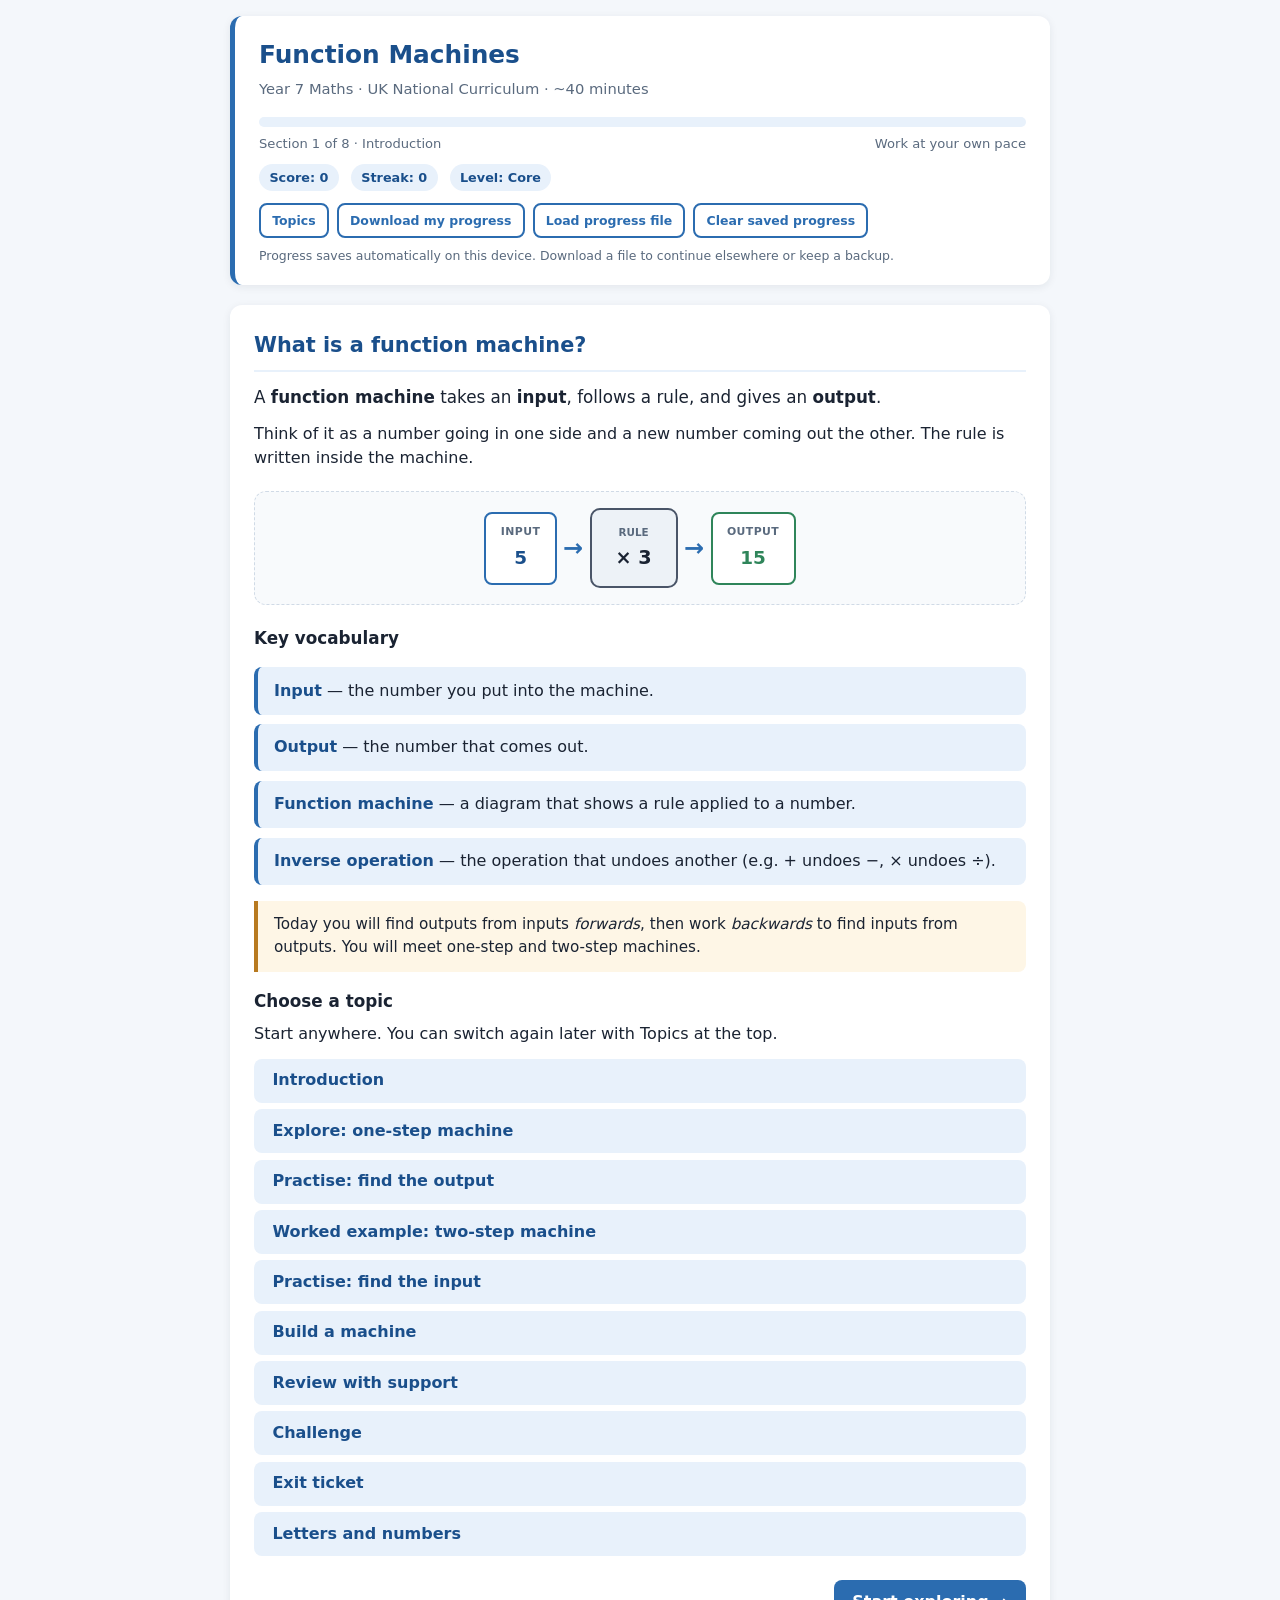
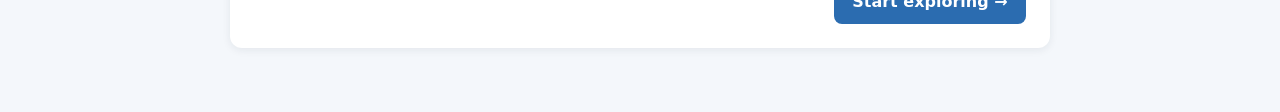
<file: y7-function-machines.html>
<!DOCTYPE html>
<html lang="en-GB">
<head>
<meta charset="UTF-8">
<meta name="viewport" content="width=device-width, initial-scale=1.0">
<title>Year 7 Maths — Function Machines</title>
<style>
  :root {
    --bg: #f4f7fb;
    --surface: #ffffff;
    --ink: #1a2332;
    --muted: #5a6a7e;
    --accent: #2b6cb0;
    --accent-dark: #1a4f8b;
    --accent-soft: #e8f1fb;
    --success: #2f855a;
    --success-bg: #e6f4ec;
    --error: #c53030;
    --error-bg: #fde8e8;
    --warn: #b7791f;
    --warn-bg: #fef6e6;
    --machine: #4a5568;
    --machine-fill: #edf2f7;
    --arrow: #2b6cb0;
    --slot: #bee3f8;
    --slot-active: #90cdf4;
    --border: #d0dae6;
    --shadow: 0 2px 8px rgba(26, 35, 50, 0.08);
    --radius: 12px;
    --font: "Segoe UI", system-ui, -apple-system, sans-serif;
  }
  * { box-sizing: border-box; margin: 0; padding: 0; }
  html { scroll-behavior: smooth; }
  body {
    font-family: var(--font);
    background: var(--bg);
    color: var(--ink);
    line-height: 1.55;
    min-height: 100vh;
  }
  .app { max-width: 860px; margin: 0 auto; padding: 1rem 1.25rem 3rem; }
  header.lesson-header {
    background: var(--surface);
    border-radius: var(--radius);
    padding: 1.25rem 1.5rem;
    box-shadow: var(--shadow);
    margin-bottom: 1.25rem;
    border-left: 5px solid var(--accent);
  }
  header h1 { font-size: 1.55rem; color: var(--accent-dark); margin-bottom: 0.25rem; }
  header .meta { color: var(--muted); font-size: 0.92rem; }
  .progress-wrap {
    margin-top: 1rem;
    background: var(--accent-soft);
    border-radius: 999px;
    height: 10px;
    overflow: hidden;
  }
  .progress-bar {
    height: 100%;
    width: 0%;
    background: linear-gradient(90deg, var(--accent), #38a169);
    border-radius: 999px;
    transition: width 0.4s ease;
  }
  .progress-label {
    display: flex;
    justify-content: space-between;
    font-size: 0.82rem;
    color: var(--muted);
    margin-top: 0.4rem;
  }
  .score-chip {
    display: inline-flex;
    gap: 0.75rem;
    flex-wrap: wrap;
    margin-top: 0.6rem;
  }
  .chip {
    background: var(--accent-soft);
    color: var(--accent-dark);
    font-size: 0.8rem;
    font-weight: 600;
    padding: 0.25rem 0.65rem;
    border-radius: 999px;
  }
  .section {
    display: none;
    background: var(--surface);
    border-radius: var(--radius);
    padding: 1.5rem;
    box-shadow: var(--shadow);
    margin-bottom: 1rem;
    animation: fadeIn 0.35s ease;
  }
  .section.active { display: block; }
  @keyframes fadeIn {
    from { opacity: 0; transform: translateY(6px); }
    to { opacity: 1; transform: translateY(0); }
  }
  .section h2 {
    font-size: 1.3rem;
    color: var(--accent-dark);
    margin-bottom: 0.75rem;
    padding-bottom: 0.5rem;
    border-bottom: 2px solid var(--accent-soft);
  }
  .section h3 { font-size: 1.05rem; margin: 1rem 0 0.5rem; color: var(--ink); }
  p { margin-bottom: 0.75rem; }
  .lead { font-size: 1.05rem; }
  ul.vocab {
    list-style: none;
    display: grid;
    gap: 0.6rem;
    margin: 1rem 0;
  }
  ul.vocab li {
    background: var(--accent-soft);
    padding: 0.7rem 1rem;
    border-radius: 8px;
    border-left: 4px solid var(--accent);
  }
  ul.vocab strong { color: var(--accent-dark); }
  .machine-row {
    display: flex;
    align-items: center;
    justify-content: center;
    flex-wrap: wrap;
    gap: 0.4rem;
    margin: 1.25rem 0;
    padding: 1rem;
    background: #f8fafc;
    border-radius: var(--radius);
    border: 1px dashed var(--border);
  }
  .io-box {
    min-width: 72px;
    padding: 0.65rem 0.9rem;
    background: var(--surface);
    border: 2px solid var(--accent);
    border-radius: 8px;
    text-align: center;
    font-weight: 700;
    font-size: 1.15rem;
    color: var(--accent-dark);
  }
  .io-box.output-box { border-color: var(--success); color: var(--success); }
  .io-label {
    display: block;
    font-size: 0.68rem;
    font-weight: 600;
    text-transform: uppercase;
    letter-spacing: 0.04em;
    color: var(--muted);
    margin-bottom: 0.15rem;
  }
  .arrow {
    font-size: 1.5rem;
    color: var(--arrow);
    font-weight: 700;
    user-select: none;
  }
  .op-box {
    min-width: 88px;
    padding: 0.85rem 1rem;
    background: var(--machine-fill);
    border: 2.5px solid var(--machine);
    border-radius: 10px;
    text-align: center;
    font-weight: 700;
    font-size: 1.2rem;
    color: var(--ink);
    position: relative;
  }
  .op-box .op-label {
    display: block;
    font-size: 0.65rem;
    font-weight: 600;
    color: var(--muted);
    text-transform: uppercase;
    margin-bottom: 0.2rem;
  }
  .op-box.slot {
    background: var(--slot);
    border-style: dashed;
    border-color: var(--accent);
    min-height: 58px;
    cursor: pointer;
    transition: background 0.2s, border-color 0.2s;
  }
  .op-box.slot:hover, .op-box.slot.drag-over {
    background: var(--slot-active);
    border-color: var(--accent-dark);
  }
  .op-box.slot.filled {
    background: var(--machine-fill);
    border-style: solid;
    border-color: var(--machine);
  }
  .controls {
    display: flex;
    flex-wrap: wrap;
    gap: 0.75rem;
    align-items: flex-end;
    margin: 1rem 0;
  }
  label.field {
    display: flex;
    flex-direction: column;
    gap: 0.25rem;
    font-size: 0.85rem;
    font-weight: 600;
    color: var(--muted);
  }
  input[type="number"], select {
    font: inherit;
    font-size: 1.05rem;
    font-weight: 600;
    padding: 0.5rem 0.7rem;
    border: 2px solid var(--border);
    border-radius: 8px;
    color: var(--ink);
    background: var(--surface);
    min-width: 90px;
  }
  input[type="number"]:focus, select:focus {
    outline: none;
    border-color: var(--accent);
    box-shadow: 0 0 0 3px var(--accent-soft);
  }
  .btn {
    font: inherit;
    font-weight: 600;
    padding: 0.6rem 1.15rem;
    border: none;
    border-radius: 8px;
    cursor: pointer;
    transition: background 0.15s, transform 0.1s;
  }
  .btn:active { transform: scale(0.97); }
  .btn:disabled { opacity: 0.5; cursor: not-allowed; }
  .btn-primary { background: var(--accent); color: #fff; }
  .btn-primary:hover:not(:disabled) { background: var(--accent-dark); }
  .btn-secondary { background: var(--accent-soft); color: var(--accent-dark); }
  .btn-secondary:hover:not(:disabled) { background: #d4e6f7; }
  .btn-success { background: var(--success); color: #fff; }
  .btn-ghost { background: transparent; color: var(--accent); border: 2px solid var(--accent); }
  .nav-row {
    display: flex;
    justify-content: space-between;
    gap: 0.75rem;
    margin-top: 1.5rem;
    flex-wrap: wrap;
  }
  .feedback {
    margin-top: 0.85rem;
    padding: 0.75rem 1rem;
    border-radius: 8px;
    font-weight: 500;
    display: none;
  }
  .feedback.show { display: block; }
  .feedback.ok { background: var(--success-bg); color: var(--success); border: 1px solid #9ae6b4; }
  .feedback.bad { background: var(--error-bg); color: var(--error); border: 1px solid #feb2b2; }
  .feedback.hint { background: var(--warn-bg); color: var(--warn); border: 1px solid #f6e05e; }
  .feedback.info { background: var(--accent-soft); color: var(--accent-dark); border: 1px solid #90cdf4; }
  .quiz-card {
    background: #f8fafc;
    border: 1px solid var(--border);
    border-radius: var(--radius);
    padding: 1.15rem;
    margin: 1rem 0;
  }
  .quiz-card .q-num {
    font-size: 0.78rem;
    font-weight: 700;
    color: var(--accent);
    text-transform: uppercase;
    letter-spacing: 0.03em;
  }
  .quiz-card .q-prompt { font-size: 1.05rem; margin: 0.5rem 0 0.85rem; font-weight: 500; }
  .answer-row {
    display: flex;
    flex-wrap: wrap;
    gap: 0.6rem;
    align-items: center;
  }
  .mc-options {
    display: grid;
    grid-template-columns: repeat(auto-fit, minmax(120px, 1fr));
    gap: 0.5rem;
    margin: 0.5rem 0;
  }
  .mc-btn {
    font: inherit;
    font-weight: 600;
    padding: 0.65rem;
    border: 2px solid var(--border);
    border-radius: 8px;
    background: var(--surface);
    cursor: pointer;
    transition: border-color 0.15s, background 0.15s;
  }
  .mc-btn:hover:not(:disabled) { border-color: var(--accent); background: var(--accent-soft); }
  .mc-btn.correct { border-color: var(--success); background: var(--success-bg); color: var(--success); }
  .mc-btn.wrong { border-color: var(--error); background: var(--error-bg); color: var(--error); }
  .mc-btn:disabled { cursor: default; }
  .steps { margin: 1rem 0; }
  .step {
    display: none;
    padding: 0.85rem 1rem;
    margin-bottom: 0.5rem;
    background: var(--accent-soft);
    border-radius: 8px;
    border-left: 4px solid var(--accent);
  }
  .step.visible { display: block; animation: fadeIn 0.3s ease; }
  .step .step-n { font-weight: 700; color: var(--accent-dark); font-size: 0.85rem; }
  .try-panel {
    margin-top: 1rem;
    padding: 1rem;
    background: #f8fafc;
    border: 2px dashed var(--border);
    border-radius: var(--radius);
  }
  .palette {
    display: flex;
    flex-wrap: wrap;
    gap: 0.5rem;
    margin: 0.75rem 0;
    padding: 0.75rem;
    background: #f0f4f8;
    border-radius: 8px;
    min-height: 52px;
  }
  .token {
    display: inline-flex;
    align-items: center;
    justify-content: center;
    min-width: 70px;
    padding: 0.55rem 0.85rem;
    background: var(--surface);
    border: 2px solid var(--machine);
    border-radius: 8px;
    font-weight: 700;
    font-size: 1.05rem;
    cursor: grab;
    user-select: none;
    transition: transform 0.1s, box-shadow 0.15s;
  }
  .token:active { cursor: grabbing; transform: scale(1.05); }
  .token.selected {
    outline: 3px solid var(--accent);
    outline-offset: 2px;
    box-shadow: var(--shadow);
  }
  .token.used { opacity: 0.35; pointer-events: none; }
  .hint-text { font-size: 0.88rem; color: var(--muted); margin-bottom: 0.5rem; }
  .match-grid {
    display: grid;
    grid-template-columns: 1fr 1fr;
    gap: 0.75rem;
    margin: 1rem 0;
  }
  @media (max-width: 520px) {
    .match-grid { grid-template-columns: 1fr; }
  }
  .match-col h4 {
    font-size: 0.85rem;
    color: var(--muted);
    text-transform: uppercase;
    margin-bottom: 0.5rem;
  }
  .match-item {
    padding: 0.7rem 1rem;
    border: 2px solid var(--border);
    border-radius: 8px;
    background: var(--surface);
    font-weight: 600;
    cursor: pointer;
    margin-bottom: 0.45rem;
    transition: border-color 0.15s, background 0.15s;
  }
  .match-item:hover:not(.matched):not(:disabled) { border-color: var(--accent); }
  .match-item.selected { border-color: var(--accent); background: var(--accent-soft); }
  .match-item.matched { border-color: var(--success); background: var(--success-bg); color: var(--success); cursor: default; }
  .match-item.shake { animation: shake 0.4s; border-color: var(--error); }
  @keyframes shake {
    0%, 100% { transform: translateX(0); }
    25% { transform: translateX(-6px); }
    75% { transform: translateX(6px); }
  }
  .badge {
    display: inline-block;
    font-size: 0.75rem;
    font-weight: 700;
    padding: 0.2rem 0.55rem;
    border-radius: 999px;
    text-transform: uppercase;
    letter-spacing: 0.03em;
  }
  .badge-stretch { background: #faf5ff; color: #6b46c1; border: 1px solid #d6bcfa; }
  .badge-scaffold { background: var(--warn-bg); color: var(--warn); border: 1px solid #f6e05e; }
  .exit-result {
    text-align: center;
    padding: 1.5rem;
    background: var(--accent-soft);
    border-radius: var(--radius);
    margin-top: 1rem;
  }
  .exit-result .big-score {
    font-size: 2.4rem;
    font-weight: 800;
    color: var(--accent-dark);
  }
  .tip-box {
    background: var(--warn-bg);
    border-left: 4px solid var(--warn);
    padding: 0.75rem 1rem;
    border-radius: 0 8px 8px 0;
    margin: 0.75rem 0;
    font-size: 0.95rem;
  }
  .summary-grid {
    display: grid;
    grid-template-columns: repeat(auto-fit, minmax(160px, 1fr));
    gap: 0.75rem;
    margin: 1rem 0;
  }
  .summary-card {
    background: #f8fafc;
    border: 1px solid var(--border);
    border-radius: 8px;
    padding: 0.85rem;
    text-align: center;
  }
  .summary-card .val { font-size: 1.6rem; font-weight: 800; color: var(--accent-dark); }
  .summary-card .lbl { font-size: 0.8rem; color: var(--muted); }

  .resume-banner {
    display: none;
    background: var(--warn-bg);
    border: 1px solid #f0d9a0;
    border-left: 5px solid var(--warn);
    border-radius: var(--radius);
    padding: 1rem 1.25rem;
    margin-bottom: 1.25rem;
    box-shadow: var(--shadow);
  }
  .resume-banner.show { display: block; }
  .resume-banner h2 { font-size: 1.1rem; color: var(--ink); margin: 0 0 0.35rem; border: none; padding: 0; }
  .resume-banner p { margin-bottom: 0.75rem; color: var(--muted); font-size: 0.95rem; }
  .resume-banner .nav-row { margin-top: 0.5rem; }
  .progress-tools {
    display: flex;
    flex-wrap: wrap;
    gap: 0.5rem;
    align-items: center;
    margin-top: 0.75rem;
  }
  .progress-tools .btn { font-size: 0.78rem; padding: 0.35rem 0.7rem; }
  .progress-tools .hint-text { font-size: 0.78rem; color: var(--muted); margin: 0; flex: 1 1 100%; }
  .progress-toast {
    display: none;
    margin-top: 0.5rem;
    font-size: 0.85rem;
    color: var(--success);
  }
  .progress-toast.show { display: block; }
  .progress-toast.bad { color: var(--error); }
  .topic-menu {
    display: flex;
    flex-direction: column;
    align-items: stretch;
    gap: 0.4rem;
    margin-top: 0.55rem;
  }
  .topic-menu[hidden] { display: none; }
  #topicMenu {
    flex: 1 1 100%;
    background: var(--surface);
    border: 1px solid var(--border);
    border-radius: 8px;
    padding: 0.55rem;
    box-shadow: var(--shadow);
  }
  .topic-btn { text-align: left; width: 100%; }
  .btn:focus-visible {
    outline: 3px solid var(--accent-dark);
    outline-offset: 2px;
  }
</style>
</head>
<body>
<div class="app">
  <header class="lesson-header">
    <h1>Function Machines</h1>
    <p class="meta">Year 7 Maths · UK National Curriculum · ~40 minutes</p>
    <div class="progress-wrap" role="progressbar" aria-valuemin="0" aria-valuemax="100" aria-valuenow="0" aria-label="Lesson progress" id="progressBarWrap">
      <div class="progress-bar" id="progressBar"></div>
    </div>
    <div class="progress-label">
      <span id="sectionLabel">Section 1 of 8</span>
      <span id="timeHint">Work at your own pace</span>
    </div>
    <div class="score-chip">
      <span class="chip" id="scoreChip">Score: 0</span>
      <span class="chip" id="streakChip">Streak: 0</span>
      <span class="chip" id="levelChip">Level: Core</span>
    </div>
    <div class="progress-tools" id="progressTools">
      <button type="button" class="btn btn-ghost" id="topicsBtn" aria-label="Open topics menu" aria-expanded="false" aria-controls="topicMenu" onclick="toggleTopicMenu()">Topics</button>
      <button type="button" class="btn btn-ghost" onclick="exportProgress()">Download my progress</button>
      <button type="button" class="btn btn-ghost" onclick="triggerImportProgress()">Load progress file</button>
      <button type="button" class="btn btn-ghost" onclick="resetSavedProgress()">Clear saved progress</button>
      <input type="file" id="progressFileInput" accept="application/json,.json" style="display:none" onchange="importProgressFile(event)">
      <p class="hint-text">Progress saves automatically on this device. Download a file to continue elsewhere or keep a backup.</p>
      <div class="progress-toast" id="progressToast" role="status" aria-live="polite"></div>
    </div>
    <div class="topic-menu" id="topicMenu" hidden role="group" aria-label="Topics"></div>
  </header>

  <div class="resume-banner" id="resumeBanner" role="region" aria-label="Saved progress">
    <h2>Welcome back</h2>
    <p id="resumeMessage">We found saved progress on this device.</p>
    <div class="nav-row">
      <button type="button" class="btn btn-primary" onclick="resumeProgress()">Resume where I left off</button>
      <button type="button" class="btn btn-secondary" onclick="startOverProgress()">Start over</button>
    </div>
  </div>

  <section class="section active" id="sec-intro" data-title="Introduction">
    <h2>What is a function machine?</h2>
    <p class="lead">A <strong>function machine</strong> takes an <strong>input</strong>, follows a rule, and gives an <strong>output</strong>.</p>
    <p>Think of it as a number going in one side and a new number coming out the other. The rule is written inside the machine.</p>
    <div class="machine-row" aria-hidden="true">
      <div class="io-box"><span class="io-label">Input</span>5</div>
      <span class="arrow">→</span>
      <div class="op-box"><span class="op-label">Rule</span>× 3</div>
      <span class="arrow">→</span>
      <div class="io-box output-box"><span class="io-label">Output</span>15</div>
    </div>
    <h3>Key vocabulary</h3>
    <ul class="vocab">
      <li><strong>Input</strong> — the number you put into the machine.</li>
      <li><strong>Output</strong> — the number that comes out.</li>
      <li><strong>Function machine</strong> — a diagram that shows a rule applied to a number.</li>
      <li><strong>Inverse operation</strong> — the operation that undoes another (e.g. + undoes −, × undoes ÷).</li>
    </ul>
    <div class="tip-box">
      Today you will find outputs from inputs <em>forwards</em>, then work <em>backwards</em> to find inputs from outputs. You will meet one-step and two-step machines.
    </div>
    <h3>Choose a topic</h3>
    <p>Start anywhere. You can switch again later with Topics at the top.</p>
    <div class="topic-menu" id="introTopicMenu" role="group" aria-label="Choose a topic"></div>
    <div class="nav-row">
      <span></span>
      <button class="btn btn-primary" onclick="goTo(1)">Start exploring →</button>
    </div>
  </section>

  <section class="section" id="sec-explore" data-title="Explore">
    <h2>Explore: one-step machine</h2>
    <p>Choose an operation and an input. Watch the output change. Try several values so you see the pattern.</p>
    <div class="controls">
      <label class="field">Operation
        <select id="exploreOp" onchange="runExplore()">
          <option value="add">+ (add)</option>
          <option value="sub">− (subtract)</option>
          <option value="mul" selected>× (multiply)</option>
          <option value="div">÷ (divide)</option>
        </select>
      </label>
      <label class="field">Amount
        <select id="exploreAmt" onchange="runExplore()">
          <option value="2">2</option>
          <option value="3" selected>3</option>
          <option value="4">4</option>
          <option value="5">5</option>
          <option value="10">10</option>
        </select>
      </label>
      <label class="field">Input
        <input type="number" id="exploreIn" min="0" max="100" value="4" oninput="runExplore()">
      </label>
    </div>
    <div class="machine-row" id="exploreMachine">
      <div class="io-box"><span class="io-label">Input</span><span id="exInShow">4</span></div>
      <span class="arrow">→</span>
      <div class="op-box"><span class="op-label">Rule</span><span id="exOpShow">× 3</span></div>
      <span class="arrow">→</span>
      <div class="io-box output-box"><span class="io-label">Output</span><span id="exOutShow">12</span></div>
    </div>
    <div class="feedback info show" id="exploreNote">
      4 × 3 = 12. Change the input or the rule and see what happens.
    </div>
    <p class="hint-text" style="margin-top:1rem">Quick check: set the machine to <strong>× 5</strong> with input <strong>6</strong>. What is the output?</p>
    <div class="answer-row">
      <input type="number" id="exploreCheck" min="0" max="999" placeholder="Output?" aria-label="Quick check output">
      <button class="btn btn-primary" id="btnExploreCheck" onclick="checkExplore()">Check</button>
    </div>
    <div class="feedback" id="exploreFb"></div>
    <div class="nav-row">
      <button class="btn btn-secondary" onclick="goTo(0)">← Back</button>
      <button class="btn btn-primary" id="btnExploreNext" onclick="goTo(2)" disabled>Practise forwards →</button>
    </div>
  </section>

  <section class="section" id="sec-forwards" data-title="Practise forwards">
    <h2>Practise: find the output</h2>
    <p>Work out the output for each machine. You get instant feedback after each answer.</p>
    <div id="forwardsQuiz"></div>
    <div class="nav-row">
      <button class="btn btn-secondary" onclick="goTo(1)">← Back</button>
      <button class="btn btn-primary" id="btnFwdNext" onclick="goTo(3)" disabled>Worked example →</button>
    </div>
  </section>

  <section class="section" id="sec-worked" data-title="Worked example">
    <h2>Worked example: two-step machine</h2>
    <p>A <strong>two-step</strong> machine applies one rule, then another. Work left to right.</p>
    <div class="machine-row">
      <div class="io-box"><span class="io-label">Input</span>7</div>
      <span class="arrow">→</span>
      <div class="op-box"><span class="op-label">Step 1</span>× 2</div>
      <span class="arrow">→</span>
      <div class="op-box"><span class="op-label">Step 2</span>+ 5</div>
      <span class="arrow">→</span>
      <div class="io-box output-box"><span class="io-label">Output</span>?</div>
    </div>
    <p>Reveal each step, or try the answer yourself first.</p>
    <div class="steps" id="workedSteps">
      <div class="step" id="ws1">
        <span class="step-n">Step 1</span>
        <p>Apply × 2 to the input: 7 × 2 = <strong>14</strong>. This is the middle value.</p>
      </div>
      <div class="step" id="ws2">
        <span class="step-n">Step 2</span>
        <p>Apply + 5 to 14: 14 + 5 = <strong>19</strong>. So the output is 19.</p>
      </div>
      <div class="step" id="ws3">
        <span class="step-n">Check</span>
        <p>Input 7 → ×2 → 14 → +5 → <strong>19</strong>. Always finish both steps before writing the output.</p>
      </div>
    </div>
    <div class="controls">
      <button class="btn btn-secondary" id="btnReveal" onclick="revealStep()">Reveal next step</button>
      <button class="btn btn-ghost" onclick="resetWorked()">Reset reveals</button>
    </div>
    <div class="try-panel">
      <h3>Try yourself</h3>
      <p>Same machine (× 2 then + 5). Input = <strong>9</strong>. What is the output?</p>
      <div class="answer-row">
        <input type="number" id="tryOut" min="0" max="999" placeholder="Output?" aria-label="Try yourself output">
        <button class="btn btn-primary" id="btnTryCheck" onclick="checkTryYourself()">Check</button>
      </div>
      <div class="feedback" id="tryFb"></div>
    </div>
    <div class="nav-row">
      <button class="btn btn-secondary" onclick="goTo(2)">← Back</button>
      <button class="btn btn-primary" id="btnWorkedNext" onclick="goTo(4)" disabled>Practise backwards →</button>
    </div>
  </section>

  <section class="section" id="sec-backwards" data-title="Practise backwards">
    <h2>Practise: find the input (inverse)</h2>
    <p>Now the <strong>output</strong> is given. Use the <strong>inverse operation</strong> and work right to left.</p>
    <div class="tip-box">
      Inverses: + ↔ − and × ↔ ÷. For two steps, undo the <em>last</em> step first.
    </div>
    <div id="backwardsQuiz"></div>
    <div class="nav-row">
      <button class="btn btn-secondary" onclick="goTo(3)">← Back</button>
      <button class="btn btn-primary" id="btnBackNext" onclick="goTo(5)" disabled>Build a machine →</button>
    </div>
  </section>

  <section class="section" id="sec-build" data-title="Build a machine">
    <h2>Activity: build the machine</h2>
    <p>Place the correct operations into the slots so the machine matches the description. Click a token, then click a slot (or drag on desktop).</p>

    <div class="quiz-card" id="buildTask1">
      <div class="q-num">Task A</div>
      <p class="q-prompt">Build a machine that turns <strong>8</strong> into <strong>24</strong> using one operation from the palette.</p>
      <p class="hint-text">Click an operation, then click the empty slot. (Or drag.)</p>
      <div class="palette" id="paletteA" role="listbox" aria-label="Operations palette A"></div>
      <div class="machine-row">
        <div class="io-box"><span class="io-label">Input</span>8</div>
        <span class="arrow">→</span>
        <div class="op-box slot" id="slotA1" data-slot="A1" tabindex="0" role="button" aria-label="Operation slot A">?</div>
        <span class="arrow">→</span>
        <div class="io-box output-box"><span class="io-label">Output</span>24</div>
      </div>
      <div class="answer-row">
        <button class="btn btn-primary" onclick="checkBuild('A')">Check machine</button>
        <button class="btn btn-ghost" onclick="resetBuild('A')">Clear slot</button>
      </div>
      <div class="feedback" id="buildFbA"></div>
    </div>

    <div class="quiz-card" id="buildTask2">
      <div class="q-num">Task B — two steps</div>
      <p class="q-prompt">Build a machine: input <strong>5</strong> → output <strong>17</strong>. Order the two operations correctly.</p>
      <div class="palette" id="paletteB" role="listbox" aria-label="Operations palette B"></div>
      <div class="machine-row">
        <div class="io-box"><span class="io-label">Input</span>5</div>
        <span class="arrow">→</span>
        <div class="op-box slot" id="slotB1" data-slot="B1" tabindex="0" role="button" aria-label="First operation slot">?</div>
        <span class="arrow">→</span>
        <div class="op-box slot" id="slotB2" data-slot="B2" tabindex="0" role="button" aria-label="Second operation slot">?</div>
        <span class="arrow">→</span>
        <div class="io-box output-box"><span class="io-label">Output</span>17</div>
      </div>
      <div class="answer-row">
        <button class="btn btn-primary" onclick="checkBuild('B')">Check machine</button>
        <button class="btn btn-ghost" onclick="resetBuild('B')">Clear slots</button>
      </div>
      <div class="feedback" id="buildFbB"></div>
    </div>

    <h3>Match inverse pairs</h3>
    <p>Click one operation, then click its inverse. Match all four pairs.</p>
    <div class="match-grid" id="matchGrid">
      <div class="match-col">
        <h4>Operations</h4>
        <div id="matchLeft"></div>
      </div>
      <div class="match-col">
        <h4>Inverses</h4>
        <div id="matchRight"></div>
      </div>
    </div>
    <div class="feedback" id="matchFb"></div>

    <div class="nav-row">
      <button class="btn btn-secondary" onclick="goTo(4)">← Back</button>
      <button class="btn btn-primary" id="btnBuildNext" onclick="goAdaptive()" disabled>Next →</button>
    </div>
  </section>

  <section class="section" id="sec-scaffold" data-title="Scaffolded review">
    <h2>Review with support <span class="badge badge-scaffold">Scaffold</span></h2>
    <p>Your earlier answers suggest a bit more practice will help. Take your time — hints are available.</p>
    <div id="scaffoldQuiz"></div>
    <div class="nav-row">
      <button class="btn btn-secondary" onclick="goTo(5)">← Back</button>
      <button class="btn btn-primary" id="btnScafNext" onclick="goTo(7)" disabled>Exit ticket →</button>
    </div>
  </section>

  <section class="section" id="sec-stretch" data-title="Challenge stretch">
    <h2>Challenge <span class="badge badge-stretch">Stretch</span></h2>
    <p>You are doing well. Try these two-step problems, including working backwards.</p>
    <div id="stretchQuiz"></div>
    <div class="nav-row">
      <button class="btn btn-secondary" onclick="goTo(5)">← Back</button>
      <button class="btn btn-primary" id="btnStretchNext" onclick="goTo(7)" disabled>Exit ticket →</button>
    </div>
  </section>

  <section class="section" id="sec-exit" data-title="Exit ticket">
    <h2>Exit ticket</h2>
    <p>Four short questions to check what you can do. Answer carefully.</p>
    <div id="exitQuiz"></div>
    <div id="exitResult" style="display:none"></div>
    <div class="nav-row">
      <button class="btn btn-secondary" onclick="goAdaptive()">← Back</button>
      <button class="btn btn-success" id="btnFinish" onclick="finishExit()" disabled>Finish lesson</button>
    </div>
  </section>

  <section class="section" id="sec-done" data-title="Complete">
    <h2>Lesson complete</h2>
    <div class="exit-result" id="finalSummary"></div>
    <h3>What you practised</h3>
    <ul class="vocab">
      <li>Finding <strong>outputs</strong> from inputs (forwards)</li>
      <li>Finding <strong>inputs</strong> from outputs using <strong>inverse operations</strong></li>
      <li>One-step and two-step function machines</li>
    </ul>
    <p>Well done. You can reopen this file any time to practise again.</p>
    <div class="progress-tools" style="margin:1rem 0">
      <button type="button" class="btn btn-ghost" onclick="exportProgress()">Download my progress</button>
      <button type="button" class="btn btn-ghost" onclick="triggerImportProgress()">Load progress file</button>
      <button type="button" class="btn btn-ghost" onclick="resetSavedProgress()">Clear saved progress</button>
    </div>
    <div class="nav-row">
      <button class="btn btn-secondary" onclick="restartLesson()">Restart lesson</button>
    </div>
  </section>

  <section class="section" id="sec-algebra" data-title="Letters and numbers">
    <h2>Letters and numbers</h2>
    <p>A letter can stand for the input. If the rule is <strong>2x + 3</strong> and the input is 4, then x = 4, so 2 × 4 + 3 = 11.</p>
    <p>Substitute to find a value, find the output of a letter rule, or work backwards to find the input. Use positive whole numbers.</p>
    <div id="algebraQuiz"></div>
    <div class="nav-row">
      <button class="btn btn-secondary" aria-label="Back to Topics list" onclick="goTo(0)">← Topics</button>
    </div>
  </section>
</div>

<script>
(function () {
  'use strict';

  const state = {
    section: 0,
    score: 0,
    streak: 0,
    correct: 0,
    attempts: 0,
    exploreDone: false,
    fwdDone: 0,
    fwdTotal: 0,
    tryDone: false,
    backDone: 0,
    backTotal: 0,
    buildA: false,
    buildB: false,
    matchPairs: 0,
    matchMatchedIds: [],
    adaptivePath: null,
    scafDone: 0,
    scafTotal: 0,
    stretchDone: 0,
    stretchTotal: 0,
    exitDone: 0,
    exitTotal: 0,
    exitCorrect: 0,
    workedReveal: 0,
    selectedToken: null,
    slots: { A1: null, B1: null, B2: null },
    matchSelected: null,
    learnerName: null,
    _pendingProgress: null,
    _restoring: false
  };

  const PROGRESS_KEY = 'y7-fm-progress-v1';
  const PROGRESS_MAX_BYTES = 8192;
  const ALG_SCORED_MAX = 40;
  let skipProgressSave = false;
  const KNOWN_SLOT_LABELS = new Set(['\u00d7 3', '+ 16', '\u2212 4', '\u00f7 2', '+ 2', '+ 12', '\u00d7 2']);
  const MATCH_LEFT_IDS = new Set(['L1', 'L2', 'L3', 'L4']);

  const SECTIONS = [
    'sec-intro', 'sec-explore', 'sec-forwards', 'sec-worked',
    'sec-backwards', 'sec-build', 'sec-scaffold', 'sec-exit', 'sec-done',
    'sec-algebra'
  ];

  function applyOp(n, op, amt) {
    switch (op) {
      case 'add': return n + amt;
      case 'sub': return n - amt;
      case 'mul': return n * amt;
      case 'div': return n / amt;
      default: return n;
    }
  }
  function opSymbol(op) {
    return ({ add: '+', sub: '−', mul: '×', div: '÷' })[op] || op;
  }
  function fmtOp(op, amt) {
    return opSymbol(op) + ' ' + amt;
  }

  function updateHeader() {
    const labels = [
      'Introduction', 'Explore', 'Practise forwards', 'Worked example',
      'Practise backwards', 'Build a machine',
      state.adaptivePath === 'stretch' ? 'Challenge' : 'Scaffolded review',
      'Exit ticket', 'Complete', 'Letters and numbers'
    ];
    const idx = state.section;
    const progressMap = [0, 12, 25, 38, 50, 62, 75, 88, 100, 66];
    const pct = progressMap[idx] != null ? progressMap[idx] : 0;
    document.getElementById('progressBar').style.width = pct + '%';
    document.getElementById('progressBarWrap').setAttribute('aria-valuenow', pct);
    let sectionText;
    if (idx === 8) sectionText = 'Complete';
    else if (idx === 9) sectionText = 'Letters and numbers';
    else sectionText = 'Section ' + (idx + 1) + ' of 8 · ' + (labels[idx] || '');
    document.getElementById('sectionLabel').textContent = sectionText;
    document.getElementById('scoreChip').textContent = 'Score: ' + state.score;
    document.getElementById('streakChip').textContent = 'Streak: ' + state.streak;
    let level = 'Core';
    if (state.adaptivePath === 'stretch') level = 'Stretch';
    else if (state.adaptivePath === 'scaffold') level = 'Scaffold';
    else if (accuracy() >= 0.8 && state.attempts >= 4) level = 'Strong';
    document.getElementById('levelChip').textContent = 'Level: ' + level;
  }

  function accuracy() {
    return state.attempts === 0 ? 0 : state.correct / state.attempts;
  }

  function record(ok, points) {
    state.attempts++;
    if (ok) {
      state.correct++;
      state.streak++;
      state.score += (points || 1) + (state.streak >= 3 ? 1 : 0);
    } else {
      state.streak = 0;
    }
    updateHeader();
    saveProgress();
  }

  /* Domain model: a scorable item scores a correct answer at most once.
     Scored state lives on the item as _scored / _failed (same flags save/apply restore). */
  const scoreItems = {
    explore: { _scored: false, _failed: false },
    tryYourself: { _scored: false, _failed: false },
    buildA: { _scored: false, _failed: false },
    buildB: { _scored: false, _failed: false },
    match: {}
  };

  function scoreOnce(item, ok, points, opts) {
    if (!item || typeof item !== 'object') return false;
    opts = opts || {};
    if (ok) {
      if (item._scored) return false;
      item._scored = true;
      record(true, points || 1);
      return true;
    }
    if (opts.everyWrong) {
      record(false);
      return false;
    }
    if (item._failed) return false;
    item._failed = true;
    record(false);
    return false;
  }

  function resetScoreItems() {
    scoreItems.explore._scored = false;
    scoreItems.explore._failed = false;
    scoreItems.tryYourself._scored = false;
    scoreItems.tryYourself._failed = false;
    scoreItems.buildA._scored = false;
    scoreItems.buildA._failed = false;
    scoreItems.buildB._scored = false;
    scoreItems.buildB._failed = false;
    scoreItems.match = {};
    delete state._buildAFail;
    delete state._buildBFail;
  }

  function matchScoreItem(id) {
    if (!scoreItems.match[id]) scoreItems.match[id] = { _scored: false, _failed: false };
    return scoreItems.match[id];
  }

  function showFb(el, type, msg) {
    el.className = 'feedback show ' + type;
    el.textContent = msg;
  }
  window.showFb = showFb;

  function scoredArr(qs, n) {
    const a = [];
    for (let i = 0; i < n; i++) a.push(!!(qs[i] && qs[i]._scored));
    return a;
  }

  function clampInt(v, lo, hi, fallback) {
    const n = Number(v);
    if (!Number.isFinite(n)) return fallback;
    return Math.max(lo, Math.min(hi, Math.trunc(n)));
  }

  function isBoolArr(a, len) {
    return Array.isArray(a) && a.length === len && a.every(x => typeof x === 'boolean');
  }

  function buildProgressPayload() {
    const now = new Date();
    let iso;
    try {
      const off = -now.getTimezoneOffset();
      const sign = off >= 0 ? '+' : '-';
      const oh = String(Math.floor(Math.abs(off) / 60)).padStart(2, '0');
      const om = String(Math.abs(off) % 60).padStart(2, '0');
      iso = new Date(now.getTime() - now.getTimezoneOffset() * 60000).toISOString().slice(0, -1) + sign + oh + ':' + om;
    } catch (e) {
      iso = now.toISOString();
    }
    const name = state.learnerName;
    const safeName = (typeof name === 'string' && name.trim())
      ? name.trim().slice(0, 40)
      : null;
    return {
      schemaVersion: 1,
      learnerName: safeName,
      sectionIndex: state.section,
      adaptivePath: state.adaptivePath,
      score: state.score,
      streak: state.streak,
      attempts: state.attempts,
      correct: state.correct,
      sections: {
        exploreDone: !!state.exploreDone,
        fwdDone: state.fwdDone,
        fwdTotal: 6,
        fwdScored: scoredArr(fwdQuestions, 6),
        tryDone: !!state.tryDone,
        workedReveal: state.workedReveal,
        backDone: state.backDone,
        backTotal: 6,
        backScored: scoredArr(backQuestions, 6),
        buildA: !!state.buildA,
        buildB: !!state.buildB,
        matchPairs: state.matchPairs,
        matchMatchedIds: state.matchMatchedIds.slice(),
        scafDone: state.scafDone,
        scafTotal: 4,
        scafScored: scoredArr(scafQ, 4),
        stretchDone: state.stretchDone,
        stretchTotal: 5,
        stretchScored: scoredArr(stretchQ, 5),
        exitDone: state.exitDone,
        exitTotal: 4,
        exitCorrect: state.exitCorrect,
        exitScored: scoredArr(exitQ, 4),
        algScored: scoredArr(algQuestions, algQuestions.length)
      },
      build: {
        slots: {
          A1: state.slots.A1 ? state.slots.A1.label : null,
          B1: state.slots.B1 ? state.slots.B1.label : null,
          B2: state.slots.B2 ? state.slots.B2.label : null
        }
      },
      lastSaved: iso
    };
  }

  function validateProgress(obj) {
    if (!obj || typeof obj !== 'object') return null;
    if (obj.schemaVersion !== 1) return null;
    if (obj.adaptivePath !== null && obj.adaptivePath !== 'scaffold' && obj.adaptivePath !== 'stretch') return null;
    const sectionIndex = clampInt(obj.sectionIndex, 0, 9, NaN);
    if (!Number.isFinite(sectionIndex)) return null;
    const score = clampInt(obj.score, 0, 10000, NaN);
    const streak = clampInt(obj.streak, 0, 10000, NaN);
    const attempts = clampInt(obj.attempts, 0, 100000, NaN);
    const correct = clampInt(obj.correct, 0, 100000, NaN);
    if (![score, streak, attempts, correct].every(Number.isFinite)) return null;
    let learnerName = null;
    if (obj.learnerName != null) {
      if (typeof obj.learnerName !== 'string') return null;
      learnerName = obj.learnerName.trim().slice(0, 40);
      if (!learnerName) learnerName = null;
    }
    const s = obj.sections;
    if (!s || typeof s !== 'object') return null;
    if (typeof s.exploreDone !== 'boolean' || typeof s.tryDone !== 'boolean') return null;
    if (typeof s.buildA !== 'boolean' || typeof s.buildB !== 'boolean') return null;
    if (!isBoolArr(s.fwdScored, 6) || !isBoolArr(s.backScored, 6)) return null;
    if (!isBoolArr(s.scafScored, 4) || !isBoolArr(s.stretchScored, 5) || !isBoolArr(s.exitScored, 4)) return null;
    const fwdDone = clampInt(s.fwdDone, 0, 6, NaN);
    const backDone = clampInt(s.backDone, 0, 6, NaN);
    const scafDone = clampInt(s.scafDone, 0, 4, NaN);
    const stretchDone = clampInt(s.stretchDone, 0, 5, NaN);
    const exitDone = clampInt(s.exitDone, 0, 4, NaN);
    const exitCorrect = clampInt(s.exitCorrect, 0, 4, NaN);
    const matchPairs = clampInt(s.matchPairs, 0, 4, NaN);
    const workedReveal = clampInt(s.workedReveal, 0, 3, NaN);
    if (![fwdDone, backDone, scafDone, stretchDone, exitDone, exitCorrect, matchPairs, workedReveal].every(Number.isFinite)) return null;
    if (!Array.isArray(s.matchMatchedIds)) return null;
    const matchMatchedIds = [];
    for (let i = 0; i < s.matchMatchedIds.length; i++) {
      const id = s.matchMatchedIds[i];
      if (typeof id !== 'string' || !MATCH_LEFT_IDS.has(id)) return null;
      if (matchMatchedIds.indexOf(id) === -1) matchMatchedIds.push(id);
    }
    if (matchMatchedIds.length > 4) return null;
    const build = obj.build;
    if (!build || typeof build !== 'object' || !build.slots || typeof build.slots !== 'object') return null;
    const slots = { A1: null, B1: null, B2: null };
    for (const k of ['A1', 'B1', 'B2']) {
      const lab = build.slots[k];
      if (lab == null) { slots[k] = null; continue; }
      if (typeof lab !== 'string' || !KNOWN_SLOT_LABELS.has(lab)) return null;
      slots[k] = lab;
    }
    if (typeof obj.lastSaved !== 'string' || obj.lastSaved.length > 64) return null;
    let algScored = null;
    if (s.algScored != null) {
      if (!Array.isArray(s.algScored) || s.algScored.length > ALG_SCORED_MAX) return null;
      if (!s.algScored.every(function (x) { return typeof x === 'boolean'; })) return null;
      algScored = s.algScored.slice();
    }
    return {
      schemaVersion: 1,
      learnerName,
      sectionIndex,
      adaptivePath: obj.adaptivePath,
      score, streak, attempts, correct,
      sections: {
        exploreDone: s.exploreDone,
        fwdDone, fwdTotal: 6, fwdScored: s.fwdScored.slice(),
        tryDone: s.tryDone,
        workedReveal,
        backDone, backTotal: 6, backScored: s.backScored.slice(),
        buildA: s.buildA, buildB: s.buildB,
        matchPairs, matchMatchedIds,
        scafDone, scafTotal: 4, scafScored: s.scafScored.slice(),
        stretchDone, stretchTotal: 5, stretchScored: s.stretchScored.slice(),
        exitDone, exitTotal: 4, exitCorrect, exitScored: s.exitScored.slice(),
        algScored: algScored
      },
      build: { slots },
      lastSaved: obj.lastSaved
    };
  }

  function progressHasMeaning(p) {
    if (!p) return false;
    if (p.sectionIndex > 0 || p.attempts > 0) return true;
    const s = p.sections;
    const algLocked = Array.isArray(s.algScored) && s.algScored.some(Boolean);
    return !!(s.exploreDone || s.tryDone || s.buildA || s.buildB ||
      s.fwdDone || s.backDone || s.scafDone || s.stretchDone || s.exitDone ||
      s.matchPairs || s.workedReveal || algLocked);
  }

  function saveProgress() {
    if (state._restoring || skipProgressSave) return;
    /* Do not overwrite the stored save while the resume banner holds an unapplied load. */
    if (state._pendingProgress) return;
    try {
      const payload = buildProgressPayload();
      const raw = JSON.stringify(payload);
      if (raw.length > PROGRESS_MAX_BYTES) return;
      localStorage.setItem(PROGRESS_KEY, raw);
    } catch (e) { /* quota / private mode */ }
  }

  function readRawProgress() {
    try {
      const raw = localStorage.getItem(PROGRESS_KEY);
      if (!raw) return null;
      if (raw.length > PROGRESS_MAX_BYTES) return null;
      let obj;
      try { obj = JSON.parse(raw); } catch (e) { return null; }
      return validateProgress(obj);
    } catch (e) {
      return null;
    }
  }

  function formatSavedWhen(iso) {
    try {
      const d = new Date(iso);
      if (isNaN(d.getTime())) return 'earlier';
      return d.toLocaleString('en-GB', { dateStyle: 'medium', timeStyle: 'short' });
    } catch (e) {
      return 'earlier';
    }
  }

  function showProgressToast(msg, bad) {
    const el = document.getElementById('progressToast');
    if (!el) return;
    el.textContent = msg;
    el.className = 'progress-toast show' + (bad ? ' bad' : '');
    clearTimeout(showProgressToast._t);
    const ms = bad ? 7000 : 3500;
    showProgressToast._t = setTimeout(() => { el.className = 'progress-toast'; el.textContent = ''; }, ms);
  }

  function disableQuizItem(ansId, btnId, fbId, okMsg) {
    const btn = document.getElementById(btnId);
    const ans = document.getElementById(ansId);
    if (btn) btn.disabled = true;
    if (ans) ans.disabled = true;
    if (fbId && okMsg) showFb(document.getElementById(fbId), 'ok', okMsg);
  }

  function applyScoredNumeric(qs, scored, ansPrefix, btnPrefix, fbPrefix, opts) {
    opts = opts || {};
    for (let i = 0; i < qs.length; i++) {
      const q = qs[i];
      if (!q) continue;
      const locked = !!(scored && scored[i]);
      q._scored = locked;
      q._failed = false;
      const ansEl = document.getElementById(ansPrefix + i);
      const btnEl = document.getElementById(btnPrefix + i);
      const fbEl = fbPrefix ? document.getElementById(fbPrefix + i) : null;
      if (locked) {
        if (btnEl) btnEl.disabled = true;
        if (ansEl) {
          ansEl.disabled = true;
          if (typeof opts.answerOf === 'function') ansEl.value = String(opts.answerOf(q));
        }
        if (fbEl) {
          const msg = typeof opts.okMsg === 'function' ? opts.okMsg(q) : 'Correct.';
          showFb(fbEl, 'ok', msg);
        }
      } else {
        if (btnEl) btnEl.disabled = false;
        if (ansEl) {
          ansEl.disabled = false;
          ansEl.value = '';
        }
        if (fbEl) {
          fbEl.className = 'feedback';
          fbEl.textContent = '';
        }
      }
    }
  }

  function placeSlotByLabel(slotKey, label) {
    if (!label) return;
    const which = slotKey.charAt(0);
    const pal = document.getElementById('palette' + which);
    if (!pal) return;
    const toks = pal.querySelectorAll('.token');
    let tok = null;
    for (let i = 0; i < toks.length; i++) {
      if (toks[i].dataset.token === label && !toks[i].classList.contains('used')) {
        tok = toks[i];
        break;
      }
    }
    if (!tok) return;
    state.selectedToken = tok;
    placeInSlot('slot' + slotKey);
  }

  function clearQuizFlags(qs) {
    if (!qs) return;
    qs.forEach(function (q) {
      if (!q) return;
      q._scored = false;
      q._failed = false;
    });
  }

  function clearFb(id) {
    const el = document.getElementById(id);
    if (!el) return;
    el.className = 'feedback';
    el.textContent = '';
  }

  /* Fresh baseline before every load so leftover in-memory/DOM state cannot leak. */
  function resetLessonRuntime() {
    clearQuizFlags(fwdQuestions);
    clearQuizFlags(backQuestions);
    clearQuizFlags(exitQ);
    clearQuizFlags(algQuestions);
    clearQuizFlags(scafQ);
    clearQuizFlags(stretchQ);
    resetScoreItems();

    const scafRoot = document.getElementById('scaffoldQuiz');
    if (scafRoot) delete scafRoot.dataset.ready;
    const stRoot = document.getElementById('stretchQuiz');
    if (stRoot) delete stRoot.dataset.ready;

    initForwards();
    initBackwards();
    initExit();
    initAlgebra();
    initScaffold();
    initStretch();
    initMatch();
    resetBuild('A');
    resetBuild('B');

    state.matchSelected = null;
    state.selectedToken = null;
    state.slots = { A1: null, B1: null, B2: null };
    state.matchPairs = 0;
    state.matchMatchedIds = [];
    state.buildA = false;
    state.buildB = false;
    state.exploreDone = false;
    state.tryDone = false;
    state.workedReveal = 0;
    state.fwdDone = 0;
    state.backDone = 0;
    state.scafDone = 0;
    state.stretchDone = 0;
    state.exitDone = 0;
    state.exitCorrect = 0;

    const eAns = document.getElementById('exploreCheck');
    if (eAns) { eAns.disabled = false; eAns.value = ''; }
    const btnExploreCheck = document.getElementById('btnExploreCheck');
    if (btnExploreCheck) btnExploreCheck.disabled = false;
    const btnEx = document.getElementById('btnExploreNext');
    if (btnEx) btnEx.disabled = true;
    clearFb('exploreFb');

    for (let i = 1; i <= 3; i++) {
      const ws = document.getElementById('ws' + i);
      if (ws) ws.classList.remove('visible');
    }
    const br = document.getElementById('btnReveal');
    if (br) br.disabled = false;
    const tryOut = document.getElementById('tryOut');
    if (tryOut) { tryOut.disabled = false; tryOut.value = ''; }
    const btnTryCheck = document.getElementById('btnTryCheck');
    if (btnTryCheck) btnTryCheck.disabled = false;
    const btnWorked = document.getElementById('btnWorkedNext');
    if (btnWorked) btnWorked.disabled = true;
    clearFb('tryFb');

    clearFb('matchFb');
    clearFb('buildFbA');
    clearFb('buildFbB');

    const btnFwd = document.getElementById('btnFwdNext');
    if (btnFwd) btnFwd.disabled = true;
    const btnBack = document.getElementById('btnBackNext');
    if (btnBack) btnBack.disabled = true;
    const btnFinish = document.getElementById('btnFinish');
    if (btnFinish) btnFinish.disabled = true;
    const bScaf = document.getElementById('btnScafNext');
    if (bScaf) bScaf.disabled = true;
    const bStretch = document.getElementById('btnStretchNext');
    if (bStretch) bStretch.disabled = true;
    const bBuild = document.getElementById('btnBuildNext');
    if (bBuild) bBuild.disabled = true;
  }

  function applyStretchLocks(scored) {
    stretchQ.forEach(function (q, i) {
      const locked = !!(scored && scored[i]);
      q._scored = locked;
      q._failed = false;
      if (q.type === 'mc') {
        q.options.forEach(function (o, j) {
          const btn = document.getElementById('stMc' + i + '_' + j);
          if (!btn) return;
          btn.disabled = locked;
          btn.classList.remove('correct', 'wrong');
          if (locked && o.ok) btn.classList.add('correct');
        });
        const fb = document.getElementById('stFb' + i);
        if (locked) showFb(fb, 'ok', 'Answered.');
        else if (fb) { fb.className = 'feedback'; fb.textContent = ''; }
      } else {
        const ansEl = document.getElementById('stAns' + i);
        const btnEl = document.getElementById('stBtn' + i);
        const fbEl = document.getElementById('stFb' + i);
        if (locked) {
          if (btnEl) btnEl.disabled = true;
          if (ansEl) {
            ansEl.disabled = true;
            const lockVal = q.dir === 'fwd' ? q.out : q.inp;
            if (lockVal != null) ansEl.value = String(lockVal);
          }
          if (fbEl) showFb(fbEl, 'ok', 'Excellent — correct.');
        } else {
          if (btnEl) btnEl.disabled = false;
          if (ansEl) { ansEl.disabled = false; ansEl.value = ''; }
          if (fbEl) { fbEl.className = 'feedback'; fbEl.textContent = ''; }
        }
      }
    });
    const bStretch = document.getElementById('btnStretchNext');
    if (bStretch) bStretch.disabled = state.stretchDone < state.stretchTotal;
  }

  function applyProgress(p) {
    if (!p) return;
    state._restoring = true;
    /* Pending save is consumed by this apply — never leave it for a later Topics jump. */
    state._pendingProgress = null;

    resetLessonRuntime();

    state.learnerName = p.learnerName;
    state.section = p.sectionIndex;
    state.adaptivePath = p.adaptivePath;
    state.score = p.score;
    state.streak = p.streak;
    state.attempts = p.attempts;
    state.correct = p.correct;
    const s = p.sections;
    state.exploreDone = s.exploreDone;
    state.fwdDone = s.fwdDone;
    state.tryDone = s.tryDone;
    state.workedReveal = s.workedReveal;
    state.backDone = s.backDone;
    state.buildA = s.buildA;
    state.buildB = s.buildB;
    state.matchPairs = s.matchPairs;
    state.matchMatchedIds = s.matchMatchedIds.slice();
    state.scafDone = s.scafDone;
    state.stretchDone = s.stretchDone;
    state.exitDone = s.exitDone;
    state.exitCorrect = s.exitCorrect;

    applyScoredNumeric(fwdQuestions, s.fwdScored, 'fwdAns', 'fwdBtn', 'fwdFb', {
      answerOf: function (q) { return q.out; }
    });
    applyScoredNumeric(backQuestions, s.backScored, 'backAns', 'backBtn', 'backFb', {
      answerOf: function (q) { return q.inp; }
    });
    applyScoredNumeric(exitQ, s.exitScored, 'exAns', 'exBtn', 'exFb', {
      answerOf: function (q) { return q.dir === 'fwd' ? q.out : q.inp; }
    });
    const algPad = [];
    for (let ai = 0; ai < algQuestions.length; ai++) {
      algPad.push(!!(s.algScored && s.algScored[ai]));
    }
    applyScoredNumeric(algQuestions, algPad, 'algAns', 'algBtn', 'algFb', {
      answerOf: function (q) { return q.ans; },
      okMsg: function (q) { return q.ok || 'Correct.'; }
    });

    scoreItems.explore._scored = !!state.exploreDone;
    scoreItems.explore._failed = false;
    scoreItems.tryYourself._scored = !!state.tryDone;
    scoreItems.tryYourself._failed = false;
    scoreItems.buildA._scored = !!state.buildA;
    scoreItems.buildA._failed = false;
    scoreItems.buildB._scored = !!state.buildB;
    scoreItems.buildB._failed = false;
    state.matchMatchedIds.forEach(function (id) {
      const it = matchScoreItem(id);
      it._scored = true;
      it._failed = false;
    });

    if (state.exploreDone) {
      document.getElementById('btnExploreNext').disabled = false;
      const eAns = document.getElementById('exploreCheck');
      if (eAns) { eAns.disabled = true; eAns.value = '30'; }
      const bec = document.getElementById('btnExploreCheck');
      if (bec) bec.disabled = true;
      showFb(document.getElementById('exploreFb'), 'ok', 'Correct — 6 × 5 = 30. You are ready to practise.');
    }
    document.getElementById('btnFwdNext').disabled = state.fwdDone < state.fwdTotal;
    document.getElementById('btnBackNext').disabled = state.backDone < state.backTotal;
    document.getElementById('btnFinish').disabled = state.exitDone < state.exitTotal;

    for (let i = 1; i <= state.workedReveal; i++) {
      const ws = document.getElementById('ws' + i);
      if (ws) ws.classList.add('visible');
    }
    if (state.workedReveal >= 3) {
      const br = document.getElementById('btnReveal');
      if (br) br.disabled = true;
    }
    if (state.tryDone) {
      document.getElementById('btnWorkedNext').disabled = false;
      const t = document.getElementById('tryOut');
      if (t) { t.disabled = true; t.value = '23'; }
      const btc = document.getElementById('btnTryCheck');
      if (btc) btc.disabled = true;
      showFb(document.getElementById('tryFb'), 'ok', 'Correct — 9 × 2 = 18, then 18 + 5 = 23.');
    } else if (state.workedReveal >= 2) {
      document.getElementById('btnWorkedNext').disabled = false;
    }

    placeSlotByLabel('A1', p.build.slots.A1);
    placeSlotByLabel('B1', p.build.slots.B1);
    placeSlotByLabel('B2', p.build.slots.B2);
    if (state.buildA) showFb(document.getElementById('buildFbA'), 'ok', 'Machine A complete.');
    if (state.buildB) showFb(document.getElementById('buildFbB'), 'ok', 'Machine B complete.');

    state.matchMatchedIds.forEach(lid => {
      const left = matchData.left.find(x => x.id === lid);
      if (!left) return;
      const leftEl = document.querySelector('#matchLeft .match-item[data-id="' + lid + '"]');
      const rightEl = document.querySelector('#matchRight .match-item[data-id="' + left.pair + '"]');
      if (leftEl) leftEl.classList.add('matched');
      if (rightEl) rightEl.classList.add('matched');
    });
    if (state.matchPairs >= 4) {
      showFb(document.getElementById('matchFb'), 'ok',
        'All inverse pairs matched. + undoes \u2212, and \u00d7 undoes \u00f7.');
    } else if (state.matchPairs > 0) {
      showFb(document.getElementById('matchFb'), 'ok',
        'Matched ' + state.matchPairs + ' of 4 pairs.');
    }
    maybeUnlockBuild();

    /* Always re-apply both adaptive banks from the save (reset already rebuilt fresh DOM). */
    applyScoredNumeric(scafQ, s.scafScored, 'scafAns', 'scafBtn', 'scafFb', {
      answerOf: function (q) { return q.dir === 'fwd' ? q.out : q.inp; }
    });
    const bScaf = document.getElementById('btnScafNext');
    if (bScaf) bScaf.disabled = state.scafDone < state.scafTotal;
    applyStretchLocks(s.stretchScored);

    updateHeader();
    state._restoring = false;
    goTo(p.sectionIndex);
  }

  window.resumeProgress = function () {
    const banner = document.getElementById('resumeBanner');
    if (banner) banner.classList.remove('show');
    const p = state._pendingProgress || readRawProgress();
    state._pendingProgress = null;
    if (p) applyProgress(p);
  };

  window.startOverProgress = function () {
    if (!confirm('Clear saved progress on this device? You cannot undo this unless you downloaded a progress file.')) return;
    skipProgressSave = true;
    try { localStorage.removeItem(PROGRESS_KEY); } catch (e) { /* ignore */ }
    state._pendingProgress = null;
    const banner = document.getElementById('resumeBanner');
    if (banner) banner.classList.remove('show');
    location.reload();
  };

  window.exportProgress = function () {
    saveProgress();
    const payload = buildProgressPayload();
    const raw = JSON.stringify(payload, null, 2);
    const blob = new Blob([raw], { type: 'application/json' });
    const url = URL.createObjectURL(blob);
    const a = document.createElement('a');
    a.href = url;
    a.download = 'y7-function-machines-progress.json';
    document.body.appendChild(a);
    a.click();
    a.remove();
    setTimeout(() => URL.revokeObjectURL(url), 1000);
    showProgressToast('Progress file downloaded.');
  };

  window.triggerImportProgress = function () {
    const inp = document.getElementById('progressFileInput');
    if (inp) { inp.value = ''; inp.click(); }
  };

  window.importProgressFile = function (ev) {
    const file = ev.target && ev.target.files && ev.target.files[0];
    if (!file) return;
    if (file.size > PROGRESS_MAX_BYTES) {
      showProgressToast('That file does not look like Year 7 Function Machines progress. Nothing was changed.', true);
      return;
    }
    const reader = new FileReader();
    reader.onload = function () {
      let obj;
      try {
        const text = String(reader.result || '');
        if (text.length > PROGRESS_MAX_BYTES) throw new Error('too large');
        obj = JSON.parse(text);
      } catch (e) {
        showProgressToast('That file does not look like Year 7 Function Machines progress. Nothing was changed.', true);
        return;
      }
      const p = validateProgress(obj);
      if (!p) {
        showProgressToast('That file does not look like Year 7 Function Machines progress. Nothing was changed.', true);
        return;
      }
      try {
        localStorage.setItem(PROGRESS_KEY, JSON.stringify(p));
      } catch (e) {
        showProgressToast('Could not save imported progress on this device.', true);
        return;
      }
      showProgressToast('Progress loaded. Resuming…');
      const banner = document.getElementById('resumeBanner');
      if (banner) banner.classList.remove('show');
      /* applyProgress clears _pendingProgress; do not stash the import for a later Topics jump. */
      applyProgress(p);
    };
    reader.onerror = function () {
      showProgressToast('That file does not look like Year 7 Function Machines progress. Nothing was changed.', true);
    };
    reader.readAsText(file);
  };

  window.resetSavedProgress = function () {
    if (!confirm('Clear saved progress on this device? You cannot undo this unless you downloaded a progress file.')) return;
    skipProgressSave = true;
    try { localStorage.removeItem(PROGRESS_KEY); } catch (e) { /* ignore */ }
    state._pendingProgress = null;
    const banner = document.getElementById('resumeBanner');
    if (banner) banner.classList.remove('show');
    location.reload();
  };

  function showResumeBannerIfNeeded() {
    const p = readRawProgress();
    if (!progressHasMeaning(p)) return;
    state._pendingProgress = p;
    const banner = document.getElementById('resumeBanner');
    const msg = document.getElementById('resumeMessage');
    if (msg) {
      msg.textContent = 'We found saved progress from ' + formatSavedWhen(p.lastSaved) + '. Resume where you left off, or start over.';
    }
    if (banner) banner.classList.add('show');
  }


  window.goTo = function (n) {
    document.querySelectorAll('.section').forEach(s => s.classList.remove('active'));
    let id;
    if (n === 6) {
      id = (state.adaptivePath === 'stretch') ? 'sec-stretch' : 'sec-scaffold';
      state.section = 6;
    } else if (n === 7) {
      id = 'sec-exit';
      state.section = 7;
    } else if (n === 8) {
      id = 'sec-done';
      state.section = 8;
    } else if (n === 9) {
      id = 'sec-algebra';
      state.section = 9;
    } else {
      id = SECTIONS[n];
      state.section = n;
    }
    const el = document.getElementById(id);
    if (el) {
      el.classList.add('active');
      el.scrollIntoView({ behavior: 'smooth', block: 'start' });
    }
    updateHeader();
    saveProgress();
  };

  window.goAdaptive = function () {
    if (!state.adaptivePath) {
      const rate = accuracy();
      state.adaptivePath = (rate >= 0.7 && state.correct >= 5) ? 'stretch' : 'scaffold';
      if (state.adaptivePath === 'scaffold') initScaffold();
      else initStretch();
      saveProgress();
    }
    goTo(6);
  };

  window.runExplore = function () {
    const op = document.getElementById('exploreOp').value;
    const amt = Number(document.getElementById('exploreAmt').value);
    let inp = Number(document.getElementById('exploreIn').value);
    if (isNaN(inp)) inp = 0;
    document.getElementById('exInShow').textContent = inp;
    document.getElementById('exOpShow').textContent = fmtOp(op, amt);
    if (op === 'div' && amt !== 0 && (inp % amt !== 0)) {
      document.getElementById('exOutShow').textContent = '?';
      document.getElementById('exploreNote').textContent =
        inp + ' is not a multiple of ' + amt + '. Pick an input that divides exactly (e.g. ' + (amt * 3) + ').';
      return;
    }
    if (op === 'sub' && inp < amt) {
      document.getElementById('exOutShow').textContent = String(inp - amt);
      document.getElementById('exploreNote').textContent =
        'Note: Year 7 often stays with non-negative results. Try an input ≥ ' + amt + '.';
      return;
    }
    const out = applyOp(inp, op, amt);
    document.getElementById('exOutShow').textContent = out;
    document.getElementById('exploreNote').textContent =
      inp + ' ' + opSymbol(op) + ' ' + amt + ' = ' + out + '. Change the input or the rule and see what happens.';
  };

  window.checkExplore = function () {
    const val = Number(document.getElementById('exploreCheck').value);
    const fb = document.getElementById('exploreFb');
    const btn = document.getElementById('btnExploreCheck');
    if (btn && btn.disabled) return;
    if (val === 30) {
      showFb(fb, 'ok', 'Correct — 6 × 5 = 30. You are ready to practise.');
      if (scoreOnce(scoreItems.explore, true, 1)) state.exploreDone = true;
      const eAns = document.getElementById('exploreCheck');
      if (eAns) eAns.disabled = true;
      if (btn) btn.disabled = true;
      document.getElementById('btnExploreNext').disabled = false;
    } else {
      showFb(fb, 'bad', 'Not quite. Set operation to ×, amount 5, input 6, then work out 6 × 5.');
      scoreOnce(scoreItems.explore, false, 0, { everyWrong: true });
    }
  };

  const fwdQuestions = [
    { input: 6, op: 'add', amt: 9, out: 15, type: 'one' },
    { input: 20, op: 'sub', amt: 7, out: 13, type: 'one' },
    { input: 8, op: 'mul', amt: 4, out: 32, type: 'one' },
    { input: 36, op: 'div', amt: 6, out: 6, type: 'one' },
    { input: 5, steps: [{ op: 'mul', amt: 3 }, { op: 'add', amt: 2 }], out: 17, type: 'two' },
    { input: 12, steps: [{ op: 'div', amt: 4 }, { op: 'sub', amt: 1 }], out: 2, type: 'two' }
  ];

  function machineHTMLOne(inp, rule, out) {
    return '<div class="machine-row">' +
      '<div class="io-box"><span class="io-label">Input</span>' + inp + '</div>' +
      '<span class="arrow">→</span>' +
      '<div class="op-box"><span class="op-label">Rule</span>' + rule + '</div>' +
      '<span class="arrow">→</span>' +
      '<div class="io-box output-box"><span class="io-label">Output</span>' + out + '</div>' +
      '</div>';
  }
  function machineHTMLTwo(inp, r1, r2, out) {
    return '<div class="machine-row">' +
      '<div class="io-box"><span class="io-label">Input</span>' + inp + '</div>' +
      '<span class="arrow">→</span>' +
      '<div class="op-box"><span class="op-label">Step 1</span>' + r1 + '</div>' +
      '<span class="arrow">→</span>' +
      '<div class="op-box"><span class="op-label">Step 2</span>' + r2 + '</div>' +
      '<span class="arrow">→</span>' +
      '<div class="io-box output-box"><span class="io-label">Output</span>' + out + '</div>' +
      '</div>';
  }

  function initForwards() {
    state.fwdTotal = fwdQuestions.length;
    const root = document.getElementById('forwardsQuiz');
    root.innerHTML = '';
    fwdQuestions.forEach((q, i) => {
      const card = document.createElement('div');
      card.className = 'quiz-card';
      card.id = 'fwd-' + i;
      let machineHTML;
      if (q.type === 'one') {
        machineHTML = machineHTMLOne(q.input, fmtOp(q.op, q.amt), '?');
      } else {
        machineHTML = machineHTMLTwo(q.input, fmtOp(q.steps[0].op, q.steps[0].amt), fmtOp(q.steps[1].op, q.steps[1].amt), '?');
      }
      card.innerHTML =
        '<div class="q-num">Question ' + (i + 1) + ' of ' + fwdQuestions.length +
        (q.type === 'two' ? ' · two-step' : '') + '</div>' +
        '<p class="q-prompt">What is the output?</p>' +
        machineHTML +
        '<div class="answer-row">' +
        '<input type="number" id="fwdAns' + i + '" min="0" max="9999" placeholder="Output" aria-label="Answer for question ' + (i + 1) + '">' +
        '<button class="btn btn-primary" id="fwdBtn' + i + '" onclick="checkFwd(' + i + ')">Check</button>' +
        '</div>' +
        '<div class="feedback" id="fwdFb' + i + '"></div>';
      root.appendChild(card);
    });
  }

  window.checkFwd = function (i) {
    const q = fwdQuestions[i];
    const val = Number(document.getElementById('fwdAns' + i).value);
    const fb = document.getElementById('fwdFb' + i);
    const btn = document.getElementById('fwdBtn' + i);
    if (btn.disabled) return;
    if (val === q.out) {
      let explain;
      if (q.type === 'one') {
        explain = 'Yes — ' + q.input + ' ' + opSymbol(q.op) + ' ' + q.amt + ' = ' + q.out + '.';
      } else {
        const m = applyOp(q.input, q.steps[0].op, q.steps[0].amt);
        explain = 'Yes — ' + q.input + ' ' + opSymbol(q.steps[0].op) + ' ' + q.steps[0].amt +
          ' = ' + m + ', then ' + m + ' ' + opSymbol(q.steps[1].op) + ' ' + q.steps[1].amt + ' = ' + q.out + '.';
      }
      showFb(fb, 'ok', explain);
      btn.disabled = true;
      document.getElementById('fwdAns' + i).disabled = true;
      if (scoreOnce(q, true, q.type === 'two' ? 2 : 1)) state.fwdDone++;
      if (state.fwdDone >= state.fwdTotal) document.getElementById('btnFwdNext').disabled = false;
    } else {
      showFb(fb, 'bad', 'Not yet. Apply the rule carefully from left to right' +
        (q.type === 'two' ? ', one step at a time.' : '.'));
      scoreOnce(q, false);
    }
  };

  window.revealStep = function () {
    if (state.workedReveal >= 3) return;
    state.workedReveal++;
    document.getElementById('ws' + state.workedReveal).classList.add('visible');
    if (state.workedReveal >= 3) {
      document.getElementById('btnReveal').disabled = true;
    }
    saveProgress();
  };
  window.resetWorked = function () {
    state.workedReveal = 0;
    for (let i = 1; i <= 3; i++) document.getElementById('ws' + i).classList.remove('visible');
    document.getElementById('btnReveal').disabled = false;
  };
  window.checkTryYourself = function () {
    const val = Number(document.getElementById('tryOut').value);
    const fb = document.getElementById('tryFb');
    const btn = document.getElementById('btnTryCheck');
    if (btn && btn.disabled) return;
    if (val === 23) {
      showFb(fb, 'ok', 'Correct — 9 × 2 = 18, then 18 + 5 = 23.');
      if (scoreOnce(scoreItems.tryYourself, true, 2)) state.tryDone = true;
      const t = document.getElementById('tryOut');
      if (t) t.disabled = true;
      if (btn) btn.disabled = true;
      document.getElementById('btnWorkedNext').disabled = false;
    } else {
      showFb(fb, 'hint', 'Hint: first multiply 9 by 2, then add 5 to that result.');
      scoreOnce(scoreItems.tryYourself, false, 0, { everyWrong: true });
      if (state.workedReveal >= 2) {
        document.getElementById('btnWorkedNext').disabled = false;
      }
    }
  };

  const backQuestions = [
    { out: 18, op: 'add', amt: 5, inp: 13, type: 'one', hint: 'Undo + 5 with − 5.' },
    { out: 9, op: 'mul', amt: 3, inp: 3, type: 'one', hint: 'Undo × 3 with ÷ 3.' },
    { out: 14, op: 'sub', amt: 6, inp: 20, type: 'one', hint: 'Undo − 6 with + 6.' },
    { out: 7, op: 'div', amt: 4, inp: 28, type: 'one', hint: 'Undo ÷ 4 with × 4.' },
    { out: 19, steps: [{ op: 'mul', amt: 2 }, { op: 'add', amt: 5 }], inp: 7, type: 'two',
      hint: 'Undo + 5 first (get 14), then undo × 2.' },
    { out: 4, steps: [{ op: 'add', amt: 2 }, { op: 'div', amt: 3 }], inp: 10, type: 'two',
      hint: 'Undo ÷ 3 first (× 3), then undo + 2.' }
  ];

  function initBackwards() {
    state.backTotal = backQuestions.length;
    const root = document.getElementById('backwardsQuiz');
    root.innerHTML = '';
    backQuestions.forEach((q, i) => {
      const card = document.createElement('div');
      card.className = 'quiz-card';
      let machineHTML;
      if (q.type === 'one') {
        machineHTML = machineHTMLOne('?', fmtOp(q.op, q.amt), q.out);
      } else {
        machineHTML = machineHTMLTwo('?', fmtOp(q.steps[0].op, q.steps[0].amt), fmtOp(q.steps[1].op, q.steps[1].amt), q.out);
      }
      card.innerHTML =
        '<div class="q-num">Question ' + (i + 1) + ' of ' + backQuestions.length +
        (q.type === 'two' ? ' · two-step inverse' : '') + '</div>' +
        '<p class="q-prompt">What is the input?</p>' +
        machineHTML +
        '<div class="answer-row">' +
        '<input type="number" id="backAns' + i + '" min="0" max="9999" placeholder="Input" aria-label="Input answer ' + (i + 1) + '">' +
        '<button class="btn btn-primary" id="backBtn' + i + '" onclick="checkBack(' + i + ')">Check</button>' +
        '<button class="btn btn-ghost" onclick="hintBack(' + i + ')">Hint</button>' +
        '</div>' +
        '<div class="feedback" id="backFb' + i + '"></div>';
      root.appendChild(card);
    });
  }

  window.hintBack = function (i) {
    showFb(document.getElementById('backFb' + i), 'hint', backQuestions[i].hint);
  };

  window.checkBack = function (i) {
    const q = backQuestions[i];
    const val = Number(document.getElementById('backAns' + i).value);
    const fb = document.getElementById('backFb' + i);
    const btn = document.getElementById('backBtn' + i);
    if (btn.disabled) return;
    if (val === q.inp) {
      showFb(fb, 'ok', 'Correct — the input is ' + q.inp + '. You used the inverse well.');
      btn.disabled = true;
      document.getElementById('backAns' + i).disabled = true;
      if (scoreOnce(q, true, q.type === 'two' ? 2 : 1)) state.backDone++;
      if (state.backDone >= state.backTotal) document.getElementById('btnBackNext').disabled = false;
    } else {
      showFb(fb, 'bad', 'Not yet. Work from the output back through the inverse of each step.');
      scoreOnce(q, false);
    }
  };

  const palettes = {
    A: ['× 3', '+ 16', '− 4', '÷ 2'],
    B: ['× 3', '+ 2', '+ 12', '× 2']
  };

  function initBuild() {
    setupPalette('A');
    setupPalette('B');
    initMatch();
  }

  function setupPalette(which) {
    const pal = document.getElementById('palette' + which);
    pal.innerHTML = '';
    palettes[which].forEach((label, idx) => {
      const tok = document.createElement('div');
      tok.className = 'token';
      tok.textContent = label;
      tok.draggable = true;
      tok.dataset.token = label;
      tok.dataset.palette = which;
      tok.id = 'tok-' + which + '-' + idx;
      tok.setAttribute('role', 'option');
      tok.tabIndex = 0;
      tok.addEventListener('click', () => selectToken(tok));
      tok.addEventListener('keydown', (e) => {
        if (e.key === 'Enter' || e.key === ' ') { e.preventDefault(); selectToken(tok); }
      });
      tok.addEventListener('dragstart', (e) => {
        e.dataTransfer.setData('text/plain', JSON.stringify({ label: label, palette: which, id: tok.id }));
        state.selectedToken = tok;
      });
      pal.appendChild(tok);
    });
    const slots = which === 'A' ? ['slotA1'] : ['slotB1', 'slotB2'];
    slots.forEach(sid => {
      const slot = document.getElementById(sid);
      slot.addEventListener('click', () => placeInSlot(sid));
      slot.addEventListener('keydown', (e) => {
        if (e.key === 'Enter' || e.key === ' ') { e.preventDefault(); placeInSlot(sid); }
      });
      slot.addEventListener('dragover', (e) => { e.preventDefault(); slot.classList.add('drag-over'); });
      slot.addEventListener('dragleave', () => slot.classList.remove('drag-over'));
      slot.addEventListener('drop', (e) => {
        e.preventDefault();
        slot.classList.remove('drag-over');
        try {
          const data = JSON.parse(e.dataTransfer.getData('text/plain'));
          const tok = document.getElementById(data.id);
          if (tok) {
            state.selectedToken = tok;
            placeInSlot(sid);
          }
        } catch (err) { /* ignore */ }
      });
    });
  }

  function selectToken(tok) {
    if (tok.classList.contains('used')) return;
    document.querySelectorAll('.token.selected').forEach(t => t.classList.remove('selected'));
    tok.classList.add('selected');
    state.selectedToken = tok;
  }

  function placeInSlot(slotId) {
    const tok = state.selectedToken;
    if (!tok || tok.classList.contains('used')) return;
    const slotKey = slotId.replace('slot', '');
    if (state.slots[slotKey]) {
      const prev = document.getElementById(state.slots[slotKey].tokId);
      if (prev) prev.classList.remove('used');
    }
    const label = tok.dataset.token;
    state.slots[slotKey] = { label: label, tokId: tok.id };
    const slot = document.getElementById(slotId);
    slot.textContent = '';
    const labEl = document.createElement('span');
    labEl.className = 'op-label';
    labEl.textContent = 'Rule';
    slot.appendChild(labEl);
    slot.appendChild(document.createTextNode(label));
    slot.classList.add('filled');
    saveProgress();
    tok.classList.add('used');
    tok.classList.remove('selected');
    state.selectedToken = null;
  }

  window.resetBuild = function (which) {
    const keys = which === 'A' ? ['A1'] : ['B1', 'B2'];
    keys.forEach(k => {
      if (state.slots[k]) {
        const prev = document.getElementById(state.slots[k].tokId);
        if (prev) prev.classList.remove('used');
        state.slots[k] = null;
      }
      const slot = document.getElementById('slot' + k);
      slot.innerHTML = '?';
      slot.classList.remove('filled');
    });
    const fb = document.getElementById('buildFb' + which);
    fb.className = 'feedback';
    fb.textContent = '';
  };

  function applyLabel(n, lab) {
    const m = lab.match(/^([+\u2212\u00d7\u00f7])\s*(\d+)$/);
    if (!m) return n;
    const sym = m[1], amt = Number(m[2]);
    if (sym === '+') return n + amt;
    if (sym === '\u2212') return n - amt;
    if (sym === '\u00d7') return n * amt;
    if (sym === '\u00f7') return n / amt;
    return n;
  }
  function evalTwo(n, lab1, lab2) {
    return applyLabel(applyLabel(n, lab1), lab2);
  }

  window.checkBuild = function (which) {
    const fb = document.getElementById('buildFb' + which);
    if (which === 'A') {
      const s = state.slots.A1;
      if (!s) { showFb(fb, 'hint', 'Place an operation in the slot first.'); return; }
      if (s.label === '\u00d7 3' || s.label === '+ 16') {
        const msg = s.label === '\u00d7 3'
          ? 'Correct — 8 \u00d7 3 = 24.'
          : 'Correct — 8 + 16 = 24. (\u00d7 3 also works.)';
        showFb(fb, 'ok', msg);
        if (scoreOnce(scoreItems.buildA, true, 2)) state.buildA = true;
        maybeUnlockBuild();
      } else {
        showFb(fb, 'bad', 'That rule does not turn 8 into 24. Try again.');
        scoreOnce(scoreItems.buildA, false);
      }
    } else {
      const s1 = state.slots.B1, s2 = state.slots.B2;
      if (!s1 || !s2) { showFb(fb, 'hint', 'Fill both slots.'); return; }
      const out = evalTwo(5, s1.label, s2.label);
      if (out === 17) {
        showFb(fb, 'ok', 'Correct — 5 ' + s1.label + ' then ' + s2.label + ' gives 17.');
        if (scoreOnce(scoreItems.buildB, true, 2)) state.buildB = true;
        maybeUnlockBuild();
      } else {
        showFb(fb, 'bad', 'That gives ' + out + ', not 17. Check the order of the steps.');
        scoreOnce(scoreItems.buildB, false);
      }
    }
  };

  function maybeUnlockBuild() {
    if (state.buildA && state.buildB && state.matchPairs >= 4) {
      document.getElementById('btnBuildNext').disabled = false;
    }
  }

  const matchData = {
    left: [
      { id: 'L1', label: '+ 7', pair: 'R1' },
      { id: 'L2', label: '\u00d7 4', pair: 'R2' },
      { id: 'L3', label: '\u2212 3', pair: 'R3' },
      { id: 'L4', label: '\u00f7 5', pair: 'R4' }
    ],
    right: [
      { id: 'R2', label: '\u00f7 4' },
      { id: 'R3', label: '+ 3' },
      { id: 'R1', label: '\u2212 7' },
      { id: 'R4', label: '\u00d7 5' }
    ]
  };

  function initMatch() {
    const left = document.getElementById('matchLeft');
    const right = document.getElementById('matchRight');
    left.innerHTML = '';
    right.innerHTML = '';
    matchData.left.forEach(item => {
      const d = document.createElement('div');
      d.className = 'match-item';
      d.textContent = item.label;
      d.dataset.id = item.id;
      d.dataset.pair = item.pair;
      d.dataset.side = 'L';
      d.addEventListener('click', () => onMatchClick(d));
      left.appendChild(d);
    });
    matchData.right.forEach(item => {
      const d = document.createElement('div');
      d.className = 'match-item';
      d.textContent = item.label;
      d.dataset.id = item.id;
      d.dataset.side = 'R';
      d.addEventListener('click', () => onMatchClick(d));
      right.appendChild(d);
    });
  }

  function onMatchClick(el) {
    if (el.classList.contains('matched')) return;
    if (!state.matchSelected) {
      document.querySelectorAll('.match-item.selected').forEach(x => x.classList.remove('selected'));
      el.classList.add('selected');
      state.matchSelected = el;
      return;
    }
    if (state.matchSelected === el) {
      el.classList.remove('selected');
      state.matchSelected = null;
      return;
    }
    const a = state.matchSelected;
    const b = el;
    if (a.dataset.side === b.dataset.side) {
      a.classList.remove('selected');
      b.classList.add('selected');
      state.matchSelected = b;
      return;
    }
    const leftEl = a.dataset.side === 'L' ? a : b;
    const rightEl = a.dataset.side === 'R' ? a : b;
    if (leftEl.dataset.pair === rightEl.dataset.id) {
      leftEl.classList.remove('selected');
      rightEl.classList.remove('selected');
      leftEl.classList.add('matched');
      rightEl.classList.add('matched');
      state.matchPairs++;
      if (state.matchMatchedIds.indexOf(leftEl.dataset.id) === -1) {
        state.matchMatchedIds.push(leftEl.dataset.id);
      }
      state.matchSelected = null;
      scoreOnce(matchScoreItem(leftEl.dataset.id), true, 1);
      saveProgress();
      showFb(document.getElementById('matchFb'), 'ok',
        'Matched ' + state.matchPairs + ' of 4 pairs.');
      if (state.matchPairs >= 4) {
        showFb(document.getElementById('matchFb'), 'ok',
          'All inverse pairs matched. + undoes \u2212, and \u00d7 undoes \u00f7.');
        maybeUnlockBuild();
      }
    } else {
      rightEl.classList.add('shake');
      leftEl.classList.add('shake');
      setTimeout(() => {
        rightEl.classList.remove('shake');
        leftEl.classList.remove('shake');
        a.classList.remove('selected');
      }, 400);
      state.matchSelected = null;
      scoreOnce({}, false, 0, { everyWrong: true });
      showFb(document.getElementById('matchFb'), 'bad',
        'Those are not inverses. Remember: + \u2194 \u2212 and \u00d7 \u2194 \u00f7 (same number).');
    }
  }

  const scafQ = [
    { input: 10, op: 'add', amt: 5, out: 15, dir: 'fwd', hint: 'Add 5 to 10.' },
    { input: 15, op: 'mul', amt: 2, out: 30, dir: 'fwd', hint: 'Multiply 15 by 2.' },
    { out: 12, op: 'add', amt: 4, inp: 8, dir: 'back', hint: 'Undo + 4: do 12 − 4.' },
    { out: 20, op: 'mul', amt: 5, inp: 4, dir: 'back', hint: 'Undo × 5: do 20 ÷ 5.' }
  ];
  window.scafQ = scafQ;

  function initScaffold() {
    state.scafTotal = scafQ.length;
    const root = document.getElementById('scaffoldQuiz');
    if (root.dataset.ready) return;
    root.dataset.ready = '1';
    root.innerHTML = '';
    scafQ.forEach((q, i) => {
      const card = document.createElement('div');
      card.className = 'quiz-card';
      const isFwd = q.dir === 'fwd';
      const machine = machineHTMLOne(isFwd ? q.input : '?', fmtOp(q.op, q.amt), isFwd ? '?' : q.out);
      card.innerHTML =
        '<div class="q-num">Review ' + (i + 1) + ' · ' + (isFwd ? 'find output' : 'find input') + '</div>' +
        '<p class="q-prompt">' + (isFwd ? 'What is the output?' : 'What is the input?') + '</p>' +
        machine +
        '<div class="answer-row">' +
        '<input type="number" id="scafAns' + i + '" min="0" max="9999" placeholder="Answer">' +
        '<button class="btn btn-primary" id="scafBtn' + i + '" onclick="checkScaf(' + i + ')">Check</button>' +
        '<button class="btn btn-ghost" onclick="hintScaf(' + i + ')">Hint</button>' +
        '</div>' +
        '<div class="feedback" id="scafFb' + i + '"></div>';
      root.appendChild(card);
    });
  }

  window.hintScaf = function (i) {
    showFb(document.getElementById('scafFb' + i), 'hint', scafQ[i].hint);
  };

  window.checkScaf = function (i) {
    const q = scafQ[i];
    const val = Number(document.getElementById('scafAns' + i).value);
    const fb = document.getElementById('scafFb' + i);
    const btn = document.getElementById('scafBtn' + i);
    if (btn.disabled) return;
    const target = q.dir === 'fwd' ? q.out : q.inp;
    if (val === target) {
      showFb(fb, 'ok', 'Well done — that is correct.');
      btn.disabled = true;
      document.getElementById('scafAns' + i).disabled = true;
      if (scoreOnce(q, true, 1)) state.scafDone++;
      if (state.scafDone >= state.scafTotal) document.getElementById('btnScafNext').disabled = false;
    } else {
      showFb(fb, 'bad', 'Try the hint, then check again.');
      scoreOnce(q, false);
    }
  };

  const stretchQ = [
    { input: 6, steps: [{ op: 'mul', amt: 4 }, { op: 'sub', amt: 3 }], out: 21, dir: 'fwd' },
    { input: 18, steps: [{ op: 'div', amt: 3 }, { op: 'add', amt: 7 }], out: 13, dir: 'fwd' },
    { out: 25, steps: [{ op: 'mul', amt: 3 }, { op: 'add', amt: 4 }], inp: 7, dir: 'back',
      hint: 'Undo + 4 first → 21, then ÷ 3 → 7.' },
    { out: 9, steps: [{ op: 'sub', amt: 1 }, { op: 'div', amt: 2 }], inp: 19, dir: 'back',
      hint: 'Undo ÷ 2 first (× 2) → 18, then undo − 1 (+ 1) → 19.' },
    {
      type: 'mc',
      prompt: 'Input 4 gives output 14. Which machine could it be?',
      options: [
        { label: '× 2 then + 6', ok: true },
        { label: '+ 6 then × 2', ok: false },
        { label: '× 3 then + 1', ok: false },
        { label: '÷ 2 then + 12', ok: true }
      ]
    }
  ];

  function initStretch() {
    state.stretchTotal = stretchQ.length;
    const root = document.getElementById('stretchQuiz');
    if (root.dataset.ready) return;
    root.dataset.ready = '1';
    root.innerHTML = '';
    stretchQ.forEach((q, i) => {
      const card = document.createElement('div');
      card.className = 'quiz-card';
      if (q.type === 'mc') {
        let opts = '<div class="mc-options">';
        q.options.forEach((o, j) => {
          opts += '<button class="mc-btn" id="stMc' + i + '_' + j + '" onclick="checkStretchMc(' + i + ',' + j + ')">' +
            o.label + '</button>';
        });
        opts += '</div>';
        card.innerHTML =
          '<div class="q-num">Challenge ' + (i + 1) + ' · choose the machine</div>' +
          '<p class="q-prompt">' + q.prompt + '</p>' + opts +
          '<div class="feedback" id="stFb' + i + '"></div>';
      } else {
        const isFwd = q.dir === 'fwd';
        const machine = machineHTMLTwo(
          isFwd ? q.input : '?',
          fmtOp(q.steps[0].op, q.steps[0].amt),
          fmtOp(q.steps[1].op, q.steps[1].amt),
          isFwd ? '?' : q.out
        );
        const hintBtn = q.hint
          ? '<button class="btn btn-ghost" onclick="hintStretch(' + i + ')">Hint</button>'
          : '';
        card.innerHTML =
          '<div class="q-num">Challenge ' + (i + 1) + ' · ' + (isFwd ? 'find output' : 'find input') + '</div>' +
          '<p class="q-prompt">' + (isFwd ? 'What is the output?' : 'What is the input?') + '</p>' +
          machine +
          '<div class="answer-row">' +
          '<input type="number" id="stAns' + i + '" min="0" max="9999" placeholder="Answer">' +
          '<button class="btn btn-primary" id="stBtn' + i + '" onclick="checkStretch(' + i + ')">Check</button>' +
          hintBtn +
          '</div>' +
          '<div class="feedback" id="stFb' + i + '"></div>';
      }
      root.appendChild(card);
    });
  }

  window.hintStretch = function (i) {
    showFb(document.getElementById('stFb' + i), 'hint', stretchQ[i].hint);
  };

  window.checkStretch = function (i) {
    const q = stretchQ[i];
    const val = Number(document.getElementById('stAns' + i).value);
    const fb = document.getElementById('stFb' + i);
    const btn = document.getElementById('stBtn' + i);
    if (btn.disabled) return;
    const target = q.dir === 'fwd' ? q.out : q.inp;
    if (val === target) {
      showFb(fb, 'ok', 'Excellent — ' + target + ' is right.');
      btn.disabled = true;
      document.getElementById('stAns' + i).disabled = true;
      if (scoreOnce(q, true, 2)) state.stretchDone++;
      if (state.stretchDone >= state.stretchTotal) document.getElementById('btnStretchNext').disabled = false;
    } else {
      showFb(fb, 'bad', 'Not yet. Work carefully through each step' +
        (q.dir === 'back' ? ' from right to left.' : '.'));
      scoreOnce(q, false);
    }
  };

  window.checkStretchMc = function (i, j) {
    const q = stretchQ[i];
    if (q._scored) return;
    const fb = document.getElementById('stFb' + i);
    const opt = q.options[j];
    const btn = document.getElementById('stMc' + i + '_' + j);
    if (opt.ok) {
      btn.classList.add('correct');
      showFb(fb, 'ok', 'Yes — that machine gives 14 from 4. (Order matters: + 6 then × 2 gives 20.)');
      q.options.forEach((_, k) => { document.getElementById('stMc' + i + '_' + k).disabled = true; });
      if (scoreOnce(q, true, 2)) state.stretchDone++;
      if (state.stretchDone >= state.stretchTotal) document.getElementById('btnStretchNext').disabled = false;
    } else {
      btn.classList.add('wrong');
      btn.disabled = true;
      showFb(fb, 'bad', 'That machine does not give 14 from 4. Try another.');
      scoreOnce(q, false);
    }
  };

  const exitQ = [
    { input: 9, op: 'mul', amt: 3, out: 27, dir: 'fwd' },
    { out: 16, op: 'sub', amt: 5, inp: 21, dir: 'back' },
    { input: 4, steps: [{ op: 'mul', amt: 5 }, { op: 'add', amt: 3 }], out: 23, dir: 'fwd' },
    { out: 11, steps: [{ op: 'add', amt: 1 }, { op: 'div', amt: 2 }], inp: 21, dir: 'back' }
  ];

  function initExit() {
    state.exitTotal = exitQ.length;
    const root = document.getElementById('exitQuiz');
    root.innerHTML = '';
    exitQ.forEach((q, i) => {
      const card = document.createElement('div');
      card.className = 'quiz-card';
      const isFwd = q.dir === 'fwd';
      let machine;
      if (q.steps) {
        machine = machineHTMLTwo(
          isFwd ? q.input : '?',
          fmtOp(q.steps[0].op, q.steps[0].amt),
          fmtOp(q.steps[1].op, q.steps[1].amt),
          isFwd ? '?' : q.out
        );
      } else {
        machine = machineHTMLOne(isFwd ? q.input : '?', fmtOp(q.op, q.amt), isFwd ? '?' : q.out);
      }
      card.innerHTML =
        '<div class="q-num">Exit ' + (i + 1) + ' of ' + exitQ.length + '</div>' +
        '<p class="q-prompt">' + (isFwd ? 'What is the output?' : 'What is the input?') + '</p>' +
        machine +
        '<div class="answer-row">' +
        '<input type="number" id="exAns' + i + '" min="0" max="9999" placeholder="Answer">' +
        '<button class="btn btn-primary" id="exBtn' + i + '" onclick="checkExit(' + i + ')">Check</button>' +
        '</div>' +
        '<div class="feedback" id="exFb' + i + '"></div>';
      root.appendChild(card);
    });
  }

  window.checkExit = function (i) {
    const q = exitQ[i];
    const val = Number(document.getElementById('exAns' + i).value);
    const fb = document.getElementById('exFb' + i);
    const btn = document.getElementById('exBtn' + i);
    if (btn.disabled) return;
    const target = q.dir === 'fwd' ? q.out : q.inp;
    if (val === target) {
      showFb(fb, 'ok', 'Correct.');
      btn.disabled = true;
      document.getElementById('exAns' + i).disabled = true;
      if (scoreOnce(q, true, 1)) {
        state.exitDone++;
        state.exitCorrect++;
      }
      saveProgress();
    } else {
      showFb(fb, 'bad', 'Not yet — try again.');
      scoreOnce(q, false);
      /* Keep input and Check enabled so the learner can retry until correct. */
    }
    if (state.exitDone >= state.exitTotal) {
      document.getElementById('btnFinish').disabled = false;
    }
  };

  window.finishExit = function () {
    const pct = Math.round((state.exitCorrect / state.exitTotal) * 100);
    let msg;
    if (pct >= 75) msg = 'Strong finish. You can find outputs and use inverse operations to find inputs.';
    else if (pct >= 50) msg = 'A solid start. Revisit the backwards section if inverse steps still feel tricky.';
    else msg = 'Keep practising one-step machines first, then try two-step again.';

    document.getElementById('finalSummary').innerHTML =
      '<p class="big-score">' + state.exitCorrect + ' / ' + state.exitTotal + '</p>' +
      '<p>Exit ticket score</p>' +
      '<div class="summary-grid">' +
      '<div class="summary-card"><div class="val">' + state.score + '</div><div class="lbl">Lesson points</div></div>' +
      '<div class="summary-card"><div class="val">' + state.correct + '</div><div class="lbl">Correct answers</div></div>' +
      '<div class="summary-card"><div class="val">' +
      (state.adaptivePath === 'stretch' ? 'Stretch' : 'Scaffold') +
      '</div><div class="lbl">Path taken</div></div>' +
      '</div>' +
      '<p style="margin-top:1rem">' + msg + '</p>';

    goTo(8);
  };

  window.restartLesson = function () {
    const clear = confirm('Also clear saved progress?\n\nOK = clear saved progress and restart\nCancel = restart but keep saved progress');
    if (clear) {
      skipProgressSave = true;
      try { localStorage.removeItem(PROGRESS_KEY); } catch (e) { /* ignore */ }
    }
    location.reload();
  };


  const algQuestions = [
    { kind: 'sub', expr: 'x + 4', letter: 'x', value: 6, ans: 10, steps: 'one',
      prompt: 'Work out the value of x + 4 when x = 6.',
      ok: 'Yes — 6 + 4 = 10.' },
    { kind: 'sub', expr: '3x', letter: 'x', value: 5, ans: 15, steps: 'one',
      prompt: 'Work out the value of 3x when x = 5.',
      ok: 'Yes — 3 × 5 = 15.' },
    { kind: 'sub', expr: '2x + 3', letter: 'x', value: 4, ans: 11, steps: 'two',
      prompt: 'Work out the value of 2x + 3 when x = 4.',
      ok: 'Yes — 2 × 4 = 8, then 8 + 3 = 11.' },
    { kind: 'sub', expr: '4x − 1', letter: 'x', value: 3, ans: 11, steps: 'two',
      prompt: 'Work out the value of 4x − 1 when x = 3.',
      ok: 'Yes — 4 × 3 = 12, then 12 − 1 = 11.' },
    { kind: 'out', expr: '2x', input: 7, ans: 14, steps: 'one',
      prompt: 'The input is 7. The rule is 2x, where x is the input. What is the output?',
      ok: 'Yes — 2 × 7 = 14.' },
    { kind: 'out', expr: 'x + 5', input: 9, ans: 14, steps: 'one',
      prompt: 'The input is 9. The rule is x + 5, where x is the input. What is the output?',
      ok: 'Yes — 9 + 5 = 14.' },
    { kind: 'out', expr: '3x + 2', input: 4, ans: 14, steps: 'two',
      prompt: 'The input is 4. The rule is 3x + 2, where x is the input. What is the output?',
      ok: 'Yes — 3 × 4 = 12, then 12 + 2 = 14.' },
    { kind: 'in', expr: 'x + 4', output: 11, ans: 7, steps: 'one',
      prompt: 'The rule is x + 4, where x is the input. The output is 11. What is the input?',
      ok: 'Yes — the input is 7, because 7 + 4 = 11.' },
    { kind: 'in', expr: '3x', output: 18, ans: 6, steps: 'one',
      prompt: 'The rule is 3x, where x is the input. The output is 18. What is the input?',
      ok: 'Yes — the input is 6, because 3 × 6 = 18.' },
    { kind: 'in', expr: '2x + 3', output: 11, ans: 4, steps: 'two',
      prompt: 'The rule is 2x + 3, where x is the input. The output is 11. What is the input?',
      ok: 'Yes — the input is 4, because 2 × 4 + 3 = 11.' },
    { kind: 'in', expr: '5x − 2', output: 13, ans: 3, steps: 'two',
      prompt: 'The rule is 5x − 2, where x is the input. The output is 13. What is the input?',
      ok: 'Yes — the input is 3, because 5 × 3 − 2 = 13.' },
    { kind: 'sub', expr: 'x − 3', letter: 'x', value: 8, ans: 5, steps: 'one',
      prompt: 'Work out the value of x − 3 when x = 8.',
      ok: 'Yes — 8 − 3 = 5.' },
    { kind: 'sub', expr: '4x', letter: 'x', value: 6, ans: 24, steps: 'one',
      prompt: 'Work out the value of 4x when x = 6.',
      ok: 'Yes — 4 × 6 = 24.' },
    { kind: 'sub', expr: 'x ÷ 2', letter: 'x', value: 14, ans: 7, steps: 'one',
      prompt: 'Work out the value of x ÷ 2 when x = 14.',
      ok: 'Yes — 14 ÷ 2 = 7.' },
    { kind: 'sub', expr: '3x − 4', letter: 'x', value: 5, ans: 11, steps: 'two',
      prompt: 'Work out the value of 3x − 4 when x = 5.',
      ok: 'Yes — 3 × 5 = 15, then 15 − 4 = 11.' },
    { kind: 'sub', expr: '5x + 1', letter: 'x', value: 2, ans: 11, steps: 'two',
      prompt: 'Work out the value of 5x + 1 when x = 2.',
      ok: 'Yes — 5 × 2 = 10, then 10 + 1 = 11.' },
    { kind: 'sub', expr: 'x ÷ 3 + 2', letter: 'x', value: 9, ans: 5, steps: 'two',
      prompt: 'Work out the value of x ÷ 3 + 2 when x = 9.',
      ok: 'Yes — 9 ÷ 3 = 3, then 3 + 2 = 5.' },
    { kind: 'out', expr: 'x − 3', input: 10, ans: 7, steps: 'one',
      prompt: 'The input is 10. The rule is x − 3, where x is the input. What is the output?',
      ok: 'Yes — 10 − 3 = 7.' },
    { kind: 'out', expr: '4x', input: 5, ans: 20, steps: 'one',
      prompt: 'The input is 5. The rule is 4x, where x is the input. What is the output?',
      ok: 'Yes — 4 × 5 = 20.' },
    { kind: 'out', expr: 'x ÷ 2', input: 16, ans: 8, steps: 'one',
      prompt: 'The input is 16. The rule is x ÷ 2, where x is the input. What is the output?',
      ok: 'Yes — 16 ÷ 2 = 8.' },
    { kind: 'out', expr: '2x − 5', input: 6, ans: 7, steps: 'two',
      prompt: 'The input is 6. The rule is 2x − 5, where x is the input. What is the output?',
      ok: 'Yes — 2 × 6 = 12, then 12 − 5 = 7.' },
    { kind: 'out', expr: '6x + 2', input: 3, ans: 20, steps: 'two',
      prompt: 'The input is 3. The rule is 6x + 2, where x is the input. What is the output?',
      ok: 'Yes — 6 × 3 = 18, then 18 + 2 = 20.' },
    { kind: 'out', expr: 'x ÷ 4 + 1', input: 12, ans: 4, steps: 'two',
      prompt: 'The input is 12. The rule is x ÷ 4 + 1, where x is the input. What is the output?',
      ok: 'Yes — 12 ÷ 4 = 3, then 3 + 1 = 4.' },
    { kind: 'in', expr: 'x − 3', output: 12, ans: 15, steps: 'one',
      prompt: 'The rule is x − 3, where x is the input. The output is 12. What is the input?',
      ok: 'Yes — the input is 15, because 15 − 3 = 12.' },
    { kind: 'in', expr: '4x', output: 28, ans: 7, steps: 'one',
      prompt: 'The rule is 4x, where x is the input. The output is 28. What is the input?',
      ok: 'Yes — the input is 7, because 4 × 7 = 28.' },
    { kind: 'in', expr: 'x ÷ 2', output: 9, ans: 18, steps: 'one',
      prompt: 'The rule is x ÷ 2, where x is the input. The output is 9. What is the input?',
      ok: 'Yes — the input is 18, because 18 ÷ 2 = 9.' },
    { kind: 'in', expr: '3x − 4', output: 14, ans: 6, steps: 'two',
      prompt: 'The rule is 3x − 4, where x is the input. The output is 14. What is the input?',
      ok: 'Yes — the input is 6, because 3 × 6 = 18, then 18 − 4 = 14.' },
    { kind: 'in', expr: '5x + 1', output: 16, ans: 3, steps: 'two',
      prompt: 'The rule is 5x + 1, where x is the input. The output is 16. What is the input?',
      ok: 'Yes — the input is 3, because 5 × 3 = 15, then 15 + 1 = 16.' },
    { kind: 'in', expr: 'x ÷ 3 + 2', output: 6, ans: 12, steps: 'two',
      prompt: 'The rule is x ÷ 3 + 2, where x is the input. The output is 6. What is the input?',
      ok: 'Yes — the input is 12, because 12 ÷ 3 = 4, then 4 + 2 = 6.' }
  ];

  function initAlgebra() {
    const root = document.getElementById('algebraQuiz');
    if (!root) return;
    root.innerHTML = '';
    algQuestions.forEach(function (q, i) {
      const card = document.createElement('div');
      card.className = 'quiz-card';
      card.dataset.kind = q.kind;
      card.dataset.expr = q.expr;
      let visual = '';
      if (q.kind === 'sub') {
        visual = '<div class="machine-row">' +
          '<div class="op-box"><span class="op-label">Expression</span>' + q.expr + '</div>' +
          '<span class="arrow">→</span>' +
          '<div class="io-box"><span class="io-label">When ' + q.letter + ' =</span>' + q.value + '</div>' +
          '</div>';
      } else if (q.kind === 'out') {
        visual = machineHTMLOne(q.input, q.expr, '?');
      } else {
        visual = machineHTMLOne('?', q.expr, q.output);
      }
      const stepNote = q.steps === 'two' ? ' · two-step' : ' · one-step';
      const kindLabel = q.kind === 'sub' ? 'Substitute' : (q.kind === 'out' ? 'Find the output' : 'Find the input');
      card.innerHTML =
        '<div class="q-num">Question ' + (i + 1) + ' of ' + algQuestions.length + stepNote + ' · ' + kindLabel + '</div>' +
        '<p class="q-prompt">' + q.prompt + '</p>' +
        visual +
        '<div class="answer-row">' +
        '<input type="number" id="algAns' + i + '" min="0" max="9999" placeholder="Answer" aria-label="Answer for letters question ' + (i + 1) + '">' +
        '<button class="btn btn-primary" id="algBtn' + i + '" onclick="checkAlg(' + i + ')">Check</button>' +
        '</div>' +
        '<div class="feedback" id="algFb' + i + '"></div>';
      root.appendChild(card);
    });
  }

  window.checkAlg = function (i) {
    const q = algQuestions[i];
    const input = document.getElementById('algAns' + i);
    const val = Number(input.value);
    const fb = document.getElementById('algFb' + i);
    const btn = document.getElementById('algBtn' + i);
    if (!btn || btn.disabled) return;
    if (val === q.ans) {
      showFb(fb, 'ok', q.ok);
      btn.disabled = true;
      input.disabled = true;
      scoreOnce(q, true, q.steps === 'two' ? 2 : 1);
    } else {
      showFb(fb, 'bad', 'Not yet. Try again.');
      scoreOnce(q, false);
    }
  };

  const TOPICS = [
    { label: 'Introduction', index: 0 },
    { label: 'Explore: one-step machine', index: 1 },
    { label: 'Practise: find the output', index: 2 },
    { label: 'Worked example: two-step machine', index: 3 },
    { label: 'Practise: find the input', index: 4 },
    { label: 'Build a machine', index: 5 },
    { label: 'Review with support', index: 6, path: 'scaffold' },
    { label: 'Challenge', index: 6, path: 'stretch' },
    { label: 'Exit ticket', index: 7 },
    { label: 'Letters and numbers', index: 9 }
  ];

  function fillTopicMenu(el) {
    TOPICS.forEach(function (t) {
      const b = document.createElement('button');
      b.type = 'button';
      b.className = 'btn btn-secondary topic-btn';
      b.textContent = t.label;
      b.onclick = function () { jumpTopic(t.index, t.path || null); };
      el.appendChild(b);
    });
  }

  function closeTopicMenu() {
    const menu = document.getElementById('topicMenu');
    const btn = document.getElementById('topicsBtn');
    if (menu) menu.hidden = true;
    if (btn) btn.setAttribute('aria-expanded', 'false');
  }

  window.toggleTopicMenu = function () {
    const menu = document.getElementById('topicMenu');
    const btn = document.getElementById('topicsBtn');
    if (!menu || !btn) return;
    const willOpen = !!menu.hidden;
    menu.hidden = !willOpen;
    btn.setAttribute('aria-expanded', willOpen ? 'true' : 'false');
    if (willOpen) {
      const first = menu.querySelector('button');
      if (first) first.focus();
    }
  };

  function jumpTopic(index, path) {
    const banner = document.getElementById('resumeBanner');
    if (banner) banner.classList.remove('show');
    if (state._pendingProgress) {
      const pending = state._pendingProgress;
      state._pendingProgress = null;
      if (path === 'scaffold' || path === 'stretch') pending.adaptivePath = path;
      pending.sectionIndex = index;
      applyProgress(pending);
      closeTopicMenu();
      return;
    }
    if (path === 'scaffold') {
      state.adaptivePath = 'scaffold';
      initScaffold();
    } else if (path === 'stretch') {
      state.adaptivePath = 'stretch';
      initStretch();
    }
    closeTopicMenu();
    goTo(index);
  }
  window.jumpTopic = jumpTopic;

  function init() {
    fillTopicMenu(document.getElementById('introTopicMenu'));
    fillTopicMenu(document.getElementById('topicMenu'));
    initForwards();
    initBackwards();
    initBuild();
    initExit();
    initAlgebra();
    runExplore();
    updateHeader();
    showResumeBannerIfNeeded();
  }

  document.addEventListener('keydown', function (e) {
    if (e.key === 'Escape') closeTopicMenu();
  });

  window.validateProgress = validateProgress;
  window.buildProgressPayload = buildProgressPayload;
  window.PROGRESS_KEY = PROGRESS_KEY;
  window.algQuestions = algQuestions;
  window.PROGRESS_MAX_BYTES = PROGRESS_MAX_BYTES;
  window.applyProgress = applyProgress;
  window.resetLessonRuntime = resetLessonRuntime;
  window.scoreOnce = scoreOnce;
  window.scoreItems = scoreItems;
  window.record = record;

  window.addEventListener('pagehide', saveProgress);
  window.addEventListener('beforeunload', saveProgress);

  init();
})();
</script>
</body>
</html>
</file>
<file: bsl-learn/styles.css>
/* UK BSL Learn — kid-friendly UI for the live index.html screens.
   Palette borrowed from the earlier assets stylesheet (sky, violet, mint). */
:root {
  --bg: #fff6ea;
  --bg2: #ffffff;
  --ink: #241b45;
  --muted: #5c5678;
  --accent: #0284c7;
  --accent2: #7c3aed;
  --ok: #059669;
  --warn: #d97706;
  --bad: #e11d48;
  --line: #f3d1ae;
  --shadow: 0 12px 32px rgba(124, 58, 237, 0.12);
  --radius: 18px;
  font-family: "Segoe UI", system-ui, -apple-system, sans-serif;
}
* { box-sizing: border-box; }
html, body { margin: 0; padding: 0; min-height: 100%; }
body {
  color: var(--ink);
  line-height: 1.45;
  background:
    radial-gradient(1000px 420px at 10% -10%, #fde68a 0%, transparent 55%),
    radial-gradient(900px 480px at 110% 0%, #bae6fd 0%, transparent 50%),
    var(--bg);
}
button, input { font: inherit; }
h1, h2, h3, h4 { line-height: 1.2; }
a { color: var(--accent); }

.app-header {
  position: sticky; top: 0; z-index: 20;
  display: flex; flex-wrap: wrap; align-items: center; justify-content: space-between; gap: .75rem;
  padding: .85rem 1.1rem;
  background: linear-gradient(135deg, #0ea5e9 0%, #6366f1 55%, #8b5cf6 100%);
  color: #fff;
  box-shadow: var(--shadow);
}
.brand { display: flex; align-items: center; gap: .75rem; }
.brand h1 { margin: 0; font-size: 1.35rem; }
.brand p { margin: .1rem 0 0; opacity: .92; font-size: .88rem; }
.brand-badge {
  width: 48px; height: 48px; border-radius: 16px;
  display: grid; place-items: center; font-size: 1.6rem;
  background: rgba(255,255,255,.2); border: 2px solid rgba(255,255,255,.35);
}
.header-actions { display: flex; flex-wrap: wrap; gap: .45rem; align-items: center; }
.pill, .level-chip {
  display: inline-flex; align-items: center; gap: .25rem;
  background: rgba(15, 23, 42, .28);
  border: 1px solid rgba(255,255,255,.28);
  color: #fff; border-radius: 999px;
  padding: .28rem .7rem; font-size: .85rem; font-weight: 700;
}
.pill.streak { background: rgba(234, 88, 12, .35); }
.pill.stars { background: rgba(250, 204, 21, .28); }
.level-chip { letter-spacing: .01em; }

button, .link-btn {
  appearance: none; border: none; cursor: pointer; text-decoration: none;
  border-radius: 999px; padding: .65rem 1rem; font-weight: 800;
  background: linear-gradient(180deg, #38bdf8, #0284c7); color: #fff;
  box-shadow: 0 4px 0 #0369a1;
}
button:hover, .link-btn:hover { filter: brightness(1.05); transform: translateY(-1px); }
button:active, .link-btn:active { transform: translateY(1px); box-shadow: 0 2px 0 #0369a1; }
button.secondary, a.link-btn {
  background: #fff; color: var(--accent2); box-shadow: 0 4px 0 #ddd6fe;
  border: 2px solid #ddd6fe;
}
button.big { padding: .8rem 1.3rem; font-size: 1.05rem; background: linear-gradient(180deg, #a78bfa, #7c3aed); box-shadow: 0 4px 0 #5b21b6; }
button.danger { background: linear-gradient(180deg, #fb7185, #e11d48); box-shadow: 0 4px 0 #9f1239; color: #fff; }
button:disabled { opacity: .65; cursor: default; transform: none; }
.app-header button.secondary { background: rgba(255,255,255,.16); color: #fff; border-color: rgba(255,255,255,.35); box-shadow: none; }

main { max-width: 1100px; margin: 0 auto; padding: 1.1rem; }
.screen { display: none; }
.screen.active { display: block; animation: pop .28s ease; }
@keyframes pop { from { opacity: 0; transform: translateY(6px); } to { opacity: 1; transform: none; } }

.hero, .card, .sign-panel, .mirror-box, .privacy {
  background: var(--bg2);
  border: 2px solid var(--line);
  border-radius: var(--radius);
  padding: 1rem 1.15rem;
  box-shadow: var(--shadow);
}
.hero { margin-bottom: 1rem; background: linear-gradient(180deg, #fff, #fff7ed); }
.hero h2 { margin: 0 0 .35rem; font-size: 1.8rem; }
.uk-tag {
  display: inline-block; margin-top: .6rem; background: #dbeafe; color: #1d4ed8;
  font-weight: 800; border-radius: 999px; padding: .25rem .7rem;
}
.note { color: var(--muted); font-weight: 600; }
.meaning { color: var(--muted); }
.footer-note { color: var(--muted); font-size: .85rem; margin-top: 1.2rem; }

.grid { display: grid; grid-template-columns: 1fr 1fr; gap: 1rem; }
.card h3 { margin: .2rem 0 .35rem; }
.card p { margin: .25rem 0; color: var(--muted); }
.emoji { font-size: 2rem; }
.mode-row, .nav-row, .toolbar { display: flex; flex-wrap: wrap; gap: .5rem; align-items: center; }
.toolbar { margin-bottom: .8rem; }
.learn-layout { display: grid; grid-template-columns: 1.15fr .85fr; gap: 1rem; align-items: start; }
.sign-panel { min-height: 220px; }
.progress-stars { font-size: 1.4rem; margin: .4rem 0; }

.quiz-options { display: grid; grid-template-columns: 1fr 1fr; gap: .6rem; margin-top: .8rem; }
.quiz-options button { text-align: left; border-radius: 16px; box-shadow: none; }
.quiz-options button.correct { background: #d1fae5; color: #065f46; border: 2px solid #34d399; }
.quiz-options button.wrong { background: #ffe4e6; color: #9f1239; border: 2px solid #fb7185; }

.match-board { display: grid; grid-template-columns: 1fr 1fr; gap: 1rem; }
.match-col h4 { margin: .2rem 0 .5rem; }
.match-item {
  padding: .75rem .85rem; margin-bottom: .45rem; border-radius: 14px;
  border: 2px solid #c4b5fd; background: #f5f3ff; cursor: pointer; font-weight: 700;
}
.match-item.selected { border-color: #0284c7; background: #e0f2fe; }
.match-item.matched { opacity: .55; border-color: var(--ok); pointer-events: none; }

.feedback { margin-top: .75rem; padding: .75rem 1rem; border-radius: 14px; font-weight: 700; min-height: 0; }
.feedback:empty { display: none; padding: 0; margin: 0; }
.feedback.ok { background: #d1fae5; color: #065f46; }
.feedback.bad { background: #ffe4e6; color: #9f1239; }
.feedback.info { background: #e0f2fe; color: #0c4a6e; }

.privacy { background: #fffbeb; border-color: #fcd34d; margin-bottom: .8rem; }
.mirror-layout { display: grid; grid-template-columns: 1fr 1fr; gap: 1rem; }
.mirror-box { min-height: 240px; }
.mirror-label { font-size: .8rem; font-weight: 800; letter-spacing: .04em; text-transform: uppercase; color: var(--accent2); }
#mirror-video {
  width: 100%; max-height: 360px; min-height: 220px; background: #111827;
  border-radius: 16px; object-fit: cover; transform: scaleX(-1);
}
.hand-visual { text-align: center; }
.big-glyph {
  font-size: clamp(3rem, 8vw, 5.5rem); font-weight: 900; line-height: 1;
  background: linear-gradient(135deg, #0284c7, #7c3aed);
  -webkit-background-clip: text; background-clip: text; color: transparent;
}
.hand-svg { width: min(100%, 280px); height: auto; }
.tip-line { margin: .35rem 0; }
.spell-word { font-size: 1.4rem; font-weight: 900; letter-spacing: .18em; color: var(--accent2); }
.countdown { font-size: 1.6rem; font-weight: 900; color: var(--warn); }
.drill-title { margin-top: 0; }

.parent-gate { max-width: 460px; margin: 1.5rem auto; text-align: center; }
#parent-pin {
  width: 100%; margin: .6rem 0 1rem; padding: .75rem 1rem;
  border-radius: 14px; border: 2px solid #ddd6fe; font-size: 1.3rem; text-align: center;
}
.stat-grid { display: grid; grid-template-columns: repeat(auto-fit, minmax(140px, 1fr)); gap: .7rem; margin: .8rem 0 1rem; }
.stat { background: #fff; border: 2px solid var(--line); border-radius: 16px; padding: .8rem; text-align: center; }
.stat .n { font-size: 1.7rem; font-weight: 900; color: var(--accent2); }
.stat .l { color: var(--muted); font-size: .82rem; font-weight: 700; }
.bar-row { display: flex; align-items: center; gap: .55rem; margin: .35rem 0; }
.bar-label { width: 7.2rem; font-size: .82rem; font-weight: 700; color: var(--muted); }
.bar-track { flex: 1; height: 14px; background: #f3e8ff; border-radius: 999px; overflow: hidden; }
.bar-fill { display: block; height: 100%; width: 0; background: linear-gradient(90deg, #38bdf8, #8b5cf6); border-radius: 999px; }
.bar-row { flex-wrap: wrap; }
.bar-value { width: auto; flex: 1 1 100%; text-align: left; font-weight: 700; font-size: .8rem; color: var(--muted); }
#parent-modules, #parent-quiz { margin: .3rem 0 0; padding-left: 1.1rem; }
#parent-modules li, #parent-quiz li { margin: .25rem 0; }

.sr-only {
  position: absolute; width: 1px; height: 1px; padding: 0; margin: -1px;
  overflow: hidden; clip: rect(0,0,0,0); white-space: nowrap; border: 0;
}
@media (max-width: 800px) {
  .grid, .learn-layout, .mirror-layout, .match-board, .quiz-options { grid-template-columns: 1fr; }
}
@media (prefers-reduced-motion: reduce) {
  .screen.active { animation: none; }
  button:hover { transform: none; }
}

/* --- Feature scout upgrades --- */
.pill.xp { background: rgba(167, 139, 250, .4); }
.pill.gems { background: rgba(56, 189, 248, .35); }
.pill.profile { background: rgba(255,255,255,.2); }
.profile-bar { margin-bottom: 1rem; }
.badge-row { display: flex; flex-wrap: wrap; gap: .45rem; margin-top: .4rem; }
.badge-chip {
  display: inline-flex; align-items: center; gap: .3rem;
  background: #f5f3ff; border: 2px solid #ddd6fe; border-radius: 999px;
  padding: .3rem .7rem; font-weight: 800; font-size: .85rem;
}
.badge-chip.off { opacity: .4; filter: grayscale(1); }

.demo-player {
  margin-top: .75rem; padding: .75rem; border-radius: 14px;
  background: #0f172a; color: #e2e8f0; border: 2px solid #334155;
}
.demo-player video {
  width: 100%; max-height: 220px; border-radius: 10px; background: #000;
  display: block;
}
.demo-controls { display: flex; flex-wrap: wrap; gap: .35rem; margin-top: .5rem; align-items: center; }
.demo-controls button, .demo-controls label {
  font-size: .78rem; padding: .35rem .6rem; border-radius: 999px;
  background: #1e293b; color: #f8fafc; border: 1px solid #475569;
  font-weight: 700; cursor: pointer;
}
.demo-controls input[type="range"] { flex: 1; min-width: 100px; }
.demo-note { font-size: .75rem; color: #94a3b8; margin: .4rem 0 0; font-weight: 600; }
.demo-sources { display: flex; flex-wrap: wrap; gap: .35rem; margin-top: .5rem; }
.demo-sources .link-btn, .demo-sources button {
  font-size: .75rem; padding: .35rem .65rem; box-shadow: none;
}
.demo-sources .active-src { outline: 2px solid #38bdf8; }

.fav-on { color: #f59e0b !important; border-color: #fcd34d !important; }

.celeb-burst {
  pointer-events: none; position: fixed; inset: 0; z-index: 50;
  display: none; align-items: center; justify-content: center;
  font-size: 3rem;
}
.celeb-burst.show { display: flex; animation: burst .9s ease forwards; }
@keyframes burst {
  0% { opacity: 0; transform: scale(.6); }
  30% { opacity: 1; transform: scale(1.15); }
  100% { opacity: 0; transform: scale(1.4) translateY(-20px); }
}
.feedback.gentle { background: #fef3c7; color: #92400e; }

#parent-set-pin, #parent-new-name { font: inherit; }
.story-step-card { min-height: auto; }

@media (prefers-reduced-motion: reduce) {
  .celeb-burst.show { animation: none; opacity: 1; }
}

/* --- Guided alphabet + conversation coach --- */
.guide-layout {
  display: grid; grid-template-columns: 1.1fr .9fr; gap: 1rem; align-items: start;
}
.step-pills { display: flex; flex-wrap: wrap; gap: .4rem; margin-bottom: .75rem; }
.step-pill {
  border-radius: 999px; padding: .35rem .75rem; font-weight: 800; font-size: .82rem;
  background: #f5f3ff; color: var(--muted); border: 2px solid #ddd6fe; cursor: pointer;
}
.step-pill.active {
  background: linear-gradient(135deg, #38bdf8, #7c3aed); color: #fff; border-color: transparent;
  box-shadow: 0 0 0 3px rgba(124, 58, 237, .25);
  animation: stepPulse .5s ease;
}
.step-pill.done { background: #d1fae5; color: #065f46; border-color: #34d399; }
@keyframes stepPulse {
  from { transform: scale(.96); } to { transform: scale(1); }
}
.guide-step-card {
  background: linear-gradient(180deg, #fff, #f0f9ff);
  border: 2px solid #bae6fd; border-radius: 16px; padding: 1rem;
  min-height: 7rem; margin-bottom: .6rem;
}
.step-label {
  margin: 0 0 .35rem; font-size: .78rem; font-weight: 900;
  letter-spacing: .06em; text-transform: uppercase; color: var(--accent2);
}
.guide-step-text { margin: 0; font-size: 1.08rem; font-weight: 700; color: var(--ink); }

.coach-banner {
  background: #ede9fe; color: #5b21b6; border-radius: 12px;
  padding: .55rem .85rem; font-weight: 800; margin: 0 0 .75rem;
  border: 2px solid #ddd6fe;
}
.turn-strip {
  display: flex; flex-wrap: wrap; gap: .35rem; margin: .5rem 0 .75rem;
}
.turn-chip {
  border-radius: 12px; padding: .4rem .65rem; font-weight: 800; font-size: .78rem;
  background: #f8fafc; border: 2px solid #e2e8f0; color: var(--muted); cursor: pointer;
  max-width: 11rem; white-space: nowrap; overflow: hidden; text-overflow: ellipsis;
}
.turn-chip.you { border-color: #7dd3fc; background: #e0f2fe; }
.turn-chip.partner { border-color: #c4b5fd; background: #f5f3ff; }
.turn-chip.active {
  outline: 3px solid #7c3aed; color: var(--ink);
  box-shadow: 0 4px 12px rgba(124, 58, 237, .2);
}
.turn-role {
  display: inline-block; margin: 0;
  font-weight: 900; font-size: .9rem; letter-spacing: .04em;
  padding: .25rem .7rem; border-radius: 999px;
}
.turn-role.you { background: #e0f2fe; color: #0369a1; }
.turn-role.partner { background: #ede9fe; color: #6d28d9; }
.sign-coach-panel { display: grid; gap: .55rem; margin: .6rem 0; }
.sign-coach-card {
  background: #fff7ed; border: 2px solid #fdba74; border-radius: 14px; padding: .7rem .85rem;
}
.sign-coach-card h4 { margin: 0 0 .35rem; color: #c2410c; }
.sign-coach-card p { margin: .2rem 0; font-size: .92rem; color: var(--ink); font-weight: 600; }

@media (max-width: 800px) {
  .guide-layout { grid-template-columns: 1fr; }
}
@media (prefers-reduced-motion: reduce) {
  .step-pill.active { animation: none; }
}
</file>
